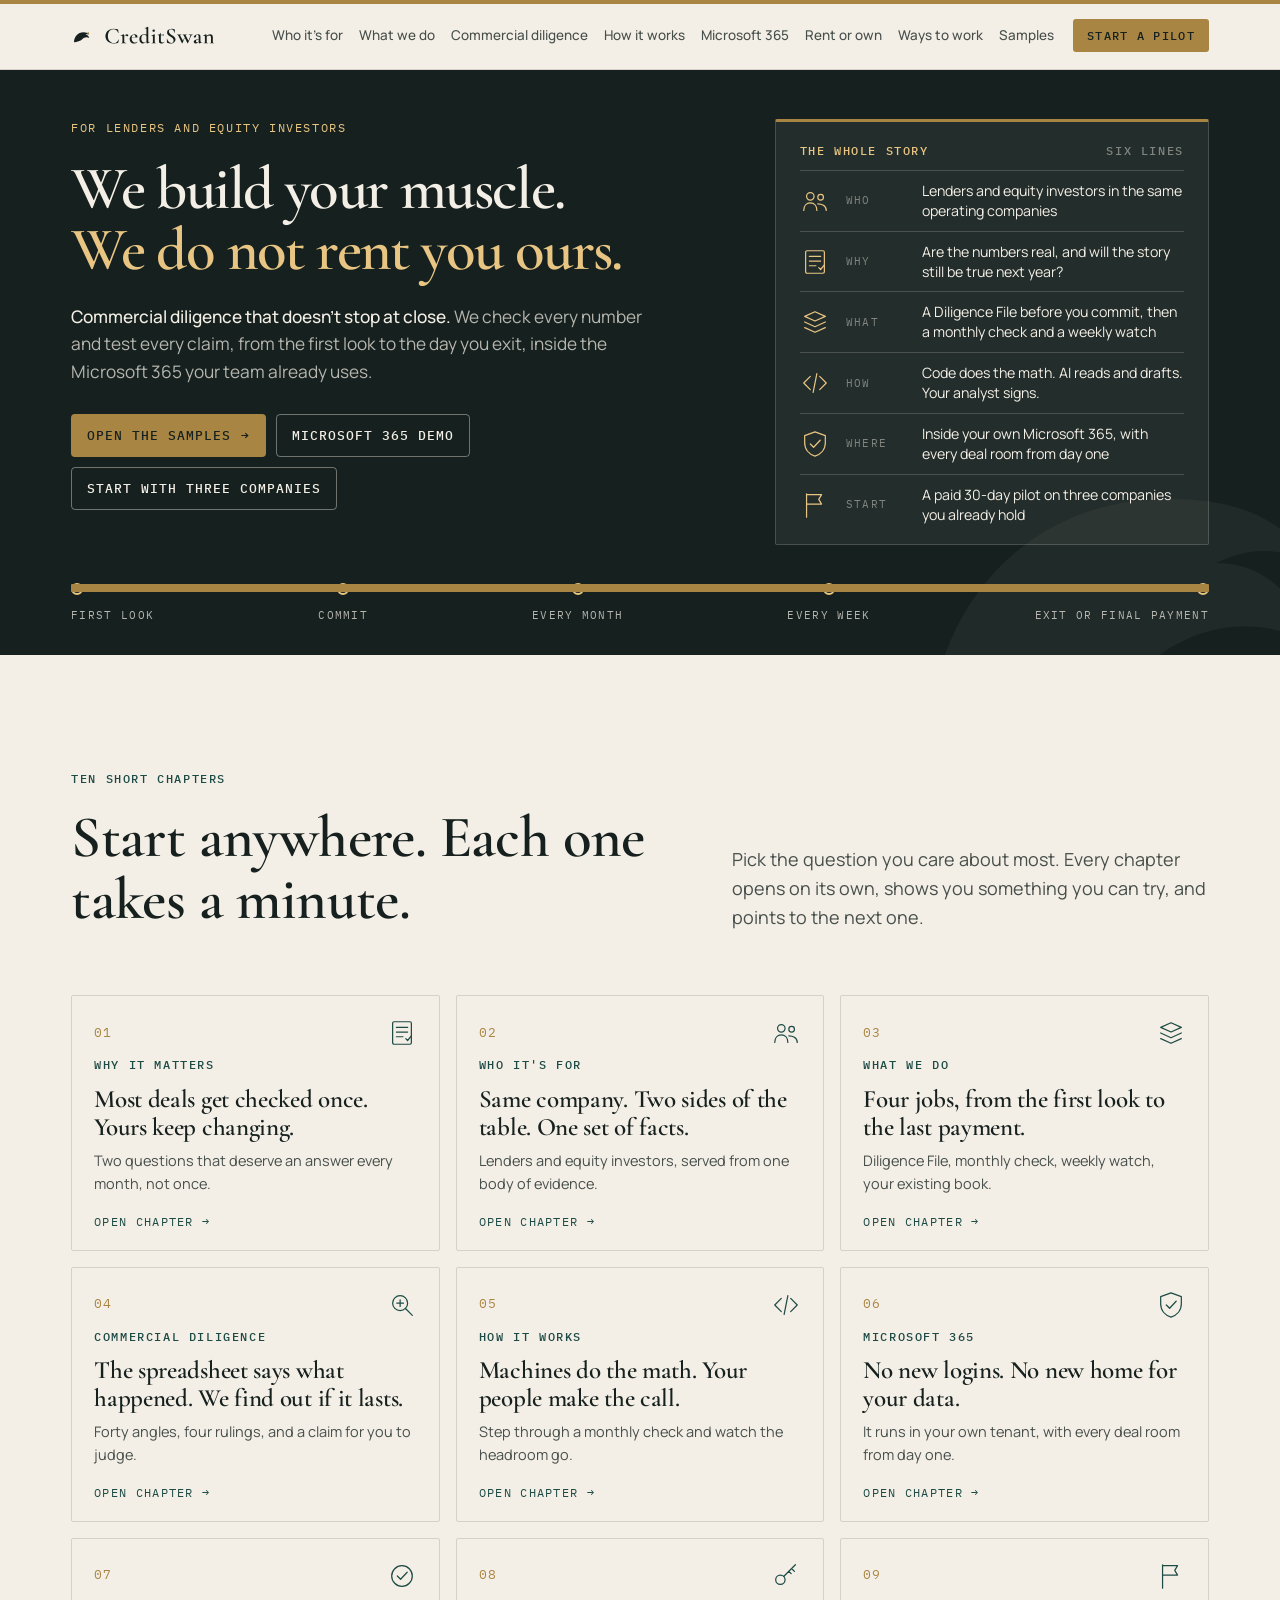
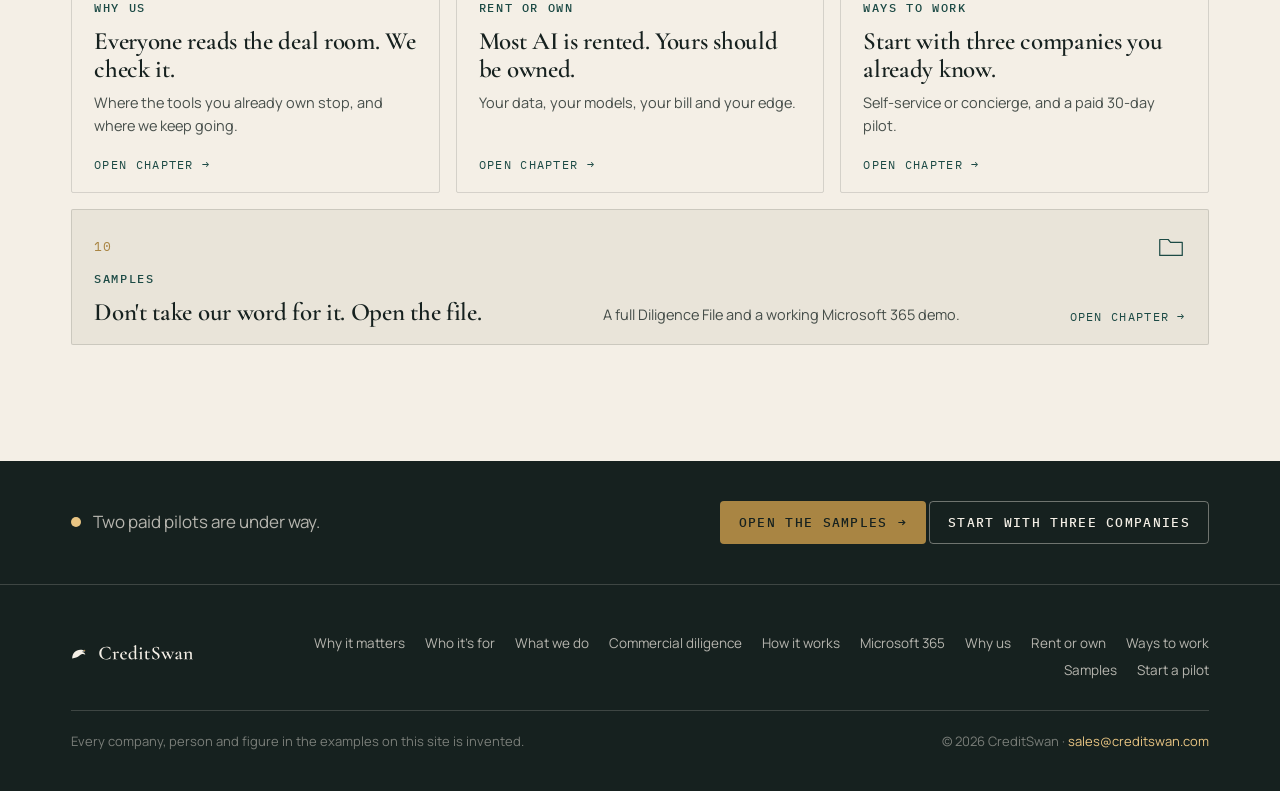
<file: index.html>
<!doctype html>
<html lang="en">
<head>
<meta charset="utf-8">
<meta name="viewport" content="width=device-width, initial-scale=1, viewport-fit=cover">
<meta name="robots" content="noindex">
<meta name="color-scheme" content="light">
<title>CreditSwan · We build your muscle. We do not rent you ours.</title>
<meta name="description" content="Commercial diligence that doesn't stop at close. Every figure rebuilt and every claim tested, for lenders and equity investors, inside your own Microsoft 365.">
<link rel="canonical" href="https://creditswan.com/">
<meta property="og:url" content="https://creditswan.com/">
<meta property="og:title" content="CreditSwan · We build your muscle. We do not rent you ours.">
<link rel="icon" href="data:image/svg+xml,%3Csvg xmlns=%22http://www.w3.org/2000/svg%22 viewBox=%220 0 40 40%22%3E%3Cpath d=%22M8 30c0-9 6-16 15-16 4 0 7 1 9 4-2-1-4-1-6 0 3 0 5 2 6 5-4-2-8-1-11 2-3 3-8 4-13 5z%22 fill=%22%2316211F%22/%3E%3Ccircle cx=%2230.5%22 cy=%2215.5%22 r=%221.4%22 fill=%22%23A98543%22/%3E%3C/svg%3E">
<script>document.documentElement.classList.add("js")</script>
<link rel="preconnect" href="https://fonts.googleapis.com">
<link rel="preconnect" href="https://fonts.gstatic.com" crossorigin>
<link href="https://fonts.googleapis.com/css2?family=Cormorant+Garamond:ital,wght@0,500;0,600;1,500&family=Manrope:wght@400;500;700&family=IBM+Plex+Mono:wght@400;500&display=swap" rel="stylesheet">
<style>
:root{
  --ink:#16211F;--cream:#F4EFE6;--gold:#A98543;--teal:#1C4A45;--pale:#E9C583;--claret:#5C2B2E;--coral:#FF8A80;
  --line:rgba(22,33,31,.14);--line2:rgba(22,33,31,.30);--muted:rgba(22,33,31,.78);--faint:rgba(22,33,31,.55);
  --dline:rgba(244,239,230,.18);--dpanel:rgba(244,239,230,.06);--dmuted:rgba(244,239,230,.72);--dfaint:rgba(244,239,230,.45);
  --tint:#E9E4D9;
  --serif:'Cormorant Garamond',Georgia,serif;--sans:'Manrope',-apple-system,'Segoe UI',sans-serif;--mono:'IBM Plex Mono',ui-monospace,monospace;
  --gut:clamp(16px,4vw,56px);--maxw:1240px;--hdr:68px;
}
*{box-sizing:border-box}
html,body{min-height:100%;margin:0}
html{scroll-behavior:smooth;scroll-padding-top:calc(var(--hdr) + 12px);-webkit-text-size-adjust:100%}
body{background:var(--cream);color:var(--ink);font-family:var(--sans);font-size:16px;line-height:1.6;overflow-x:hidden}
img,svg{max-width:100%}
a{color:inherit}
p{margin:0}
h1,h2,h3{margin:0;font-family:var(--serif);font-weight:600;letter-spacing:-.6px;line-height:1.06}
.vh{position:absolute!important;width:1px;height:1px;overflow:hidden;clip:rect(0 0 0 0);white-space:nowrap}
.wrap{max-width:var(--maxw);margin:0 auto;padding:0 var(--gut)}
.label{font-family:var(--mono);font-size:11.5px;letter-spacing:1.6px;text-transform:uppercase;color:var(--teal);font-weight:500}
.ink .label{color:var(--pale)}
.mono{font-family:var(--mono)}
.gold{color:var(--gold)}
.ink .gold{color:var(--pale)}
.skip{position:absolute;left:-999px;top:8px;background:var(--gold);color:var(--ink);padding:8px 12px;z-index:100;font-family:var(--mono);font-size:12px}
.skip:focus{left:8px}

/* ---------- header ---------- */
header.site{position:sticky;top:0;z-index:50;background:var(--cream);border-top:4px solid var(--gold);border-bottom:1px solid var(--line)}
header.site .wrap{display:flex;align-items:center;gap:24px;height:calc(var(--hdr) - 5px)}
.brand{display:flex;align-items:center;color:var(--ink);text-decoration:none;flex:none}
.lockup{height:46px;margin-left:-10px;width:auto;display:block}
nav.primary{display:flex;align-items:center;gap:2px;margin-left:auto}
nav.primary a{font-size:13.5px;font-weight:500;color:var(--muted);text-decoration:none;padding:8px 7px;border-radius:3px;white-space:nowrap;position:relative}
nav.primary a:hover{color:var(--ink)}
nav.primary a[aria-current="true"]{color:var(--ink)}
nav.primary a[aria-current="true"]::after{content:"";position:absolute;left:7px;right:7px;bottom:2px;height:2px;background:var(--gold)}
nav.primary a.btn{margin-left:10px;color:var(--ink)}
nav.primary a.btn::after{display:none}
.menu{display:none;margin-left:auto;font-family:var(--mono);font-size:12px;letter-spacing:1.4px;text-transform:uppercase;background:none;border:1px solid var(--line2);color:var(--ink);padding:8px 12px;border-radius:3px;cursor:pointer}

/* ---------- buttons ---------- */
.btn{display:inline-flex;align-items:center;gap:10px;font-family:var(--mono);font-size:12.5px;letter-spacing:1.3px;text-transform:uppercase;font-weight:500;padding:13px 18px;border-radius:4px;text-decoration:none;border:1px solid transparent;cursor:pointer;line-height:1.2;transition:background .2s,color .2s,border-color .2s}
.btn-gold{background:var(--gold);color:var(--ink)}
.btn-gold:hover{background:var(--pale)}
.btn-line{border-color:var(--line2);color:var(--ink);background:transparent}
.btn-line:hover{border-color:var(--ink)}
.ink .btn-line{border-color:rgba(244,239,230,.4);color:var(--cream)}
.ink .btn-line:hover{border-color:var(--cream)}
.btn.sm{padding:9px 13px;font-size:11.5px}
.arr{transition:transform .2s}
.btn:hover .arr{transform:translateX(3px)}

/* ---------- sections ---------- */
section.band{padding:clamp(64px,9vw,120px) 0;position:relative}
section.ink{background:var(--ink);color:var(--cream)}
section.tint{background:var(--tint)}
.shead{display:grid;grid-template-columns:minmax(0,1.25fr) minmax(0,1fr);gap:24px 64px;align-items:end;margin-bottom:clamp(36px,5vw,64px)}
.shead .k{display:flex;align-items:center;gap:14px;margin-bottom:18px}
.shead .k .n{font-family:var(--mono);font-size:11.5px;color:var(--gold);letter-spacing:1.4px}
.shead .k i{display:block;width:36px;height:1px;background:currentColor;opacity:.4}
.shead h2{font-size:clamp(36px,4.6vw,62px)}
.shead .lede{font-size:18px;color:var(--muted);max-width:520px}
.ink .shead .lede{color:var(--dmuted)}
.ink .shead .k{color:var(--pale)}

/* expandable notes */
/* legacy details */
details.more{margin-top:44px;border-top:1px solid var(--line);border-bottom:1px solid var(--line)}
.ink /* legacy details */
details.more{border-color:var(--dline)}
details.more summary{list-style:none;cursor:pointer;display:flex;align-items:center;gap:14px;padding:18px 0;font-family:var(--mono);font-size:12px;letter-spacing:1.5px;text-transform:uppercase;color:var(--teal)}
.ink details.more summary{color:var(--pale)}
details.more summary::-webkit-details-marker{display:none}
details.more summary .pm{width:22px;height:22px;border:1px solid currentColor;border-radius:50%;position:relative;flex:none}
details.more summary .pm::before,details.more summary .pm::after{content:"";position:absolute;left:5px;right:5px;top:10px;height:1px;background:currentColor;transition:transform .25s}
details.more summary .pm::after{transform:rotate(90deg)}
details.more[open] summary .pm::after{transform:rotate(0)}
details.more .mbody{padding:4px 0 32px;display:grid;grid-template-columns:repeat(auto-fit,minmax(min(100%,300px),1fr));gap:24px 48px}
details.more .mbody p{font-size:15.5px;color:var(--muted)}
.ink details.more .mbody p{color:var(--dmuted)}
details.more .mbody b{color:var(--ink);font-weight:700;display:block;margin-bottom:4px;font-size:15px}
.ink details.more .mbody b{color:var(--cream)}

/* ---------- hero ---------- */
.hero{background:var(--ink);color:var(--cream);position:relative;overflow:hidden;padding:clamp(40px,5.4vh,64px) 0 clamp(28px,3.4vh,40px)}
.hero .mark{position:absolute;right:-160px;bottom:-260px;width:640px;height:640px;opacity:.045;pointer-events:none;color:var(--cream)}
.hero-grid{display:grid;grid-template-columns:minmax(0,1.5fr) minmax(0,1fr);gap:52px;align-items:start;position:relative}
.hero .eb{font-family:var(--mono);font-size:11.5px;letter-spacing:1.6px;text-transform:uppercase;color:var(--pale);margin-bottom:22px}
.hero h1{font-size:clamp(44px,4.75vw,70px);letter-spacing:-1.6px;line-height:1.0}
.hero h1 span{color:var(--pale);display:block}
.hero .lede{font-size:clamp(17px,1.35vw,19.5px);color:var(--dmuted);margin-top:22px;max-width:600px}
.hero .lede b{color:var(--cream);font-weight:500}
.ctas{display:flex;flex-wrap:wrap;gap:10px;margin-top:28px}
.ctas .btn{padding:13px 15px;letter-spacing:1px}
.story{border:1px solid var(--dline);border-top:3px solid var(--gold);background:var(--dpanel);padding:6px 24px 10px;border-radius:2px}
.hero .label{color:var(--pale)}
.story .st-h{display:flex;justify-content:space-between;align-items:center;padding:14px 0 10px;border-bottom:1px solid var(--dline)}
.story ol{list-style:none;margin:0;padding:0}
.story li{display:grid;grid-template-columns:34px 64px minmax(0,1fr);gap:12px;align-items:center;padding:10px 0;border-bottom:1px solid var(--dline);text-decoration:none}
.story li:last-child{border-bottom:0}
.story li svg{color:var(--pale)}
.story li .t{font-family:var(--mono);font-size:10.5px;letter-spacing:1.4px;color:var(--dfaint);text-transform:uppercase}
.story li .d{font-size:14.2px;line-height:1.4;color:var(--cream)}
.story li a{text-decoration:none}
.story li a:hover{text-decoration:underline;text-decoration-color:var(--gold);text-underline-offset:3px}
.life{margin-top:clamp(30px,4.6vh,52px);position:relative}
.life .track{height:2px;background:var(--dline);position:relative}
.life .track i{position:absolute;left:0;top:-3px;height:8px;width:100%;background:var(--gold);transform-origin:left;border-radius:1px}
.life .pts{display:flex;justify-content:space-between;margin-top:-6px}
.life .pts span{font-family:var(--mono);font-size:11px;letter-spacing:1.3px;text-transform:uppercase;color:var(--dmuted);display:flex;flex-direction:column;align-items:flex-start;gap:12px}
.life .pts span:last-child{align-items:flex-end}
.life .pts span:nth-child(n+2):nth-last-child(n+2){align-items:center}
.life .pts b{display:block;width:12px;height:12px;border-radius:50%;background:var(--ink);border:2px solid var(--pale)}
.life .cap{font-family:var(--mono);font-size:10.5px;letter-spacing:2px;color:var(--dfaint);margin-top:12px;text-align:center}

/* ---------- why ---------- */
.two{display:grid;grid-template-columns:1fr 1fr;gap:24px}
.q{border:1px solid var(--line);padding:32px;display:grid;grid-template-columns:auto 1fr;gap:24px;align-items:start;background:transparent;border-radius:2px}
.q.g{border-top:3px solid var(--gold)}
.q:not(.g){border-top:3px solid var(--teal)}
.q h3{font-size:clamp(30px,3vw,42px);margin:6px 0 10px}
.q p{color:var(--muted);font-size:15.5px}
.cov{margin-top:40px;border:1px solid var(--line);padding:30px 32px 26px;border-radius:2px}
.cov .row{display:grid;grid-template-columns:150px minmax(0,1fr);gap:20px;align-items:center;margin-bottom:22px}
.cov .rl{font-family:var(--mono);font-size:11.5px;letter-spacing:1.4px;text-transform:uppercase;color:var(--faint)}
.cov .rl.g{color:var(--gold)}
.cov .tr{position:relative;height:38px;background:repeating-linear-gradient(90deg,transparent 0 calc(25% - 1px),var(--line) calc(25% - 1px) 25%)}
.cov .tk{position:absolute;top:4px;bottom:4px;left:20%;width:22px;background:var(--teal);transform-origin:left;border-radius:1px}
.cov .ht{position:absolute;top:13px;height:12px;left:calc(20% + 30px);right:0;background:repeating-linear-gradient(135deg,rgba(22,33,31,.22) 0 2px,transparent 2px 8px);transform-origin:left}
.cov .gb{position:absolute;top:4px;bottom:4px;left:0;right:0;background:var(--gold);transform-origin:left;border-radius:1px}
.cov em{position:absolute;font-style:normal;background:var(--cream);padding:0 6px;font-size:13px;color:var(--muted);top:50%;transform:translateY(-50%);white-space:nowrap}
.cov .gb em{color:var(--ink);font-weight:500;left:16px;background:none}
.cov .x{display:grid;grid-template-columns:150px minmax(0,1fr);gap:20px}
.cov .x div{position:relative;height:18px;font-family:var(--mono);font-size:10.5px;letter-spacing:1.2px;text-transform:uppercase;color:var(--faint)}
.cov .x div span{position:absolute;white-space:nowrap}

/* ---------- who ---------- */
.who{display:grid;grid-template-columns:minmax(0,1fr) minmax(0,1.15fr) minmax(0,1fr);gap:0;align-items:stretch;position:relative}
.side{border:1px solid var(--dline);background:var(--dpanel);padding:32px 28px;border-radius:2px;display:flex;flex-direction:column;gap:10px}
.side h3{font-size:28px;margin-top:4px}
.side .sub{font-size:14.5px;color:var(--dmuted)}
.side .ask{margin-top:auto;padding-top:18px;border-top:1px solid var(--dline);font-family:var(--serif);font-size:24px;font-style:italic;color:var(--pale)}
.mid{display:flex;flex-direction:column;align-items:center;justify-content:center;padding:0 24px;position:relative}
.mid svg.links{position:absolute;inset:0;width:100%;height:100%;overflow:visible}
.co{position:relative;z-index:1;border:1px solid var(--pale);background:var(--ink);padding:26px 22px;text-align:center;width:100%;max-width:290px;border-radius:2px}
.co svg{color:var(--cream)}
.co b{display:block;font-family:var(--serif);font-size:26px;font-weight:600;margin-top:8px}
.co span{font-size:13px;color:var(--dmuted);display:block;margin-top:6px}
.evd{position:relative;z-index:1;margin-top:18px;text-align:center;background:var(--ink);padding:4px 10px}
.evd b{font-family:var(--mono);font-size:11.5px;letter-spacing:1.6px;color:var(--pale);text-transform:uppercase;font-weight:500}
.evd span{display:block;font-size:13px;color:var(--dmuted);margin-top:4px}
.tri{display:grid;grid-template-columns:repeat(3,1fr);gap:0;margin-top:40px;border-top:1px solid var(--dline)}
.tri div{padding:24px 24px 0 0}
.tri div+div{padding-left:24px;border-left:1px solid var(--dline)}
.tri b{display:block;font-family:var(--mono);font-size:11.5px;letter-spacing:1.5px;text-transform:uppercase;color:var(--pale);font-weight:500;margin-bottom:8px}
.tri span{font-size:15px;color:var(--dmuted)}

/* ---------- what: four jobs ---------- */
.jobs{display:grid;grid-template-columns:repeat(4,1fr);gap:20px;position:relative}
.jobs .rail{position:absolute;left:0;right:0;top:27px;height:2px;background:var(--line)}
.jobs .rail i{position:absolute;inset:0;background:var(--teal);transform-origin:left}
.job{position:relative;padding-top:0;display:flex;flex-direction:column}
.job .jn{width:56px;height:56px;border-radius:50%;border:2px solid var(--teal);background:var(--cream);display:flex;align-items:center;justify-content:center;font-family:var(--mono);font-size:15px;color:var(--teal);position:relative;z-index:1;font-weight:500}
.job.g .jn{border-color:var(--gold);color:var(--gold)}
.job .card{flex:1;margin-top:22px;border:1px solid var(--line);padding:24px 22px 22px;border-radius:2px;min-height:248px;display:flex;flex-direction:column}
.job.g .card{border-top:3px solid var(--gold)}
.job .card svg{color:var(--teal);margin-bottom:12px}
.job.g .card svg{color:var(--gold)}
.job h3{font-size:28px;margin:6px 0 10px}
.job p{font-size:15px;color:var(--muted)}
.job .for{margin-top:auto;padding-top:14px;display:grid;gap:6px}
.job .for span{font-size:13px;color:var(--ink);display:flex;gap:8px;align-items:baseline}
.job .for span i{font-family:var(--mono);font-style:normal;font-size:10px;letter-spacing:1.2px;color:var(--teal);text-transform:uppercase;flex:none;width:58px}
.askbar{margin-top:28px;background:var(--teal);color:var(--cream);padding:24px 28px;display:flex;gap:22px;align-items:center;border-radius:2px}
.askbar svg{color:var(--pale);flex:none}
.askbar p{font-size:16px;color:var(--dmuted)}
.askbar b{color:var(--cream)}

/* ---------- signature ---------- */
.sig{display:grid;grid-template-columns:minmax(0,1fr) minmax(0,1fr);gap:56px;align-items:center}
.wheel{position:relative;width:100%;max-width:560px;aspect-ratio:1;margin:0 auto}
.wheel svg.ring{position:absolute;inset:0;width:100%;height:100%}
.hub{position:absolute;left:30%;right:30%;top:50%;margin-top:-34px;text-align:center}
.hub b{display:block;font-family:var(--serif);font-size:clamp(24px,2.4vw,32px);font-weight:600;color:var(--cream)}
.hub span{display:block;font-size:13px;color:var(--dmuted);margin-top:6px;line-height:1.4}
.ang{position:absolute;width:118px;margin:-50px 0 0 -59px;text-align:center;display:flex;flex-direction:column;align-items:center;gap:6px}
.ang .ic{width:64px;height:64px;border-radius:50%;background:var(--ink);border:1px solid var(--dline);display:flex;align-items:center;justify-content:center;color:var(--pale)}
.ang span:not(.ic){background:var(--ink);padding:2px 5px;font-family:var(--mono);font-size:10.5px;letter-spacing:1.2px;text-transform:uppercase;color:var(--cream);line-height:1.3}
.sigr .big{font-family:var(--serif);font-size:clamp(28px,2.8vw,38px);line-height:1.15;color:var(--cream)}
.sigr .big b{color:var(--pale);font-weight:600}
.rul{margin-top:32px;border-top:1px solid var(--dline);padding-top:20px}
.rul .rr{display:grid;grid-template-columns:repeat(2,1fr);gap:12px 24px;margin-top:14px}
.rul .rr div{display:flex;align-items:center;gap:12px;font-size:15px}
.rd{width:14px;height:14px;border-radius:50%;flex:none;display:inline-block}
.rd.s{background:var(--teal);border:1px solid #6E9C95}
.rd.p{background:var(--pale)}
.rd.c{background:var(--coral)}
.rd.n{border:2px solid rgba(244,239,230,.6)}
.kinds{margin-top:28px;border-top:1px solid var(--dline);padding-top:20px}
.kinds .ch{display:flex;flex-wrap:wrap;gap:8px;margin-top:14px}
.kinds .ch span{font-size:13px;border:1px solid var(--dline);padding:6px 10px;border-radius:2px;color:var(--dmuted)}
.kinds p.s{font-size:13.5px;color:var(--dfaint);margin-top:14px}
.ex15{margin-top:56px;border:1px solid var(--dline);padding:28px 30px;border-radius:2px;display:grid;grid-template-columns:minmax(0,1fr) minmax(0,1.4fr);gap:40px;align-items:center}
.ex15 h3{font-size:30px;margin-top:10px}
.ex15 p{color:var(--dmuted);font-size:15px;margin-top:10px}
.stack15{display:flex;height:46px;gap:3px}
.stack15 i{display:block;height:100%;transform-origin:left;border-radius:1px}
.stack15 .p{background:var(--pale)}.stack15 .c{background:var(--coral)}.stack15 .n{border:2px solid rgba(244,239,230,.55)}
.k15{display:flex;flex-wrap:wrap;gap:8px 22px;margin-top:14px;font-size:13.5px;color:var(--dmuted)}
.k15 span{display:flex;align-items:center;gap:8px}
.k15 b{font-family:var(--mono);color:var(--cream);font-weight:500}
.syn{font-family:var(--mono);font-size:10px;letter-spacing:1.4px;text-transform:uppercase;border:1px solid currentColor;padding:2px 6px;border-radius:2px;color:var(--gold);white-space:nowrap}
.ink .syn{color:var(--pale)}
.angtabs{display:flex;flex-wrap:wrap;gap:6px;margin:8px 0 18px}
.angtabs button{font-family:var(--sans);font-size:13.5px;font-weight:500;background:none;border:1px solid var(--dline);color:var(--dmuted);padding:8px 12px;border-radius:3px;cursor:pointer}
.angtabs button .mono{color:var(--pale);margin-left:6px;font-size:12px}
.angtabs button[aria-selected="true"]{border-color:var(--pale);color:var(--cream)}
.anglist{display:grid;grid-template-columns:repeat(auto-fill,minmax(min(100%,340px),1fr));gap:0 40px}
.anglist li{list-style:none;display:grid;grid-template-columns:32px minmax(0,1fr);gap:10px;padding:12px 0;border-bottom:1px solid var(--dline)}
.anglist li .mono{font-size:11.5px;color:var(--pale);padding-top:3px}
.anglist li b{display:block;font-weight:500;font-size:15px;color:var(--cream)}
.anglist li span{font-size:13.5px;color:var(--dmuted)}
.anglist ol{margin:0;padding:0;display:contents}
.anglist ol[hidden]{display:none}
.anglist .gname{grid-column:1/-1;font-family:var(--mono);font-size:11px;letter-spacing:1.5px;text-transform:uppercase;color:var(--dfaint);padding:20px 0 4px}

/* ---------- how ---------- */
.flow{display:grid;grid-template-columns:minmax(0,1fr) 44px minmax(0,1fr) 44px minmax(0,.86fr) 44px minmax(0,1fr);align-items:center;gap:0}
.fc{display:flex;flex-direction:column;gap:10px}
.fc>.label{margin-bottom:4px}
.nd{display:flex;gap:14px;align-items:center;border:1px solid var(--line);padding:13px 14px;border-radius:2px;background:var(--cream)}
.nd svg{color:var(--teal);flex:none}
.nd.g{border-color:var(--gold);border-width:1px 1px 1px 3px}
.nd.g svg{color:var(--gold)}
.nd b{display:block;font-size:14.5px;font-weight:700;line-height:1.3}
.nd span{display:block;font-size:12.8px;color:var(--muted);line-height:1.35}
.farr{display:flex;justify-content:center;color:var(--gold)}
.farr svg{width:36px;height:20px}
.exw{display:grid;grid-template-columns:minmax(0,1.15fr) minmax(0,1fr);gap:24px;margin-top:48px;align-items:start}
.exc{border:1px solid var(--line);padding:26px 28px;border-radius:2px;background:var(--cream)}
.exc .top{display:flex;justify-content:space-between;align-items:center;gap:12px;flex-wrap:wrap;margin-bottom:18px}
.seg{display:inline-flex;border:1px solid var(--line2);border-radius:3px;overflow:hidden}
.seg button{font-family:var(--mono);font-size:11px;letter-spacing:1.2px;text-transform:uppercase;padding:8px 12px;background:none;border:0;cursor:pointer;color:var(--muted)}
.seg button+button{border-left:1px solid var(--line2)}
.seg button[aria-pressed="true"]{background:var(--ink);color:var(--cream)}
.exc h3{font-size:clamp(24px,2.3vw,30px);margin-bottom:18px}
.bars{padding-top:20px}
.bars .br{display:grid;grid-template-columns:170px minmax(0,1fr) 64px;gap:14px;align-items:center;margin-bottom:12px;font-size:13.5px;color:var(--muted)}
.bars .bt{position:relative;height:22px}
.bars .bt i{position:absolute;left:0;top:0;bottom:0;transform-origin:left;border-radius:1px}
.bars .bt .r{background:rgba(22,33,31,.30)}
.bars .bt .k{background:var(--gold)}
.bars .bt .l{position:absolute;top:-8px;bottom:-8px;width:0;border-left:2px dashed var(--claret)}
.bars .bt .l em{position:absolute;top:-18px;left:4px;font-style:normal;font-family:var(--mono);font-size:10.5px;color:var(--claret);white-space:nowrap;letter-spacing:.6px}
.bars .v{font-family:var(--mono);font-size:14px;color:var(--ink);text-align:right}
.exc .note{margin-top:16px;padding-top:14px;border-top:1px solid var(--line);font-size:14.5px;color:var(--muted)}
.exc .note b{color:var(--ink)}
.exc .foot{display:flex;justify-content:space-between;gap:12px;margin-top:12px;font-family:var(--mono);font-size:10.5px;letter-spacing:1.2px;text-transform:uppercase;color:var(--faint);flex-wrap:wrap}
.wk svg{width:100%;height:auto;display:block}
.wk svg text{font-family:var(--mono);font-size:10px;fill:var(--faint);letter-spacing:.8px}
.alert{display:flex;gap:12px;align-items:flex-start;margin-top:14px;padding:14px 16px;background:var(--tint);border-left:3px solid var(--pale);border-radius:2px}
.alert .dot{width:8px;height:8px;border-radius:50%;background:var(--gold);margin-top:7px;flex:none}
.alert p{font-size:14px;color:var(--muted)}
.alert b{color:var(--claret);font-family:var(--mono);font-size:10.5px;letter-spacing:1.3px;text-transform:uppercase;display:block;font-weight:500}

/* ---------- tenant ---------- */
.ten{display:grid;grid-template-columns:200px 60px minmax(0,1fr) 60px 170px;align-items:center}
.eng,.out{text-align:center;display:flex;flex-direction:column;align-items:center;gap:8px}
.eng svg{color:var(--pale)}
.eng b,.out b{font-family:var(--serif);font-size:22px;font-weight:600}
.eng span,.out span{font-size:13px;color:var(--dmuted);line-height:1.4}
.out{opacity:.8}
.out svg{color:var(--dfaint)}
.tarr{display:flex;justify-content:center;color:var(--gold)}
.tarr svg{width:40px;height:22px}
.tarr.x{color:var(--dfaint)}
.tarr.x svg{width:44px;height:30px}
.box{border:1px solid var(--pale);padding:22px;border-radius:2px;position:relative}
.box>.label{display:block;margin-bottom:16px}
.apps{display:grid;grid-template-columns:repeat(4,1fr);gap:10px}
.ap{border:1px solid var(--dline);background:var(--dpanel);padding:14px 12px;border-radius:2px;display:flex;flex-direction:column;gap:4px;min-height:118px}
.ap svg{color:var(--pale);margin-bottom:4px}
.ap b{font-size:14.5px}
.ap span{font-size:12.5px;color:var(--dmuted);line-height:1.35}
.facts{display:grid;grid-template-columns:repeat(4,1fr);margin-top:44px;border-top:1px solid var(--dline)}
.facts div{padding:22px 22px 0 0}
.facts div+div{padding-left:22px;border-left:1px solid var(--dline)}
.facts b{display:block;font-family:var(--serif);font-size:clamp(28px,2.8vw,40px);font-weight:600;color:var(--pale);line-height:1.05}
.facts span{font-size:14px;color:var(--dmuted);display:block;margin-top:8px}

/* ---------- why us matrix ---------- */
.mxw{overflow-x:auto;border:1px solid var(--line);border-radius:2px}
table.mx{width:100%;border-collapse:collapse;min-width:760px}
table.mx th,table.mx td{padding:16px 14px;border-bottom:1px solid var(--line);text-align:center;font-size:14.5px}
table.mx th{font-family:var(--mono);font-size:10.5px;letter-spacing:1.3px;text-transform:uppercase;color:var(--teal);font-weight:500;vertical-align:bottom;line-height:1.4}
table.mx td:first-child,table.mx th:first-child{text-align:left;width:34%}
table.mx td:first-child{font-weight:500}
table.mx .cs{background:var(--ink);color:var(--cream)}
table.mx th.cs{color:var(--pale);border-top:3px solid var(--gold)}
table.mx tr:last-child td{border-bottom:0}
table.mx tbody tr:hover td:not(.cs){background:var(--tint)}
.dt{display:inline-block;width:14px;height:14px;border-radius:50%;vertical-align:middle}
.dt.y{background:var(--teal)}
.dt.p{background:linear-gradient(90deg,var(--teal) 50%,transparent 50%);border:1.5px solid var(--teal)}
.dt.n{border:1.5px solid var(--line2)}
.cs .dt.y{background:var(--pale)}
.mxhint{display:none;font-family:var(--mono);font-size:10.5px;letter-spacing:1.3px;text-transform:uppercase;color:var(--faint);margin-bottom:8px}
.mxk{display:flex;flex-wrap:wrap;gap:10px 24px;margin-top:16px;font-size:13.5px;color:var(--muted);align-items:center}
.mxk span{display:flex;gap:8px;align-items:center}
.mxk .s{margin-left:auto;color:var(--faint);font-size:13px}

/* ---------- ways ---------- */
.ways{display:grid;grid-template-columns:1fr 1fr 1.3fr;gap:20px}
.way{border:1px solid var(--dline);background:var(--dpanel);padding:30px 28px;border-radius:2px;display:flex;flex-direction:column;gap:8px}
.way svg{color:var(--pale);margin-bottom:6px}
.way h3{font-size:30px}
.way p{font-size:15px;color:var(--dmuted)}
.way.pilot{background:var(--pale);color:var(--ink);border-color:var(--pale)}
.way.pilot svg{color:var(--ink)}
.way.pilot .label{color:var(--ink)}
.way.pilot p{color:rgba(22,33,31,.8)}
.steps{display:grid;grid-template-columns:repeat(5,1fr);gap:0;margin-top:40px;position:relative}
.steps .rail{position:absolute;left:0;right:0;top:15px;height:1px;background:var(--dline)}
.steps .rail i{position:absolute;inset:0;background:var(--pale);transform-origin:left}
.steps div.s{position:relative;padding-right:20px}
.steps .n{width:30px;height:30px;border-radius:50%;background:var(--ink);border:1px solid var(--pale);color:var(--pale);font-family:var(--mono);font-size:11.5px;display:flex;align-items:center;justify-content:center;position:relative}
.steps b{display:block;margin-top:14px;font-size:15.5px}
.steps span{display:block;font-size:13.5px;color:var(--dmuted);margin-top:4px}
.proof{margin-top:40px;display:flex;align-items:center;gap:14px;font-size:15px;color:var(--dmuted)}
.proof i{width:10px;height:10px;border-radius:50%;background:var(--pale);flex:none}

/* ---------- samples ---------- */
.stabs{display:flex;gap:0;border-bottom:1px solid var(--line);margin-bottom:28px;flex-wrap:wrap}
.stabs button{font-family:var(--sans);font-size:15px;font-weight:500;background:none;border:0;padding:14px 22px 14px 0;margin-right:22px;color:var(--muted);cursor:pointer;position:relative;display:flex;gap:10px;align-items:center}
.stabs button .mono{font-size:12px;color:var(--faint)}
.stabs button[aria-selected="true"]{color:var(--ink)}
.stabs button[aria-selected="true"] .mono{color:var(--gold)}
.stabs button[aria-selected="true"]::after{content:"";position:absolute;left:0;right:0;bottom:-1px;height:2px;background:var(--gold)}
.sp-head{display:grid;grid-template-columns:minmax(0,1fr) minmax(0,1.2fr);gap:20px 48px;margin-bottom:26px;align-items:end}
.sp-head h3{font-size:clamp(28px,3vw,40px);margin-top:8px}
.sp-head p{color:var(--muted)}
.gate{display:grid;grid-template-columns:minmax(0,1.2fr) minmax(0,1fr);gap:0;border:1px solid var(--line);border-radius:2px;overflow:hidden}
.gate-img{background:var(--ink);position:relative;min-height:320px}
.gate-img img{width:100%;height:100%;object-fit:cover;object-position:top left;display:block;opacity:.92}
.gate-form{padding:36px 34px;display:flex;flex-direction:column;gap:12px;justify-content:center}
.gate-form h4{font-family:var(--serif);font-size:30px;font-weight:600;margin:4px 0 0;line-height:1.1;letter-spacing:-.4px}
.gate-form p{font-size:14.5px;color:var(--muted)}
.gate-row{display:flex;gap:8px;margin-top:6px;flex-wrap:wrap}
.gate-row input{flex:1;min-width:200px;font:inherit;font-size:15px;padding:12px 14px;border:1px solid var(--line2);border-radius:3px;background:var(--cream);color:var(--ink)}
.gate-row input:focus,form.talk input:focus,form.talk select:focus,form.talk textarea:focus{outline:2px solid var(--gold);outline-offset:1px}
.gate-err{font-size:13.5px;color:var(--claret);min-height:1em}
.gate-err.ok{display:flex;align-items:center;gap:8px;color:var(--teal);font-weight:600}
.gate-err.ok::before{content:"\2713";display:inline-grid;place-items:center;width:20px;height:20px;border-radius:50%;background:var(--teal);color:var(--cream);font-size:12px;flex:none}
.gate-row button[disabled]{background:var(--teal);color:var(--cream);cursor:default;opacity:1}
.gate-done{display:flex;align-items:center;gap:10px;margin:0 0 16px;padding:12px 16px;border:1px solid rgba(28,74,69,.35);border-left:3px solid var(--teal);background:rgba(28,74,69,.06);border-radius:2px;font-size:14.5px;color:var(--ink)}
.gate-done b{font-family:var(--mono);font-size:11.5px;letter-spacing:1.5px;text-transform:uppercase;color:var(--teal);font-weight:500}
.gate-done b::before{content:"\2713  "}
.parts{display:grid;grid-template-columns:repeat(auto-fill,minmax(min(100%,200px),1fr));gap:8px;margin-bottom:16px}
.part{text-align:left;background:none;border:1px solid var(--line);padding:12px 14px;border-radius:2px;cursor:pointer;display:flex;flex-direction:column;gap:3px;font:inherit;color:var(--ink)}
.part .mono{font-size:10.5px;letter-spacing:1.3px;color:var(--faint)}
.part b{font-size:14.5px}
.part span:last-child{font-size:12.5px;color:var(--muted);line-height:1.35}
.part[aria-pressed="true"]{border-color:var(--gold);box-shadow:inset 0 3px 0 var(--gold)}
.part[aria-pressed="true"] .mono{color:var(--gold)}
.viewer{border:1px solid var(--line2);border-radius:3px;overflow:hidden;background:#fff}
.viewer .chrome{display:flex;align-items:center;gap:14px;padding:9px 14px;background:var(--tint);border-bottom:1px solid var(--line);font-size:12.5px;flex-wrap:wrap}
.viewer .dots{display:flex;gap:5px}
.viewer .dots i{width:9px;height:9px;border-radius:50%;background:rgba(22,33,31,.2)}
.viewer .addr{font-family:var(--mono);font-size:11.5px;color:var(--muted);flex:1;min-width:160px}
.viewer .chrome a{font-family:var(--mono);font-size:11.5px;letter-spacing:.6px;color:var(--teal);text-decoration:none}
.viewer iframe{display:block;width:100%;height:min(78vh,820px);border:0;background:#fff}
.formats{display:grid;grid-template-columns:repeat(3,1fr);gap:20px;margin-top:22px}
.formats div{border-top:1px solid var(--line);padding-top:14px}
.formats b{display:block;font-size:15px;margin:4px 0}
.formats p{font-size:14px;color:var(--muted)}
.smallnote{font-size:14px;color:var(--muted);margin-top:14px}

/* ---------- talk ---------- */
.talkg{display:grid;grid-template-columns:minmax(0,1fr) minmax(0,1fr);gap:56px;align-items:start}
.talkg h2{font-size:clamp(40px,5vw,68px)}
.talkg h2 span{color:var(--pale);display:block}
.talkg .lede{font-size:18px;color:var(--dmuted);margin-top:22px}
.talkg .lede a{color:var(--pale)}
form.talk{display:grid;grid-template-columns:1fr 1fr;gap:14px;border:1px solid var(--dline);padding:28px;background:var(--dpanel);border-radius:2px}
form.talk .full{grid-column:1/-1}
form.talk label{display:block;font-family:var(--mono);font-size:10.5px;letter-spacing:1.4px;text-transform:uppercase;color:var(--dmuted);margin-bottom:6px}
form.talk input,form.talk select,form.talk textarea{width:100%;font:inherit;font-size:15px;padding:11px 12px;border:1px solid rgba(244,239,230,.3);border-radius:3px;background:var(--ink);color:var(--cream)}
form.talk textarea{min-height:92px;resize:vertical}
form.talk .err{color:var(--coral);font-size:13.5px;margin-bottom:8px}
.sent{border:1px solid var(--dline);padding:28px;border-radius:2px;background:var(--dpanel)}
.sent h3{font-size:30px}
.sent p{color:var(--dmuted);margin-top:8px;font-size:15px}
pre.msg{white-space:pre-wrap;font-family:var(--mono);font-size:12.5px;background:var(--ink);border:1px solid var(--dline);padding:16px;margin:16px 0;color:var(--cream);border-radius:2px}
.sent .row{display:flex;gap:10px;flex-wrap:wrap;align-items:center}

/* ---------- footer ---------- */
footer.site{background:var(--ink);color:var(--cream);border-top:1px solid var(--dline);padding:48px 0 40px}
footer.site .wrap{display:grid;grid-template-columns:auto minmax(0,1fr);gap:28px 48px;align-items:start}
footer.site .lockup{height:40px;color:var(--cream)}
footer.site nav{display:flex;flex-wrap:wrap;gap:6px 20px;justify-content:flex-end}
footer.site nav a{font-size:13.5px;color:var(--dmuted);text-decoration:none}
footer.site nav a:hover{color:var(--cream)}
footer.site .fine{grid-column:1/-1;display:flex;justify-content:space-between;gap:16px;flex-wrap:wrap;border-top:1px solid var(--dline);padding-top:20px;font-size:13px;color:var(--dfaint)}
footer.site .fine a{color:var(--pale);text-decoration:none}

/* ---------- motion (ease-out only; final state is the default without JS, in print and under reduced motion) ---------- */
.js .an{opacity:0;transform:translateY(14px);transition:opacity .6s cubic-bezier(.2,.7,.2,1),transform .6s cubic-bezier(.2,.7,.2,1);transition-delay:calc(var(--d,0) * 90ms)}
.js .is-in .an,.js .an.is-in{opacity:1;transform:none}
.js .grow{transform:scaleX(0);transition:transform .9s cubic-bezier(.2,.7,.2,1);transition-delay:calc(var(--d,0) * 90ms)}
.js .is-in .grow{transform:scaleX(1)}
.js .draw{stroke-dasharray:1;stroke-dashoffset:1;transition:stroke-dashoffset 1.1s cubic-bezier(.2,.7,.2,1);transition-delay:calc(var(--d,0) * 90ms)}
.js .is-in .draw{stroke-dashoffset:0}
.js .pop{opacity:0;transition:opacity .4s ease-out;transition-delay:calc(var(--d,0) * 90ms)}
.js .is-in .pop{opacity:1}
.js .hero .an{transition-delay:calc(var(--d,0) * 110ms + 80ms)}
/* ---------- Diligence pipeline (Chapter 04) ---------- */
.cspipe{margin:8px 0 64px;background:var(--cream);color:var(--ink);padding:clamp(10px,2vw,24px);border-radius:2px}
.cspipe .pl-grid{display:grid;grid-template-columns:minmax(232px,1.05fr) minmax(60px,.65fr) minmax(260px,1.5fr) minmax(60px,.65fr) minmax(232px,1.05fr);min-height:364px;border:1px solid rgba(22,33,31,.2);position:relative;isolation:isolate}
.cspipe .pl-list{display:flex;flex-direction:column;min-width:0;position:relative;z-index:2}
.cspipe .pl-list span{display:flex;align-items:center;min-height:39px;padding:0 16px;border-bottom:1px solid rgba(22,33,31,.15);color:#4f5956;font-family:var(--mono);font-size:11.5px;letter-spacing:1.2px;text-transform:uppercase;white-space:nowrap;animation:plRow .55s ease-out both}
.cspipe .pl-list span:last-child{border-bottom:0}
.cspipe .pl-list .pl-head{min-height:49px;color:var(--cream);background:var(--ink);border-bottom:0;letter-spacing:1.45px}
.cspipe .pl-right .pl-head{background:#204d47}
.cspipe .pl-list span:nth-child(1){animation-delay:.08s}.cspipe .pl-list span:nth-child(2){animation-delay:.2s}.cspipe .pl-list span:nth-child(3){animation-delay:.3s}.cspipe .pl-list span:nth-child(4){animation-delay:.4s}.cspipe .pl-list span:nth-child(5){animation-delay:.5s}.cspipe .pl-list span:nth-child(6){animation-delay:.6s}.cspipe .pl-list span:nth-child(7){animation-delay:.7s}.cspipe .pl-list span:nth-child(8){animation-delay:.8s}.cspipe .pl-list span:nth-child(9){animation-delay:.9s}
.cspipe .pl-flow{position:relative;overflow:hidden;animation:plFade .8s ease .35s both}
.cspipe .pl-flow svg{width:100%;height:100%;display:block}
.cspipe .pl-flow path{stroke-dasharray:5 8;animation:plDash 2.2s linear infinite}
.cspipe .pl-flow path:nth-child(even){animation-delay:-.9s}
.cspipe .pl-core{background:var(--ink);border-left:3px solid var(--gold);border-right:3px solid var(--gold);display:flex;align-items:center;justify-content:center;flex-direction:column;gap:14px;text-align:center;padding:28px 18px;animation:plCore .9s cubic-bezier(.2,.7,.2,1) 1.05s both;position:relative;z-index:3;overflow:hidden}
.cspipe .pl-core::after{content:"";position:absolute;inset:0;pointer-events:none;background:linear-gradient(105deg,transparent 30%,rgba(169,133,67,.1) 50%,transparent 70%);transform:translateX(-120%);animation:plSheen 3.8s ease-in-out 2s infinite}
.cspipe .pl-core strong{font-family:var(--serif);font-weight:600;color:var(--cream);font-size:clamp(22px,2.2vw,34px);line-height:1.15;position:relative;z-index:1}
.cspipe .pl-core small{font-family:var(--mono);color:#c6a25e;font-size:11.5px;letter-spacing:2px;text-transform:uppercase;position:relative;z-index:1}
/* play only when the block scrolls into view */
.js .cspipe .pl-list span,.js .cspipe .pl-flow,.js .cspipe .pl-flow path,.js .cspipe .pl-core,.js .cspipe .pl-core::after{animation-play-state:paused}
.js .cspipe.is-in .pl-list span,.js .cspipe.is-in .pl-flow,.js .cspipe.is-in .pl-flow path,.js .cspipe.is-in .pl-core,.js .cspipe.is-in .pl-core::after{animation-play-state:running}
@keyframes plRow{from{opacity:0;transform:translateY(7px)}to{opacity:1;transform:none}}
@keyframes plFade{from{opacity:0}to{opacity:1}}
@keyframes plCore{from{opacity:0;transform:translateY(8px)}to{opacity:1;transform:none}}
@keyframes plDash{to{stroke-dashoffset:-52}}
@keyframes plSheen{0%,28%{transform:translateX(-120%)}62%,100%{transform:translateX(120%)}}
@media (max-width:900px){
  .cspipe{padding:8px}
  .cspipe .pl-grid{grid-template-columns:minmax(0,1fr) minmax(16px,.14fr) minmax(104px,.8fr) minmax(16px,.14fr) minmax(0,1fr);min-height:310px}
  .cspipe .pl-list span{padding:0 7px;white-space:normal;line-height:1.2;letter-spacing:.4px;font-size:9px}
  .cspipe .pl-list .pl-head{font-size:9px;letter-spacing:.6px}
  .cspipe .pl-core{padding:12px 6px;border-width:2px;gap:10px}
  .cspipe .pl-core strong{font-size:clamp(16px,4vw,23px)}
  .cspipe .pl-core small{font-size:8px;letter-spacing:.8px;line-height:1.5}
}
@media (prefers-reduced-motion:reduce){
  .cspipe *,.cspipe *::before,.cspipe *::after{animation:none!important;opacity:1!important;transform:none!important}
}
@media (prefers-reduced-motion:reduce){
  html{scroll-behavior:auto}
  .js .an,.js .grow,.js .draw,.js .pop{transition:none!important;opacity:1!important;transform:none!important;stroke-dashoffset:0!important}
}
@media print{
  header.site{position:static}
  .js .an,.js .grow,.js .draw,.js .pop{opacity:1!important;transform:none!important;stroke-dashoffset:0!important}
  details.more .mbody{display:grid}
}

/* ---------- responsive ---------- */
@media (max-width:1480px){
  nav.primary a.hide-md{display:none}
}
@media (max-width:1180px){
  nav.primary a{padding:8px 5px;font-size:13px}
}
@media (max-width:1000px){
  .menu{display:block}
  nav.primary{display:none;position:absolute;top:100%;left:0;right:0;background:var(--cream);border-bottom:1px solid var(--line);flex-direction:column;align-items:stretch;padding:8px var(--gut) 18px;gap:0}
  nav.primary.open{display:flex}
  nav.primary a,nav.primary a.hide-md{display:block;padding:12px 0;border-bottom:1px solid var(--line);font-size:15px}
  nav.primary a[aria-current="true"]::after{display:none}
  nav.primary a.btn{margin:14px 0 0;justify-content:center;border-bottom:0}
  .hero-grid,.shead,.sig,.exw,.talkg,.ex15,.sp-head{grid-template-columns:minmax(0,1fr)}
  .shead{gap:16px}
  .jobs{grid-template-columns:1fr 1fr;row-gap:32px}
  .jobs .rail{display:none}
  .flow{grid-template-columns:minmax(0,1fr);gap:8px}
  .farr{transform:rotate(90deg);height:36px}
  .ten{grid-template-columns:minmax(0,1fr);gap:14px}
  .tarr{transform:rotate(90deg)}
  .eng,.out{flex-direction:row;text-align:left;justify-content:center;flex-wrap:wrap}
  .ways{grid-template-columns:1fr 1fr}
  .ways .pilot{grid-column:1/-1}
  .facts{grid-template-columns:1fr 1fr}
  .facts div:nth-child(3){border-left:0;padding-left:0}
  .who{grid-template-columns:minmax(0,1fr);gap:16px}
  .mid{padding:8px 0}
  .mid svg.links{display:none}
  .gate{grid-template-columns:minmax(0,1fr)}
  .gate-img{min-height:200px;max-height:260px}
}
@media (max-width:640px){
  body{font-size:15.5px}
  .hero h1{font-size:44px;letter-spacing:-1px}
  .story{padding:4px 16px 8px}
  .story li{grid-template-columns:26px 54px minmax(0,1fr);gap:10px}
  .story li svg{width:24px;height:24px}
  .life .pts span{font-size:9.5px;letter-spacing:.6px;max-width:64px}
  .life .pts span:nth-child(3),.life .pts span:nth-child(4){display:none}
  .two,.tri,.jobs,.ways,.formats,.facts,.steps{grid-template-columns:minmax(0,1fr)}
  .tri div+div,.facts div+div{border-left:0;padding-left:0;border-top:1px solid var(--dline)}
  .tri div,.facts div{padding:18px 0}
  .q{grid-template-columns:minmax(0,1fr);padding:24px}
  .cov{padding:22px 18px}
  .cov .row,.cov .x{grid-template-columns:minmax(0,1fr);gap:8px}
  .cov .x>span{display:none}
  .cov em{font-size:11.5px;white-space:normal;line-height:1.2}
  .cov .ht em{display:none}
  .apps{grid-template-columns:1fr 1fr}
  .steps{gap:18px}
  .steps .rail{display:none}
  .bars .br{grid-template-columns:minmax(0,1fr) 56px}
  .bars .br>span:first-child{grid-column:1/-1;margin-bottom:-6px}
  .rul .rr{grid-template-columns:minmax(0,1fr)}
  .wheel{max-width:340px}
  .ang{width:84px;margin:-38px 0 0 -42px}
  .ang .ic{width:46px;height:46px}
  .ang .ic svg{width:26px;height:26px}
  .ang span{font-size:9px;letter-spacing:.6px}
  .hub span{display:none}
  .hub b{font-size:20px}
  form.talk{grid-template-columns:minmax(0,1fr);padding:20px}
  .mxk .s{margin-left:0}
  table.mx{min-width:640px}
  table.mx td:first-child,table.mx th:first-child{position:sticky;left:0;background:var(--cream);z-index:1;width:150px;min-width:150px;box-shadow:1px 0 0 var(--line)}
  table.mx td,table.mx th{padding:12px 8px}
  .mxhint{display:block!important}
  .cov .x div span:nth-child(2){display:none}
  .askbar{flex-direction:column;align-items:flex-start;padding:22px}
  footer.site .wrap{grid-template-columns:minmax(0,1fr)}
  footer.site nav{justify-content:flex-start}
  .viewer iframe{height:72vh}
  .gate-form{padding:24px 20px}
}

/* ---------- chapters ---------- */
.js .chapter[hidden]{display:none}
.prog{height:2px;background:transparent;position:relative}
.prog i{position:absolute;left:0;top:0;bottom:0;width:0;background:var(--gold);transition:width .5s cubic-bezier(.2,.7,.2,1)}
section.band.tight{padding:40px 0}
.more{margin-top:48px;border-top:1px solid var(--line);padding-top:22px}
.ink .more{border-color:var(--dline)}
.more .mbody{padding-top:16px;display:grid;grid-template-columns:repeat(auto-fit,minmax(min(100%,300px),1fr));gap:24px 48px}
.more .mbody p{font-size:15.5px;color:var(--muted)}
.ink .more .mbody p{color:var(--dmuted)}
.more .mbody b{display:block;margin-bottom:4px;font-size:15px}
.chgrid{display:grid;grid-template-columns:repeat(3,minmax(0,1fr));gap:16px}
.chcard{display:flex;flex-direction:column;gap:8px;border:1px solid var(--line);padding:22px 22px 18px;border-radius:2px;text-decoration:none;color:var(--ink);transition:border-color .2s,background .2s}
.chcard:hover,.chcard:focus-visible{border-color:var(--gold);background:var(--tint)}
.chcard .top{display:flex;justify-content:space-between;align-items:center;color:var(--teal)}
.chcard .num{font-family:var(--mono);font-size:13px;color:var(--gold);letter-spacing:1px}
.chcard b{font-family:var(--serif);font-weight:600;font-size:25px;line-height:1.12;letter-spacing:-.3px;margin-top:2px}
.chcard .line{font-size:14.5px;color:var(--muted)}
.chcard .go{margin-top:auto;padding-top:10px;font-family:var(--mono);font-size:11.5px;letter-spacing:1.3px;text-transform:uppercase;color:var(--teal)}
.chcard:hover .arr{transform:translateX(3px)}
.endband{display:flex;justify-content:space-between;align-items:center;gap:20px;flex-wrap:wrap}
.endband p{display:flex;align-items:center;gap:12px;font-size:17px;color:var(--dmuted)}
.endband p i,.proof i{width:10px;height:10px;border-radius:50%;background:var(--pale);flex:none;display:inline-block}
.chfoot{background:var(--cream);border-top:1px solid var(--line);padding:36px 0 44px}
.pns{display:grid;grid-template-columns:1fr 1fr;gap:16px}
.pn{display:flex;flex-direction:column;gap:6px;border:1px solid var(--line);padding:18px 20px;border-radius:2px;text-decoration:none;color:var(--ink);transition:border-color .2s}
.pn:hover,.pn:focus-visible{border-color:var(--gold)}
.pn.next{text-align:right;border-top:3px solid var(--gold)}
.pn b{font-family:var(--serif);font-weight:600;font-size:22px;line-height:1.15}
.cta-row{display:flex;align-items:center;gap:12px;flex-wrap:wrap;margin-top:22px}
.cta-row span{font-size:15px;color:var(--muted);margin-right:auto}
.calls{margin-top:56px;display:grid;grid-template-columns:minmax(0,1fr) repeat(3,minmax(0,1fr));gap:16px;align-items:stretch}
.calls-h h3,.ex15 h3,.explorer h3{font-size:clamp(26px,2.6vw,32px);margin-top:10px}
.calls-h p{color:var(--dmuted);font-size:15px;margin-top:10px}
.call{border:1px solid var(--dline);background:var(--dpanel);padding:20px;border-radius:2px;display:flex;flex-direction:column;gap:12px}
.call .cq{font-family:var(--serif);font-size:22px;line-height:1.2;color:var(--cream)}
.call .reveal{align-self:flex-start;margin-top:auto}
.call .ans{border-top:1px solid var(--dline);padding-top:12px}
.call .ans p{font-size:14.5px;color:var(--dmuted);margin-top:6px}
.verdict{display:flex;align-items:center;gap:10px;font-family:var(--mono);font-size:12px;letter-spacing:1.2px;text-transform:uppercase;color:var(--pale)}
.call.open{border-color:var(--pale)}
.explorer{margin-top:56px;border-top:1px solid var(--dline);padding-top:28px}
.explorer .s{font-size:13.5px;color:var(--dfaint);margin-top:16px}
.stepper .bars{padding-top:22px}
.meter{transition:width .7s cubic-bezier(.2,.7,.2,1)!important;transform:none!important}
.hr{display:flex;align-items:baseline;gap:14px;margin:6px 0 16px;flex-wrap:wrap}
.hr b{font-family:var(--mono);font-size:30px;font-weight:500;color:var(--ink)}
.hr [data-out="note"]{font-size:14px;color:var(--muted)}
.hr.bad b{color:var(--claret)}
ol.adj{list-style:none;margin:0 0 16px;padding:0;border-top:1px solid var(--line)}
ol.adj li{display:grid;grid-template-columns:30px minmax(0,1fr);gap:12px;padding:12px 0;border-bottom:1px solid var(--line);opacity:.55;transition:opacity .3s}
ol.adj li .sn{width:24px;height:24px;border-radius:50%;border:1px solid var(--line2);font-family:var(--mono);font-size:12px;display:flex;align-items:center;justify-content:center}
ol.adj li b{display:block;font-size:15px;font-weight:600}
ol.adj li span{font-size:14px;color:var(--muted)}
ol.adj li div span{display:none}
ol.adj li.done{opacity:1}
ol.adj li.done .sn{background:var(--claret);border-color:var(--claret);color:var(--cream)}
ol.adj li.done div span{display:block}
.sbtns{display:flex;gap:10px;flex-wrap:wrap}
.m365card{margin-top:44px;display:grid;grid-template-columns:minmax(0,1.1fr) minmax(0,1fr);border:1px solid var(--dline);border-radius:2px;overflow:hidden;text-decoration:none;color:var(--cream);transition:border-color .2s}
.m365card:hover{border-color:var(--pale)}
.m365card .img{display:block;min-height:220px;background:#0f1715}
.m365card img{width:100%;height:100%;object-fit:cover;object-position:top left;display:block}
.m365card .txt{display:flex;flex-direction:column;gap:10px;padding:30px;justify-content:center}
.m365card .txt b{font-family:var(--serif);font-size:30px;font-weight:600;line-height:1.1}
.m365card .txt>span:not(.label):not(.btn){color:var(--dmuted);font-size:15px}
.m365card .btn{align-self:flex-start}
.proof{display:flex;align-items:center;gap:12px}
@media (max-width:1000px){
  .chgrid{grid-template-columns:1fr 1fr}
  .calls{grid-template-columns:minmax(0,1fr)}
  .m365card{grid-template-columns:minmax(0,1fr)}
}
@media (max-width:640px){
  .chgrid,.pns{grid-template-columns:minmax(0,1fr)}
  .pn.next{text-align:left}
  .label{font-size:11.5px}
  .life .pts span{font-size:11px}
  .cov .rl,.cov .x div{font-size:11px}
  .nd span,.ap span,.cov em,.kinds .ch span,.k15,.mxk,.smallnote,.formats p,.part span:last-child,.anglist li span,.explorer .s,.kinds p.s,.tri span,.side .sub,.evd span,.co span{font-size:14px}
  .story li .t{font-size:11px}
  .story li .d{font-size:15px}
  .ang span{font-size:10px}
  .shead h2{font-size:36px}
  section.band{padding:56px 0}
}

.anglist{display:grid;grid-template-columns:minmax(0,1.5fr) minmax(0,1fr);gap:24px;align-items:start}
.chips{display:flex;flex-wrap:wrap;gap:6px}
.chip{font:inherit;font-size:13.5px;background:none;border:1px solid var(--dline);color:var(--dmuted);padding:7px 10px;border-radius:3px;cursor:pointer;display:inline-flex;gap:8px;align-items:center;transition:border-color .2s,color .2s}
.chip .mono{font-size:11px;color:var(--pale)}
.chip:hover{border-color:rgba(244,239,230,.45);color:var(--cream)}
.chip[aria-pressed="true"]{border-color:var(--pale);color:var(--cream);background:var(--dpanel)}
.angpanel{position:sticky;top:96px;border:1px solid var(--pale);padding:24px;border-radius:2px;display:flex;flex-direction:column;gap:10px}
.angpanel b{font-family:var(--serif);font-weight:600;font-size:30px;line-height:1.1;color:var(--cream)}
.angpanel p{font-size:17px;color:var(--cream)}
.angpanel .syn{align-self:flex-start}
.angpanel.flash{animation:fl .5s ease-out}
@keyframes fl{from{opacity:.3;transform:translateY(6px)}to{opacity:1;transform:none}}
@media (prefers-reduced-motion:reduce){.angpanel.flash{animation:none}}
@media (max-width:1000px){.anglist{grid-template-columns:minmax(0,1fr)}.angpanel{position:static;order:-1}}
.chip[hidden]{display:none}
.btn[hidden]{display:none}
.gate[hidden],.gated[hidden],.sent[hidden],form.talk[hidden],[role="tabpanel"][hidden]{display:none!important}
.chapter h2:focus{outline:none}
.shead .k .n{text-transform:uppercase}
@media (max-width:640px){.chcard{padding:16px 18px 14px;gap:6px}.chcard .line{display:none}.chcard b{font-size:22px}}

/* ---------- 08 rent or own ---------- */
.rent{border-top:1px solid var(--line)}
.rent .rh,.rent .ro{display:grid;grid-template-columns:190px minmax(0,1fr) minmax(0,1fr);gap:0 32px;align-items:start}
.rent .rh{padding:14px 0;border-bottom:1px solid var(--line2)}
.rent .rh b{font-family:var(--mono);font-size:11.5px;letter-spacing:1.6px;text-transform:uppercase;font-weight:500;color:var(--faint)}
.rent .rh b.o{color:var(--teal);padding-left:19px}
.rent .ro{padding:18px 0;border-bottom:1px solid var(--line)}
.rent .ro .label{padding-top:5px}
.rent p{margin:0;font-size:16px;line-height:1.45;display:flex;flex-direction:column;gap:8px;align-items:flex-start}
.rent p.r{color:var(--muted)}
.rent p.o{color:var(--ink);font-weight:600;padding-left:16px;border-left:3px solid var(--gold)}
.rent p span{transition:opacity .5s}
.rent p em{font-style:normal;font-family:var(--mono);font-size:11px;letter-spacing:1.2px;text-transform:uppercase;font-weight:500;padding:3px 8px;border-radius:2px;display:none}
.rent p.r em{background:var(--claret);color:var(--cream)}
.rent p.o em{background:var(--teal);color:var(--cream)}
.rent.ended p em{display:inline-block;animation:emIn .45s cubic-bezier(.2,.7,.2,1) both;animation-delay:calc(var(--d,0) * 120ms - 100ms)}
.rent.ended p.r span{text-decoration:line-through;text-decoration-color:var(--claret);opacity:.45}
@keyframes emIn{from{opacity:0;transform:translateY(5px)}to{opacity:1;transform:none}}
.rctl{display:flex;gap:18px;align-items:center;flex-wrap:wrap;padding-top:26px}
.rctl .label{color:var(--faint)}
.rent.ended .rctl .label{color:var(--teal)}
.bill{display:grid;grid-template-columns:minmax(0,1fr) minmax(0,1.15fr);gap:56px;align-items:center}
.bill h3{font-size:clamp(30px,3.4vw,46px);color:var(--cream);margin-top:14px}
.bill .lede{color:var(--dmuted);margin-top:16px}
.bars2{display:grid;gap:22px}
.b2 .label{display:block;margin-bottom:8px}
.seg2{display:flex;gap:4px;min-height:88px}
.seg2 i{display:flex;align-items:flex-end;padding:12px 14px;font-style:normal;font-size:13.5px;line-height:1.35;transform-origin:left;border-radius:2px}
.seg2 .one{flex:1;background:repeating-linear-gradient(135deg,rgba(244,239,230,.10) 0 8px,rgba(244,239,230,.03) 8px 16px);border:1px solid var(--dline);color:var(--dmuted)}
.seg2 .cs{flex:.9;background:var(--gold);color:var(--ink);font-weight:600}
.seg2 .ms{flex:1.1;background:var(--teal);color:var(--cream);border:1px solid rgba(233,197,131,.35)}
.moat{margin:0;padding:6px 0 4px 28px;border-left:3px solid var(--gold);max-width:1000px}
.moat p{font-family:var(--serif);font-size:clamp(30px,3.6vw,50px);line-height:1.1;font-weight:600;margin:0;letter-spacing:-.5px}
.moat p em{color:var(--gold)}
.moat span{display:block;margin-top:18px;font-size:16.5px;color:var(--muted);max-width:720px}
.mbody a{color:var(--teal)}
@media (max-width:1000px){.bill{grid-template-columns:minmax(0,1fr);gap:28px}}
@media (max-width:700px){
  .rent .rh{display:none}
  .rent .ro{grid-template-columns:minmax(0,1fr);gap:10px}
  .rent p::before{font-family:var(--mono);font-size:11px;letter-spacing:1.2px;text-transform:uppercase;font-weight:500;color:var(--faint)}
  .rent p.r::before{content:"Typical AI subscription"}
  .rent p.o::before{content:"CreditSwan";color:var(--teal)}
  .seg2{flex-direction:column;min-height:0}
  .seg2 i{min-height:60px}
  .moat{padding-left:18px}
}
@media (min-width:1001px){
  .chgrid .chcard:last-child:nth-child(3n+1){grid-column:1/-1;display:grid;grid-template-columns:minmax(0,1.1fr) minmax(0,1fr) auto;column-gap:40px;align-items:end;background:var(--tint)}
  .chgrid .chcard:last-child:nth-child(3n+1) .top{grid-column:1/-1}
  .chgrid .chcard:last-child:nth-child(3n+1) .label{grid-column:1/-1}
  .chgrid .chcard:last-child:nth-child(3n+1) .go{margin:0;padding:0}
}
/* make the call: choice buttons and tally */
.call .pick{display:grid;grid-template-columns:1fr 1fr;gap:6px;margin-top:auto}
.call .pick button{display:flex;align-items:center;gap:8px;font-family:var(--mono);font-size:11px;letter-spacing:1px;text-transform:uppercase;text-align:left;padding:9px 10px;background:none;border:1px solid var(--dline);border-radius:2px;color:var(--dmuted);cursor:pointer;transition:border-color .2s,background .2s,color .2s}
.call .pick button:hover{border-color:var(--pale);color:var(--cream)}
.call .pick button[aria-pressed="true"]{background:rgba(233,197,131,.14);border-color:var(--pale);color:var(--cream)}
.call .pick .rd{flex:none}
.call .ans .you{display:block;font-size:13.5px;color:var(--dmuted);margin-bottom:8px}
.call.hit .ans .you{color:var(--pale)}
.calls-h .tally{font-family:var(--mono);font-size:12px;letter-spacing:1.2px;text-transform:uppercase;color:var(--pale);margin-top:18px}

</style>
</head>
<body>
<a class="skip" href="#main">Skip to content</a>
<header class="site">
  <div class="wrap">
    <a class="brand" href="#top" aria-label="CreditSwan, home"><svg class="lockup" role="img" aria-label="CreditSwan" xmlns="http://www.w3.org/2000/svg" viewBox="0 0 712.5 191.1" fill="none" xmlns:c2pa="http://c2pa.org/manifest"> <g transform="translate(35.0,39.5) scale(2.8000)"> <path d="M8 30c0-9 6-16 15-16 4 0 7 1 9 4-2-1-4-1-6 0 3 0 5 2 6 5-4-2-8-1-11 2-3 3-8 4-13 5z" fill="currentColor"/> <circle cx="30.5" cy="15.5" r="1.4" fill="#A98543"/> </g> <g transform="translate(191.0,127.4) scale(0.10000)" fill="currentColor"> <path d="M421 -636Q456 -636 488.5 -632.5Q521 -629 549.5 -622.5Q578 -616 601 -605Q609 -601 611.5 -597.0Q614 -593 615 -582L627 -450Q627 -447 622.0 -446.0Q617 -445 615 -449Q589 -530 538.0 -573.5Q487 -617 410 -617Q336 -617 279.0 -580.5Q222 -544 190.0 -476.5Q158 -409 158 -316Q158 -248 177.5 -191.0Q197 -134 232.5 -93.0Q268 -52 315.0 -29.5Q362 -7 418 -7Q493 -7 541.0 -46.0Q589 -85 625 -168Q626 -171 631.0 -170.0Q636 -169 636 -167L623 -48Q622 -36 619.5 -32.5Q617 -29 609 -25Q560 -5 513.0 3.5Q466 12 417 12Q310 12 227.0 -28.5Q144 -69 96.5 -142.5Q49 -216 49 -311Q49 -383 77.0 -443.0Q105 -503 155.5 -546.0Q206 -589 274.0 -612.5Q342 -636 421 -636Z"/><path d="M858.0 -271 851.0 -283Q889.0 -328 915.5 -352.5Q942.0 -377 960.0 -386.5Q978.0 -396 994.0 -396Q1015.0 -396 1036.5 -381.5Q1058.0 -367 1058.0 -345Q1058.0 -327 1047.0 -315.0Q1036.0 -303 1016.0 -303Q998.0 -303 988.0 -313.0Q978.0 -323 969.0 -332.0Q960.0 -341 944.0 -341Q936.0 -341 927.0 -336.5Q918.0 -332 902.0 -317.0Q886.0 -302 858.0 -271ZM744.0 0Q741.0 0 741.0 -6.0Q741.0 -12 744.0 -12Q778.0 -12 789.0 -26.0Q800.0 -40 800.0 -81V-272Q800.0 -304 793.0 -319.0Q786.0 -334 768.0 -334Q759.0 -334 746.0 -330.0Q733.0 -326 718.0 -319Q714.0 -318 711.5 -323.5Q709.0 -329 712.0 -330L843.0 -394Q848.0 -396 850.0 -396Q860.0 -396 870.5 -373.0Q881.0 -350 881.0 -306V-81Q881.0 -54 889.0 -38.5Q897.0 -23 917.0 -17.5Q937.0 -12 973.0 -12Q977.0 -12 977.0 -6.0Q977.0 0 973.0 0Q947.0 0 913.5 -1.0Q880.0 -2 841.0 -2Q814.0 -2 788.5 -1.0Q763.0 0 744.0 0Z"/><path d="M1314.0 12Q1251.0 12 1207.0 -15.0Q1163.0 -42 1140.5 -86.5Q1118.0 -131 1118.0 -181Q1118.0 -241 1147.0 -289.0Q1176.0 -337 1226.0 -366.0Q1276.0 -395 1339.0 -395Q1398.0 -395 1431.0 -367.0Q1464.0 -339 1464.0 -280Q1464.0 -267 1462.0 -259.0Q1460.0 -251 1453.0 -251H1371.0Q1374.0 -309 1357.5 -342.0Q1341.0 -375 1303.0 -375Q1258.0 -375 1232.5 -333.5Q1207.0 -292 1207.0 -223Q1207.0 -165 1225.0 -122.5Q1243.0 -80 1278.0 -56.0Q1313.0 -32 1364.0 -32Q1395.0 -32 1416.0 -40.5Q1437.0 -49 1461.0 -62Q1463.0 -64 1466.5 -60.0Q1470.0 -56 1468.0 -53Q1432.0 -18 1394.5 -3.0Q1357.0 12 1314.0 12ZM1178.0 -250 1177.0 -267 1399.0 -271V-251Z"/><path d="M1703.0 13Q1661.0 13 1625.0 -10.5Q1589.0 -34 1567.5 -77.0Q1546.0 -120 1546.0 -181Q1546.0 -240 1568.0 -281.5Q1590.0 -323 1624.5 -349.0Q1659.0 -375 1699.0 -387.0Q1739.0 -399 1775.0 -399Q1811.0 -399 1842.0 -389.0Q1873.0 -379 1898.0 -363L1879.0 -287Q1857.0 -330 1828.5 -352.5Q1800.0 -375 1756.0 -375Q1701.0 -375 1668.5 -336.5Q1636.0 -298 1636.0 -212Q1636.0 -155 1651.0 -114.5Q1666.0 -74 1693.0 -52.5Q1720.0 -31 1753.0 -31Q1794.0 -31 1826.0 -54.0Q1858.0 -77 1887.0 -109L1896.0 -101Q1875.0 -77 1846.5 -50.5Q1818.0 -24 1782.5 -5.5Q1747.0 13 1703.0 13ZM1940.0 -714V-114Q1940.0 -79 1947.0 -64.5Q1954.0 -50 1971.0 -50Q1979.0 -50 1990.5 -53.0Q2002.0 -56 2016.0 -62Q2019.0 -64 2022.0 -58.5Q2025.0 -53 2022.0 -51L1894.0 11Q1891.0 12 1888.0 12Q1877.0 12 1868.0 -12.0Q1859.0 -36 1859.0 -82V-592Q1859.0 -626 1853.0 -642.0Q1847.0 -658 1829.0 -658Q1821.0 -658 1811.0 -654.5Q1801.0 -651 1789.0 -646Q1785.0 -644 1782.0 -650.0Q1779.0 -656 1782.0 -657L1922.0 -724Q1924.0 -725 1926.0 -725Q1930.0 -725 1935.0 -721.0Q1940.0 -717 1940.0 -714Z"/><path d="M2088.0 0Q2085.0 0 2085.0 -6.0Q2085.0 -12 2088.0 -12Q2122.0 -12 2133.5 -26.0Q2145.0 -40 2145.0 -81V-263Q2145.0 -297 2138.0 -312.5Q2131.0 -328 2114.0 -328Q2106.0 -328 2096.0 -325.0Q2086.0 -322 2074.0 -316Q2070.0 -315 2067.5 -321.0Q2065.0 -327 2068.0 -328L2212.0 -395Q2214.0 -396 2215.0 -396Q2219.0 -396 2223.5 -391.5Q2228.0 -387 2228.0 -384Q2228.0 -373 2227.0 -344.0Q2226.0 -315 2226.0 -264V-81Q2226.0 -40 2237.5 -26.0Q2249.0 -12 2283.0 -12Q2286.0 -12 2286.0 -6.0Q2286.0 0 2283.0 0Q2263.0 0 2238.0 -1.0Q2213.0 -2 2185.0 -2Q2158.0 -2 2132.5 -1.0Q2107.0 0 2088.0 0ZM2180.0 -501Q2154.0 -501 2139.5 -515.0Q2125.0 -529 2125.0 -555Q2125.0 -579 2139.5 -593.0Q2154.0 -607 2180.0 -607Q2205.0 -607 2218.5 -593.0Q2232.0 -579 2232.0 -555Q2232.0 -501 2180.0 -501Z"/><path d="M2515.0 12Q2491.0 12 2467.5 4.0Q2444.0 -4 2428.5 -23.0Q2413.0 -42 2413.0 -77V-303Q2413.0 -325 2408.5 -337.0Q2404.0 -349 2393.0 -353.5Q2382.0 -358 2362.0 -358Q2358.0 -358 2358.0 -366.0Q2358.0 -374 2362.0 -374Q2409.0 -376 2438.5 -396.5Q2468.0 -417 2480.0 -455Q2481.0 -459 2488.0 -459.0Q2495.0 -459 2495.0 -455V-110Q2495.0 -69 2515.5 -51.0Q2536.0 -33 2569.0 -33Q2593.0 -33 2613.5 -42.5Q2634.0 -52 2648.0 -63Q2651.0 -65 2655.0 -60.5Q2659.0 -56 2655.0 -53Q2618.0 -19 2585.5 -3.5Q2553.0 12 2515.0 12ZM2624.0 -336Q2584.0 -345 2546.5 -348.5Q2509.0 -352 2466.0 -352V-376Q2507.0 -376 2545.5 -379.0Q2584.0 -382 2628.0 -386Q2630.0 -386 2632.5 -379.0Q2635.0 -372 2635.0 -362Q2635.0 -353 2631.5 -344.0Q2628.0 -335 2624.0 -336Z"/><path d="M2851.0 -518Q2851.0 -479 2871.0 -450.5Q2891.0 -422 2922.5 -399.0Q2954.0 -376 2989.0 -354Q3027.0 -331 3061.5 -305.0Q3096.0 -279 3118.5 -245.5Q3141.0 -212 3141.0 -164Q3141.0 -112 3114.0 -72.5Q3087.0 -33 3039.5 -10.5Q2992.0 12 2928.0 12Q2901.0 12 2871.5 7.0Q2842.0 2 2816.5 -7.0Q2791.0 -16 2775.0 -26Q2771.0 -29 2768.5 -33.0Q2766.0 -37 2765.0 -45L2759.0 -196Q2758.0 -201 2763.5 -201.5Q2769.0 -202 2770.0 -198Q2782.0 -168 2798.5 -134.5Q2815.0 -101 2837.0 -73.0Q2859.0 -45 2887.5 -27.5Q2916.0 -10 2953.0 -10Q2979.0 -10 3002.0 -19.0Q3025.0 -28 3040.0 -50.5Q3055.0 -73 3055.0 -112Q3055.0 -159 3033.5 -192.5Q3012.0 -226 2979.0 -251.0Q2946.0 -276 2910.0 -298Q2875.0 -321 2843.0 -345.0Q2811.0 -369 2790.5 -400.5Q2770.0 -432 2770.0 -477Q2770.0 -532 2800.0 -567.0Q2830.0 -602 2876.5 -619.0Q2923.0 -636 2972.0 -636Q3005.0 -636 3039.0 -630.0Q3073.0 -624 3097.0 -613Q3106.0 -610 3109.0 -605.0Q3112.0 -600 3112.0 -594L3114.0 -459Q3114.0 -455 3109.5 -454.0Q3105.0 -453 3103.0 -456Q3098.0 -471 3088.0 -497.5Q3078.0 -524 3060.0 -551.0Q3042.0 -578 3015.0 -597.0Q2988.0 -616 2949.0 -616Q2919.0 -616 2897.0 -604.0Q2875.0 -592 2863.0 -570.5Q2851.0 -549 2851.0 -518Z"/><path d="M3669.0 -1 3520.0 -303Q3499.0 -347 3486.5 -360.5Q3474.0 -374 3455.0 -374Q3453.0 -374 3453.0 -380.0Q3453.0 -386 3455.0 -386Q3470.0 -386 3488.5 -385.0Q3507.0 -384 3535.0 -384Q3571.0 -384 3596.5 -385.0Q3622.0 -386 3644.0 -386Q3646.0 -386 3646.0 -380.0Q3646.0 -374 3644.0 -374Q3617.0 -374 3602.5 -364.5Q3588.0 -355 3598.0 -335L3720.0 -94L3678.0 -22L3789.0 -292Q3805.0 -332 3788.0 -353.0Q3771.0 -374 3728.0 -374Q3725.0 -374 3725.0 -380.0Q3725.0 -386 3728.0 -386Q3751.0 -386 3772.5 -385.0Q3794.0 -384 3828.0 -384Q3852.0 -384 3866.5 -385.0Q3881.0 -386 3902.0 -386Q3905.0 -386 3905.0 -380.0Q3905.0 -374 3902.0 -374Q3875.0 -374 3854.5 -354.5Q3834.0 -335 3814.0 -290L3691.0 -1Q3690.0 3 3680.5 3.0Q3671.0 3 3669.0 -1ZM3426.0 -1 3278.0 -303Q3256.0 -348 3241.0 -361.0Q3226.0 -374 3205.0 -374Q3202.0 -374 3202.0 -380.0Q3202.0 -386 3205.0 -386Q3221.0 -386 3241.0 -385.0Q3261.0 -384 3292.0 -384Q3327.0 -384 3353.0 -385.0Q3379.0 -386 3401.0 -386Q3404.0 -386 3404.0 -380.0Q3404.0 -374 3401.0 -374Q3374.0 -374 3357.5 -366.0Q3341.0 -358 3353.0 -335L3479.0 -94L3435.0 -22L3544.0 -285L3568.0 -280L3448.0 -1Q3447.0 3 3437.5 3.0Q3428.0 3 3426.0 -1Z"/><path d="M4219.0 6Q4215.0 8 4210.0 8Q4194.0 8 4178.0 -15.0Q4162.0 -38 4162.0 -82V-258Q4162.0 -321 4149.5 -349.0Q4137.0 -377 4110.0 -377Q4085.0 -377 4071.5 -362.5Q4058.0 -348 4052.0 -329.5Q4046.0 -311 4045.0 -298Q4042.0 -273 4029.5 -260.0Q4017.0 -247 3994.0 -247Q3971.0 -247 3961.0 -257.5Q3951.0 -268 3951.0 -282Q3951.0 -304 3971.5 -324.5Q3992.0 -345 4023.5 -361.0Q4055.0 -377 4089.0 -386.5Q4123.0 -396 4149.0 -396Q4190.0 -396 4216.5 -370.0Q4243.0 -344 4243.0 -288V-108Q4243.0 -77 4253.0 -61.0Q4263.0 -45 4282.0 -45Q4298.0 -45 4318.0 -54Q4323.0 -56 4325.0 -50.5Q4327.0 -45 4322.0 -43ZM4031.0 7Q3989.0 7 3968.5 -13.0Q3948.0 -33 3948.0 -64Q3948.0 -92 3963.0 -109.5Q3978.0 -127 4005.0 -138.5Q4032.0 -150 4065.0 -162L4172.0 -202L4175.0 -187L4102.0 -156Q4090.0 -152 4076.0 -144.5Q4062.0 -137 4052.5 -125.0Q4043.0 -113 4043.0 -93Q4043.0 -69 4059.0 -54.5Q4075.0 -40 4095.0 -40Q4104.0 -40 4113.0 -42.5Q4122.0 -45 4134.0 -53L4188.0 -89L4189.0 -74L4118.0 -24Q4095.0 -8 4075.5 -0.5Q4056.0 7 4031.0 7Z"/><path d="M4652.0 0Q4649.0 0 4649.0 -6.0Q4649.0 -12 4652.0 -12Q4686.0 -12 4697.0 -26.0Q4708.0 -40 4708.0 -81V-231Q4708.0 -287 4687.5 -313.5Q4667.0 -340 4623.0 -340Q4591.0 -340 4557.5 -322.5Q4524.0 -305 4502.0 -274L4497.0 -286Q4536.0 -339 4579.5 -368.5Q4623.0 -398 4673.0 -398Q4729.0 -398 4759.0 -364.5Q4789.0 -331 4789.0 -274V-81Q4789.0 -40 4800.5 -26.0Q4812.0 -12 4846.0 -12Q4849.0 -12 4849.0 -6.0Q4849.0 0 4846.0 0Q4827.0 0 4802.0 -1.0Q4777.0 -2 4749.0 -2Q4722.0 -2 4696.5 -1.0Q4671.0 0 4652.0 0ZM4383.0 0Q4380.0 0 4380.0 -6.0Q4380.0 -12 4383.0 -12Q4417.0 -12 4428.0 -26.0Q4439.0 -40 4439.0 -81V-272Q4439.0 -304 4432.0 -319.0Q4425.0 -334 4407.0 -334Q4398.0 -334 4385.0 -330.0Q4372.0 -326 4357.0 -319Q4353.0 -318 4350.5 -323.5Q4348.0 -329 4351.0 -330L4482.0 -394Q4487.0 -396 4489.0 -396Q4499.0 -396 4509.5 -373.0Q4520.0 -350 4520.0 -306V-81Q4520.0 -40 4531.5 -26.0Q4543.0 -12 4577.0 -12Q4580.0 -12 4580.0 -6.0Q4580.0 0 4577.0 0Q4558.0 0 4533.0 -1.0Q4508.0 -2 4480.0 -2Q4453.0 -2 4427.5 -1.0Q4402.0 0 4383.0 0Z"/> </g> </svg></a>
    <button class="menu" id="menuToggle" aria-expanded="false" aria-controls="primaryNav">Chapters</button>
    <nav class="primary" id="primaryNav" aria-label="Chapters">
      <a href="#why" data-ch-link="why" class="hide-md">Why it matters</a><a href="#who" data-ch-link="who">Who it's for</a><a href="#what-we-do" data-ch-link="what-we-do">What we do</a><a href="#commercial-diligence" data-ch-link="commercial-diligence">Commercial diligence</a><a href="#how-it-works" data-ch-link="how-it-works">How it works</a><a href="#microsoft-365" data-ch-link="microsoft-365">Microsoft 365</a><a href="#why-creditswan" data-ch-link="why-creditswan" class="hide-md">Why us</a><a href="#own-it" data-ch-link="own-it">Rent or own</a><a href="#ways-to-work" data-ch-link="ways-to-work">Ways to work</a><a href="#samples" data-ch-link="samples">Samples</a>
      <a href="#pilot" class="btn btn-gold sm" data-ch-link="pilot">Start a pilot</a>
    </nav>
  </div>
  <div class="prog" aria-hidden="true"><i id="progBar"></i></div>
</header>
<main id="main">

<article class="chapter" data-ch="home" id="top">
<section class="hero ink" data-anim>
  <svg class="mark" viewBox="0 0 40 40" aria-hidden="true"><path d="M8 30c0-9 6-16 15-16 4 0 7 1 9 4-2-1-4-1-6 0 3 0 5 2 6 5-4-2-8-1-11 2-3 3-8 4-13 5z" fill="currentColor"/></svg>
  <div class="wrap">
    <div class="hero-grid">
      <div>
        <p class="eb an">For lenders and equity investors</p>
        <h1 class="an" style="--d:1">We build your muscle. <span>We do not rent you ours.</span></h1>
        <p class="lede an" style="--d:2"><b>Commercial diligence that doesn't stop at close.</b> We check every number and test every claim, from the first look to the day you exit, inside the Microsoft 365 your team already uses.</p>
        <div class="ctas an" style="--d:3">
          <a class="btn btn-gold" href="#samples">Open the samples <span class="arr">→</span></a>
          <a class="btn btn-line" href="#samples/m365">Microsoft 365 demo</a>
          <a class="btn btn-line" href="#pilot">Start with three companies</a>
        </div>
      </div>
      <div class="story an" style="--d:2">
        <div class="st-h"><span class="label">The whole story</span><span class="label" style="color:var(--dfaint)">Six lines</span></div>
        <ol><li class="an" style="--d:3.0"><svg width="30" height="30" viewBox="0 0 64 64" fill="none" stroke="currentColor" stroke-width="2.6" stroke-linecap="round" stroke-linejoin="round" aria-hidden="true"><circle cx="22" cy="22" r="8"/><circle cx="44" cy="24" r="6"/><path d="M8 52c0-10 6-16 14-16s14 6 14 16"/><path d="M38 38c8 0 18 4 18 14"/></svg><span class="t">Who</span><a class="d" href="#who">Lenders and equity investors in the same operating companies</a></li><li class="an" style="--d:3.6"><svg width="30" height="30" viewBox="0 0 64 64" fill="none" stroke="currentColor" stroke-width="2.6" stroke-linecap="round" stroke-linejoin="round" aria-hidden="true"><rect x="12" y="8" width="40" height="48" rx="3"/><path d="M20 20h24M20 30h24M20 40h14"/><path d="M40 44l4 4 8-10"/></svg><span class="t">Why</span><a class="d" href="#why">Are the numbers real, and will the story still be true next year?</a></li><li class="an" style="--d:4.2"><svg width="30" height="30" viewBox="0 0 64 64" fill="none" stroke="currentColor" stroke-width="2.6" stroke-linecap="round" stroke-linejoin="round" aria-hidden="true"><path d="M32 10l22 10-22 10-22-10z"/><path d="M10 32l22 10 22-10"/><path d="M10 44l22 10 22-10"/></svg><span class="t">What</span><a class="d" href="#what-we-do">A Diligence File before you commit, then a monthly check and a weekly watch</a></li><li class="an" style="--d:4.8"><svg width="30" height="30" viewBox="0 0 64 64" fill="none" stroke="currentColor" stroke-width="2.6" stroke-linecap="round" stroke-linejoin="round" aria-hidden="true"><path d="M22 18L8 32l14 14M42 18l14 14-14 14M36 12L28 52"/></svg><span class="t">How</span><a class="d" href="#how-it-works">Code does the math. AI reads and drafts. Your analyst signs.</a></li><li class="an" style="--d:5.4"><svg width="30" height="30" viewBox="0 0 64 64" fill="none" stroke="currentColor" stroke-width="2.6" stroke-linecap="round" stroke-linejoin="round" aria-hidden="true"><path d="M32 6l22 8v16c0 14-10 24-22 28C20 54 10 44 10 30V14z"/><path d="M22 32l7 7 14-15"/></svg><span class="t">Where</span><a class="d" href="#microsoft-365">Inside your own Microsoft 365, with every deal room from day one</a></li><li class="an" style="--d:6.0"><svg width="30" height="30" viewBox="0 0 64 64" fill="none" stroke="currentColor" stroke-width="2.6" stroke-linecap="round" stroke-linejoin="round" aria-hidden="true"><path d="M14 58V8M14 10h32l-6 10 6 10H14"/></svg><span class="t">Start</span><a class="d" href="#ways-to-work">A paid 30-day pilot on three companies you already hold</a></li></ol>
      </div>
    </div>
    <div class="life an" style="--d:6" aria-label="CreditSwan covers the whole life of a deal">
      <div class="track"><i class="grow" style="--d:7"></i></div>
      <div class="pts"><span><b></b>First look</span><span><b></b>Commit</span><span><b></b>Every month</span><span><b></b>Every week</span><span><b></b>Exit or final payment</span></div>
    </div>
  </div>
</section>
<section class="band" id="chapters">
  <div class="wrap">
    <div class="shead" data-anim><div><div class="k an"><span class="label">Ten short chapters</span></div><h2 class="an" style="--d:1">Start anywhere. Each one takes a minute.</h2></div>
      <p class="lede an" style="--d:2">Pick the question you care about most. Every chapter opens on its own, shows you something you can try, and points to the next one.</p></div>
    <div class="chgrid" data-anim><a class="chcard an" style="--d:1.00" href="#why"><span class="top"><span class="num">01</span><svg width="30" height="30" viewBox="0 0 64 64" fill="none" stroke="currentColor" stroke-width="2.6" stroke-linecap="round" stroke-linejoin="round" aria-hidden="true"><rect x="12" y="8" width="40" height="48" rx="3"/><path d="M20 20h24M20 30h24M20 40h14"/><path d="M40 44l4 4 8-10"/></svg></span><span class="label">Why it matters</span><b>Most deals get checked once. Yours keep changing.</b><span class="line">Two questions that deserve an answer every month, not once.</span><span class="go">Open chapter <span class="arr">→</span></span></a><a class="chcard an" style="--d:1.35" href="#who"><span class="top"><span class="num">02</span><svg width="30" height="30" viewBox="0 0 64 64" fill="none" stroke="currentColor" stroke-width="2.6" stroke-linecap="round" stroke-linejoin="round" aria-hidden="true"><circle cx="22" cy="22" r="8"/><circle cx="44" cy="24" r="6"/><path d="M8 52c0-10 6-16 14-16s14 6 14 16"/><path d="M38 38c8 0 18 4 18 14"/></svg></span><span class="label">Who it's for</span><b>Same company. Two sides of the table. One set of facts.</b><span class="line">Lenders and equity investors, served from one body of evidence.</span><span class="go">Open chapter <span class="arr">→</span></span></a><a class="chcard an" style="--d:1.70" href="#what-we-do"><span class="top"><span class="num">03</span><svg width="30" height="30" viewBox="0 0 64 64" fill="none" stroke="currentColor" stroke-width="2.6" stroke-linecap="round" stroke-linejoin="round" aria-hidden="true"><path d="M32 10l22 10-22 10-22-10z"/><path d="M10 32l22 10 22-10"/><path d="M10 44l22 10 22-10"/></svg></span><span class="label">What we do</span><b>Four jobs, from the first look to the last payment.</b><span class="line">Diligence File, monthly check, weekly watch, your existing book.</span><span class="go">Open chapter <span class="arr">→</span></span></a><a class="chcard an" style="--d:2.05" href="#commercial-diligence"><span class="top"><span class="num">04</span><svg width="30" height="30" viewBox="0 0 64 64" fill="none" stroke="currentColor" stroke-width="2.6" stroke-linecap="round" stroke-linejoin="round" aria-hidden="true"><circle cx="28" cy="28" r="16"/><path d="M40 40l14 14"/><path d="M21 28h14M28 21v14"/></svg></span><span class="label">Commercial diligence</span><b>The spreadsheet says what happened. We find out if it lasts.</b><span class="line">Forty angles, four rulings, and a claim for you to judge.</span><span class="go">Open chapter <span class="arr">→</span></span></a><a class="chcard an" style="--d:2.40" href="#how-it-works"><span class="top"><span class="num">05</span><svg width="30" height="30" viewBox="0 0 64 64" fill="none" stroke="currentColor" stroke-width="2.6" stroke-linecap="round" stroke-linejoin="round" aria-hidden="true"><path d="M22 18L8 32l14 14M42 18l14 14-14 14M36 12L28 52"/></svg></span><span class="label">How it works</span><b>Machines do the math. Your people make the call.</b><span class="line">Step through a monthly check and watch the headroom go.</span><span class="go">Open chapter <span class="arr">→</span></span></a><a class="chcard an" style="--d:2.75" href="#microsoft-365"><span class="top"><span class="num">06</span><svg width="30" height="30" viewBox="0 0 64 64" fill="none" stroke="currentColor" stroke-width="2.6" stroke-linecap="round" stroke-linejoin="round" aria-hidden="true"><path d="M32 6l22 8v16c0 14-10 24-22 28C20 54 10 44 10 30V14z"/><path d="M22 32l7 7 14-15"/></svg></span><span class="label">Microsoft 365</span><b>No new logins. No new home for your data.</b><span class="line">It runs in your own tenant, with every deal room from day one.</span><span class="go">Open chapter <span class="arr">→</span></span></a><a class="chcard an" style="--d:3.10" href="#why-creditswan"><span class="top"><span class="num">07</span><svg width="30" height="30" viewBox="0 0 64 64" fill="none" stroke="currentColor" stroke-width="2.6" stroke-linecap="round" stroke-linejoin="round" aria-hidden="true"><circle cx="32" cy="32" r="22"/><path d="M22 32l7 7 14-15"/></svg></span><span class="label">Why us</span><b>Everyone reads the deal room. We check it.</b><span class="line">Where the tools you already own stop, and where we keep going.</span><span class="go">Open chapter <span class="arr">→</span></span></a><a class="chcard an" style="--d:3.45" href="#own-it"><span class="top"><span class="num">08</span><svg width="30" height="30" viewBox="0 0 64 64" fill="none" stroke="currentColor" stroke-width="2.6" stroke-linecap="round" stroke-linejoin="round" aria-hidden="true"><circle cx="20" cy="40" r="10"/><path d="M27 33l25-25M44 16l6 6M38 22l5 5"/></svg></span><span class="label">Rent or own</span><b>Most AI is rented. Yours should be owned.</b><span class="line">Your data, your models, your bill and your edge.</span><span class="go">Open chapter <span class="arr">→</span></span></a><a class="chcard an" style="--d:3.80" href="#ways-to-work"><span class="top"><span class="num">09</span><svg width="30" height="30" viewBox="0 0 64 64" fill="none" stroke="currentColor" stroke-width="2.6" stroke-linecap="round" stroke-linejoin="round" aria-hidden="true"><path d="M14 58V8M14 10h32l-6 10 6 10H14"/></svg></span><span class="label">Ways to work</span><b>Start with three companies you already know.</b><span class="line">Self-service or concierge, and a paid 30-day pilot.</span><span class="go">Open chapter <span class="arr">→</span></span></a><a class="chcard an" style="--d:4.15" href="#samples"><span class="top"><span class="num">10</span><svg width="30" height="30" viewBox="0 0 64 64" fill="none" stroke="currentColor" stroke-width="2.6" stroke-linecap="round" stroke-linejoin="round" aria-hidden="true"><path d="M8 16h18l5 6h25v28H8z"/></svg></span><span class="label">Samples</span><b>Don't take our word for it. Open the file.</b><span class="line">A full Diligence File and a working Microsoft 365 demo.</span><span class="go">Open chapter <span class="arr">→</span></span></a></div>
  </div>
</section>
<section class="band ink tight" data-anim>
  <div class="wrap endband">
    <p class="an"><i></i>Two paid pilots are under way.</p>
    <div class="an" style="--d:1"><a class="btn btn-gold" href="#samples">Open the samples <span class="arr">→</span></a> <a class="btn btn-line" href="#pilot">Start with three companies</a></div>
  </div>
</section>
</article>

<article class="chapter" data-ch="why" id="why">
<section class="band">
  <div class="wrap">
    <div class="shead" data-anim><div><div class="k an"><span class="n">Chapter 01</span><i></i><span class="label">Why it matters</span></div><h2 class="an" style="--d:1">Most deals get checked once. Yours keep changing.</h2></div><p class="lede an" style="--d:2">A quality of earnings report tells you the numbers were right on one day. We keep asking the two questions that matter, every month, until you exit.</p></div>
    <div class="two" data-anim>
      <div class="q an"><svg width="64" height="64" viewBox="0 0 64 64" fill="none" stroke="currentColor" stroke-width="2.6" stroke-linecap="round" stroke-linejoin="round" aria-hidden="true"><rect x="12" y="8" width="40" height="48" rx="3"/><path d="M20 20h24M20 30h24M20 40h14"/><path d="M40 44l4 4 8-10"/></svg><div><span class="label">The numbers</span><h3>Are they real?</h3><p>Usually checked once, by a quality of earnings report, before close.</p></div></div>
      <div class="q g an" style="--d:1"><svg width="64" height="64" viewBox="0 0 64 64" fill="none" stroke="currentColor" stroke-width="2.6" stroke-linecap="round" stroke-linejoin="round" aria-hidden="true"><path d="M8 54h48M8 54V10"/><path d="M14 44l12-12 9 7 17-19"/><path d="M44 20h8v8"/></svg><div><span class="label" style="color:var(--gold)">The story</span><h3>Will it still be true next year?</h3><p>Usually tested once, by a commercial diligence firm, and only on the biggest deals.</p></div></div>
    </div>
    <div class="cov" data-anim aria-label="Coverage across the life of a deal">
      <div class="row an"><span class="rl">Today</span><div class="tr"><i class="tk grow" style="--d:1"></i><i class="ht grow" style="--d:3"><em style="left:12px">After close: the company's own reporting, taken as reported</em></i></div></div>
      <div class="row an" style="--d:2"><span class="rl g">With CreditSwan</span><div class="tr"><i class="gb grow" style="--d:4"><em>Both questions, on every deal, from first look to exit</em></i></div></div>
      <div class="x"><span></span><div><span style="left:0">First look</span><span style="left:20%">Commit</span><span style="right:0">Exit or final payment</span></div></div>
    </div>
    <div class="more" data-anim><span class="label an">In more detail</span><div class="mbody"><div><b>Lenders and owners ask the same thing</b><p>A lender wants to know the covenant holds. An owner wants to know the plan holds. Both depend on whether last year’s figures are real and whether next year’s story survives contact with the market.</p></div><div><b>Once is not enough</b><p>A quality of earnings report and a commercial study are snapshots. After close, most teams read the company’s reporting as it arrives. We rebuild that reporting every month and watch the story every week until exit or final payment.</p></div></div></div>
  </div>
</section>
<div class="chfoot"><div class="wrap"><div class="pns"><a class="pn prev" href="#top"><span class="label">← Home</span><b>We build your muscle. We do not rent you ours.</b></a><a class="pn next" href="#who"><span class="label">Chapter 02 · Who it's for →</span><b>Same company. Two sides of the table. One set of facts.</b></a></div><div class="cta-row"><span>Seen enough to want the real thing?</span><a class="btn btn-gold" href="#samples">Open the samples <span class="arr">→</span></a><a class="btn btn-line" href="#pilot">Start with three companies</a></div></div></div>
</article>

<article class="chapter" data-ch="who" id="who">
<section class="band ink">
  <div class="wrap">
    <div class="shead" data-anim><div><div class="k an"><span class="n">Chapter 02</span><i></i><span class="label">Who it's for</span></div><h2 class="an" style="--d:1">Same company. Two sides of the table. One set of facts.</h2></div><p class="lede an" style="--d:2">Lenders want to know the covenant holds. Owners want to know the plan holds. Both answers come from the same evidence, so we check it once and serve you both.</p></div>
    <div class="who" data-anim>
      <div class="side an"><svg width="52" height="52" viewBox="0 0 64 64" fill="none" stroke="currentColor" stroke-width="2.6" stroke-linecap="round" stroke-linejoin="round" aria-hidden="true"><path d="M8 24L32 10l24 14z"/><path d="M14 28v18M25 28v18M39 28v18M50 28v18"/><path d="M8 52h48"/></svg><span class="label">Lenders</span><h3>Direct lenders, BDCs and credit arms of asset managers</h3><p class="sub">Underwriting a new credit, then holding it to the agreement for years.</p><p class="ask">“Does the covenant hold?”</p></div>
      <div class="mid an" style="--d:1">
        <svg class="links" viewBox="0 0 100 100" preserveAspectRatio="none" aria-hidden="true"><path class="draw" pathLength="1" d="M0 40H100" stroke="#A98543" stroke-width="1.5"  fill="none" style="--d:2"/></svg>
        <div class="co"><svg width="60" height="60" viewBox="0 0 64 64" fill="none" stroke="currentColor" stroke-width="2.6" stroke-linecap="round" stroke-linejoin="round" aria-hidden="true"><path d="M10 26h44l-4-14H14z"/><path d="M12 26v28h40V26"/><path d="M26 54V40h12v14"/><path d="M10 26c0 4 5 6 8 2 3 4 8 4 11 0 3 4 8 4 11 0 3 4 8 2 8-2"/></svg><b>The operating company</b><span>Consumer products and services · commercial services · food and beverage</span></div>
        <div class="evd"><b>One body of evidence</b><span>Deal room · monthly reporting · outside evidence · your past deals</span></div>
      </div>
      <div class="side an" style="--d:2"><svg width="52" height="52" viewBox="0 0 64 64" fill="none" stroke="currentColor" stroke-width="2.6" stroke-linecap="round" stroke-linejoin="round" aria-hidden="true"><rect x="8" y="20" width="48" height="32" rx="3"/><path d="M24 20v-6h16v6M8 34h48"/><path d="M30 34v4h4v-4"/></svg><span class="label">Equity investors</span><h3>Private equity sponsors, deal teams and operating partners</h3><p class="sub">Testing the thesis before the LOI, then holding the company to the plan.</p><p class="ask">“Does the plan hold?”</p></div>
    </div>
    <div class="tri" data-anim>
      <div class="an"><b>Portfolio teams</b><span>Every package and every covenant or plan test, checked across a growing book without growing the team.</span></div>
      <div class="an" style="--d:1"><b>Deal teams</b><span>Commercial diligence on every deal, not only the big ones, next to the quality of earnings work you already buy.</span></div>
      <div class="an" style="--d:2"><b>Sponsors and operating partners</b><span>Demand, pricing and competition tested before the LOI, then watched after close.</span></div>
    </div>
  </div>
</section>
<div class="chfoot"><div class="wrap"><div class="pns"><a class="pn prev" href="#why"><span class="label">← Chapter 01 · Why it matters</span><b>Most deals get checked once. Yours keep changing.</b></a><a class="pn next" href="#what-we-do"><span class="label">Chapter 03 · What we do →</span><b>Four jobs, from the first look to the last payment.</b></a></div><div class="cta-row"><span>Seen enough to want the real thing?</span><a class="btn btn-gold" href="#samples">Open the samples <span class="arr">→</span></a><a class="btn btn-line" href="#pilot">Start with three companies</a></div></div></div>
</article>

<article class="chapter" data-ch="what-we-do" id="what-we-do">
<section class="band">
  <div class="wrap">
    <div class="shead" data-anim><div><div class="k an"><span class="n">Chapter 03</span><i></i><span class="label">What we do</span></div><h2 class="an" style="--d:1">Four jobs, from the first look to the last payment.</h2></div><p class="lede an" style="--d:2">Before you commit, every month, every week, and across the companies you already hold. Nothing new is asked of the company. Your analyst signs everything.</p></div>
    <div class="jobs" data-anim>
      <div class="rail"><i class="grow" style="--d:1"></i></div>
      <div class="job an" style="--d:1"><div class="jn">01</div><div class="card"><svg width="40" height="40" viewBox="0 0 64 64" fill="none" stroke="currentColor" stroke-width="2.6" stroke-linecap="round" stroke-linejoin="round" aria-hidden="true"><circle cx="28" cy="28" r="16"/><path d="M40 40l14 14"/><path d="M21 28h14M28 21v14"/></svg><span class="label">Before you commit</span><h3>Diligence File</h3><p>Every financial and commercial claim in the deal room, tested. It becomes the baseline.</p><div class="for"><span><i>Lenders</i>Underwriting and the credit memo</span><span><i>Owners</i>The thesis before the LOI</span></div></div></div>
      <div class="job g an" style="--d:2"><div class="jn">02</div><div class="card"><svg width="40" height="40" viewBox="0 0 64 64" fill="none" stroke="currentColor" stroke-width="2.6" stroke-linecap="round" stroke-linejoin="round" aria-hidden="true"><rect x="12" y="8" width="40" height="48" rx="3"/><path d="M20 20h24M20 30h24M20 40h14"/><path d="M40 44l4 4 8-10"/></svg><span class="label">Every month</span><h3>Reporting check</h3><p>Each reported figure rebuilt from the schedules underneath it.</p><div class="for"><span><i>Lenders</i>To the credit agreement</span><span><i>Owners</i>To the plan and the board pack</span></div></div></div>
      <div class="job an" style="--d:3"><div class="jn">03</div><div class="card"><svg width="40" height="40" viewBox="0 0 64 64" fill="none" stroke="currentColor" stroke-width="2.6" stroke-linecap="round" stroke-linejoin="round" aria-hidden="true"><path d="M6 32c8-12 17-18 26-18s18 6 26 18c-8 12-17 18-26 18S14 44 6 32z"/><circle cx="32" cy="32" r="8"/></svg><span class="label">Every week</span><h3>Weekly watch</h3><p>Outside signals held against the baseline. Quiet until something moves.</p><div class="for"><span><i>Lenders</i>Early warning before a test</span><span><i>Owners</i>Early warning against the plan</span></div></div></div>
      <div class="job an" style="--d:4"><div class="jn">04</div><div class="card"><svg width="40" height="40" viewBox="0 0 64 64" fill="none" stroke="currentColor" stroke-width="2.6" stroke-linecap="round" stroke-linejoin="round" aria-hidden="true"><path d="M32 10l22 10-22 10-22-10z"/><path d="M10 32l22 10 22-10"/><path d="M10 44l22 10 22-10"/></svg><span class="label">Your book</span><h3>Existing holdings</h3><p>Loans and companies you already hold, added one at a time.</p><div class="for"><span><i>Lenders</i>Back-book borrowers</span><span><i>Owners</i>Portfolio companies</span></div></div></div>
    </div>
    <div class="askbar an" data-anim><svg width="44" height="44" viewBox="0 0 64 64" fill="none" stroke="currentColor" stroke-width="2.6" stroke-linecap="round" stroke-linejoin="round" aria-hidden="true"><circle cx="14" cy="16" r="5"/><circle cx="50" cy="14" r="5"/><circle cx="32" cy="34" r="6"/><circle cx="14" cy="52" r="5"/><circle cx="50" cy="50" r="5"/><path d="M18 19l9 11M46 17l-10 12M18 49l9-10M46 47l-10-9"/></svg><p><b>Then ask your history.</b> “What happened the last time a franchise system missed its plan?” Every deal room and memo you own becomes a knowledge graph in your tenant, and the answer cites your own files.</p></div>
    <div class="more" data-anim><span class="label an">In more detail</span><div class="mbody"><div><b>Diligence File</b><p>Before you commit, we test the management case, the quality of earnings and every commercial claim against the deal room, outside evidence and your own past deals. Each claim gets a ruling. You get it three ways: interactive for the deal team, PDF for committee, Excel for analysts.</p></div><div><b>Reporting check</b><p>Every month, each reported figure is rebuilt from the schedules underneath. For a lender that means the credit agreement’s own definitions. For an owner it means the management accounts held to the plan and the board pack.</p></div><div><b>Weekly watch</b><p>Every week, outside signals such as foot traffic, search demand and reviews are read against the baseline set at close. Nothing is sent while they stay inside the band. When one leaves it, your analyst gets one note with the evidence.</p></div><div><b>Existing holdings</b><p>Loans and companies already on your book join one at a time, from the files you already hold. Each gets a baseline, then the same monthly check and weekly watch.</p></div></div></div>
  </div>
</section>
<div class="chfoot"><div class="wrap"><div class="pns"><a class="pn prev" href="#who"><span class="label">← Chapter 02 · Who it's for</span><b>Same company. Two sides of the table. One set of facts.</b></a><a class="pn next" href="#commercial-diligence"><span class="label">Chapter 04 · Commercial diligence →</span><b>The spreadsheet says what happened. We find out if it lasts.</b></a></div><div class="cta-row"><span>Seen enough to want the real thing?</span><a class="btn btn-gold" href="#samples">Open the samples <span class="arr">→</span></a><a class="btn btn-line" href="#pilot">Start with three companies</a></div></div></div>
</article>

<article class="chapter" data-ch="commercial-diligence" id="commercial-diligence">
<section class="band ink">
  <div class="wrap">
    <div class="shead" data-anim><div><div class="k an"><span class="n">Chapter 04</span><i></i><span class="label">Commercial diligence</span></div><h2 class="an" style="--d:1">The spreadsheet says what happened. We find out if it lasts.</h2></div><p class="lede an" style="--d:2">We test the business against the world outside the deal room. Forty angles. We pick the ones your deal turns on, and we keep watching after close.</p></div>
    <div class="cspipe" data-anim role="img" aria-label="Financial diligence and commercial diligence, each eight workstreams, flow into one decision-grade answer: traced, auditable, in days."><div class="pl-grid"><div class="pl-list pl-left" aria-hidden="true"><span class="pl-head">Financial diligence</span><span>Revenue quality</span><span>Quality of earnings</span><span>Unit economics</span><span>Cash conversion</span><span>Working capital</span><span>Capital structure</span><span>Covenants &amp; protections</span><span>Debt capacity</span></div><div class="pl-flow" aria-hidden="true"><svg viewBox="0 0 100 100" preserveAspectRatio="none"><g fill="none" stroke="#16211f" stroke-width="1.25" ><path d="M0 6 C55 6 75 50 98 50" stroke-opacity=".50"/><path d="M0 17 C55 17 75 50 98 50" stroke-opacity=".35"/><path d="M0 28 C55 28 75 50 98 50" stroke-opacity=".50"/><path d="M0 39 C55 39 75 50 98 50" stroke-opacity=".35"/><path d="M0 61 C55 61 75 50 98 50" stroke-opacity=".50"/><path d="M0 72 C55 72 75 50 98 50" stroke-opacity=".35"/><path d="M0 83 C55 83 75 50 98 50" stroke-opacity=".50"/><path d="M0 94 C55 94 75 50 98 50" stroke-opacity=".35"/></g></svg></div><div class="pl-core" aria-hidden="true"><strong>One decision-grade answer.</strong><small>Traced · Auditable · In days</small></div><div class="pl-flow" aria-hidden="true"><svg viewBox="0 0 100 100" preserveAspectRatio="none"><g fill="none" stroke="#1c4a45" stroke-width="1.25"><path d="M100 6 C45 6 25 50 2 50" stroke-opacity=".55"/><path d="M100 17 C45 17 25 50 2 50" stroke-opacity=".40"/><path d="M100 28 C45 28 25 50 2 50" stroke-opacity=".55"/><path d="M100 39 C45 39 25 50 2 50" stroke-opacity=".40"/><path d="M100 61 C45 61 25 50 2 50" stroke-opacity=".55"/><path d="M100 72 C45 72 25 50 2 50" stroke-opacity=".40"/><path d="M100 83 C45 83 25 50 2 50" stroke-opacity=".55"/><path d="M100 94 C45 94 25 50 2 50" stroke-opacity=".40"/></g></svg></div><div class="pl-list pl-right" aria-hidden="true"><span class="pl-head">Commercial diligence</span><span>Customer transactions</span><span>Marketing &amp; digital</span><span>Retail &amp; service centers</span><span>Supply chain &amp; sourcing</span><span>Merchandising</span><span>Brand health</span><span>Weekly monitoring</span><span>Competitive research</span></div></div></div>
    <div class="sig">
      <div class="wheel" data-anim>
        <svg class="ring" viewBox="0 0 100 100" aria-hidden="true"><circle cx="50" cy="50" r="40" fill="none" stroke="rgba(244,239,230,.25)" stroke-width=".3" stroke-dasharray="1 2"/><circle class="draw" pathLength="1" cx="50" cy="50" r="40" fill="none" stroke="#A98543" stroke-width=".6" transform="rotate(-90 50 50)" style="--d:1"/></svg>
        <div class="hub an" style="--d:1"><b>Your thesis</b><span>split into claims a committee can rule on</span></div>
        <div class="ang an" style="--d:2.0;left:50.00%;top:10.00%"><span class="ic"><svg width="32" height="32" viewBox="0 0 64 64" fill="none" stroke="currentColor" stroke-width="2.6" stroke-linecap="round" stroke-linejoin="round" aria-hidden="true"><path d="M32 58s18-18 18-32a18 18 0 10-36 0c0 14 18 32 18 32z"/><circle cx="32" cy="26" r="6"/></svg></span><span>Foot traffic</span></div><div class="ang an" style="--d:2.5;left:78.28%;top:21.72%"><span class="ic"><svg width="32" height="32" viewBox="0 0 64 64" fill="none" stroke="currentColor" stroke-width="2.6" stroke-linecap="round" stroke-linejoin="round" aria-hidden="true"><path d="M10 26v12h8l22 12V14L18 26z"/><path d="M18 38l4 14h6l-3-12"/><path d="M48 24c3 2 3 14 0 16"/></svg></span><span>Marketing</span></div><div class="ang an" style="--d:3.0;left:90.00%;top:50.00%"><span class="ic"><svg width="32" height="32" viewBox="0 0 64 64" fill="none" stroke="currentColor" stroke-width="2.6" stroke-linecap="round" stroke-linejoin="round" aria-hidden="true"><path d="M34 8h20v20L28 54 10 36z"/><circle cx="44" cy="18" r="4"/></svg></span><span>Pricing</span></div><div class="ang an" style="--d:3.5;left:78.28%;top:78.28%"><span class="ic"><svg width="32" height="32" viewBox="0 0 64 64" fill="none" stroke="currentColor" stroke-width="2.6" stroke-linecap="round" stroke-linejoin="round" aria-hidden="true"><circle cx="22" cy="22" r="8"/><circle cx="44" cy="24" r="6"/><path d="M8 52c0-10 6-16 14-16s14 6 14 16"/><path d="M38 38c8 0 18 4 18 14"/></svg></span><span>Customer file</span></div><div class="ang an" style="--d:4.0;left:50.00%;top:90.00%"><span class="ic"><svg width="32" height="32" viewBox="0 0 64 64" fill="none" stroke="currentColor" stroke-width="2.6" stroke-linecap="round" stroke-linejoin="round" aria-hidden="true"><circle cx="32" cy="22" r="10"/><path d="M14 56c0-12 8-18 18-18s18 6 18 18"/><path d="M22 18h20"/></svg></span><span>Labor</span></div><div class="ang an" style="--d:4.5;left:21.72%;top:78.28%"><span class="ic"><svg width="32" height="32" viewBox="0 0 64 64" fill="none" stroke="currentColor" stroke-width="2.6" stroke-linecap="round" stroke-linejoin="round" aria-hidden="true"><path d="M6 18h32v26H6zM38 28h12l8 8v8H38z"/><circle cx="16" cy="48" r="5"/><circle cx="48" cy="48" r="5"/></svg></span><span>Supply chain</span></div><div class="ang an" style="--d:5.0;left:10.00%;top:50.00%"><span class="ic"><svg width="32" height="32" viewBox="0 0 64 64" fill="none" stroke="currentColor" stroke-width="2.6" stroke-linecap="round" stroke-linejoin="round" aria-hidden="true"><circle cx="32" cy="32" r="22"/><path d="M32 10v22h22"/><path d="M32 32L16 48"/></svg></span><span>Unit economics</span></div><div class="ang an" style="--d:5.5;left:21.72%;top:21.72%"><span class="ic"><svg width="32" height="32" viewBox="0 0 64 64" fill="none" stroke="currentColor" stroke-width="2.6" stroke-linecap="round" stroke-linejoin="round" aria-hidden="true"><circle cx="32" cy="32" r="22"/><circle cx="32" cy="32" r="13"/><circle cx="32" cy="32" r="4"/></svg></span><span>Competition</span></div>
      </div>
      <div class="sigr" data-anim>
        <p class="big an"><b>Forty angles. Four possible answers.</b> No adjectives, no “broadly in line”.</p>
        <div class="rul an" style="--d:1"><span class="label">Every claim gets one ruling</span>
          <div class="rr"><div><span class="rd s"></span>Supported</div><div><span class="rd p"></span>Partly supported</div><div><span class="rd c"></span>Contradicted</div><div><span class="rd n"></span>Not enough evidence yet</div></div></div>
        <div class="kinds an" style="--d:2"><span class="label">Tested against outside evidence</span><div class="ch"><span>Foot traffic</span><span>Card spend</span><span>Search demand</span><span>Customer and employer reviews</span><span>Job postings</span><span>Local prices</span><span>Census trade areas</span><span>Public price and wage series</span><span>Public filings</span><span>Regulatory and court records</span></div>
          <p class="s">Licensed and public sources, read inside your Microsoft 365. Every figure carries its source and the date it was read.</p></div>
      </div>
    </div>
    <div class="calls" data-anim>
      <div class="calls-h an"><span class="syn">Synthetic example</span><h3>Make the call yourself.</h3><p>Three claims from an invented management case. Pick your ruling on each, then see what the evidence said.</p><p class="tally" id="callTally" aria-live="polite">0 of 3 called</p></div>
      <div class="call an" style="--d:1.0"><span class="label">Claim 1 · Project Fern</span><p class="cq">“The decline sits in a few sites. Close them and it is cured.”</p><div class="pick" role="group" aria-label="Your call on claim 1"><button type="button" data-k="s" aria-pressed="false"><span class="rd s"></span>It holds</button><button type="button" data-k="p" aria-pressed="false"><span class="rd p"></span>Partly</button><button type="button" data-k="c" aria-pressed="false"><span class="rd c"></span>It doesn’t</button><button type="button" data-k="n" aria-pressed="false"><span class="rd n"></span>Can’t tell yet</button></div><div class="ans" hidden data-k="p" aria-live="polite"><span class="you"></span><span class="verdict"><span class="rd p"></span>Our ruling: Partly supported, leaning supported</span><p>Nine of 57 stores explain most of the decline. But same-site visits fell 6.5% a year while peers held flat, and the 48 sites that stay carry most of that fall.</p></div></div><div class="call an" style="--d:1.5"><span class="label">Claim 2 · Project Fern</span><p class="cq">“Comparable sales are flat.”</p><div class="pick" role="group" aria-label="Your call on claim 2"><button type="button" data-k="s" aria-pressed="false"><span class="rd s"></span>It holds</button><button type="button" data-k="p" aria-pressed="false"><span class="rd p"></span>Partly</button><button type="button" data-k="c" aria-pressed="false"><span class="rd c"></span>It doesn’t</button><button type="button" data-k="n" aria-pressed="false"><span class="rd n"></span>Can’t tell yet</button></div><div class="ans" hidden data-k="c" aria-live="polite"><span class="you"></span><span class="verdict"><span class="rd c"></span>Our ruling: Contradicted</span><p>On the company’s own site list they are. Add back the six units it closed and comparable sales fall a further full point.</p></div></div><div class="call an" style="--d:2.0"><span class="label">Claim 3 · Project Fern</span><p class="cq">“The first-year plan is achievable.”</p><div class="pick" role="group" aria-label="Your call on claim 3"><button type="button" data-k="s" aria-pressed="false"><span class="rd s"></span>It holds</button><button type="button" data-k="p" aria-pressed="false"><span class="rd p"></span>Partly</button><button type="button" data-k="c" aria-pressed="false"><span class="rd c"></span>It doesn’t</button><button type="button" data-k="n" aria-pressed="false"><span class="rd n"></span>Can’t tell yet</button></div><div class="ans" hidden data-k="n" aria-live="polite"><span class="you"></span><span class="verdict"><span class="rd n"></span>Our ruling: Not enough evidence yet</span><p>Management hit its first-year plan in two of six years, and 44% of annual EBITDA lands in twelve weeks that the plan spreads evenly. We asked for a monthly plan by site.</p></div></div>
    </div>
    <div class="ex15" data-anim>
      <div class="an"><span class="syn">Synthetic example</span><h3>Fifteen claims from three management teams. Not one held up in full.</h3><p>Projects Fern, Larch and Sorrel, all invented. This is what a committee sees before it votes.</p></div>
      <div class="an" style="--d:1">
        <div class="stack15" role="img" aria-label="Fifteen rulings: none supported, seven partly supported, four contradicted, four not enough evidence"><i class="p grow" style="flex:7;--d:2"></i><i class="c grow" style="flex:4;--d:3"></i><i class="n grow" style="flex:4;--d:4"></i></div>
        <div class="k15"><span><span class="rd s"></span><b>0</b> supported</span><span><span class="rd p"></span><b>7</b> partly</span><span><span class="rd c"></span><b>4</b> contradicted</span><span><span class="rd n"></span><b>4</b> not enough evidence</span></div>
      </div>
    </div>
    <div class="explorer" id="angles" data-anim>
      <div class="ex-h an"><span class="label">Angle explorer</span><h3>All forty angles, and the kind of answer each one gives.</h3></div>
      <div class="angtabs an" role="tablist" aria-label="Angles by industry" id="angTabs"></div>
      <div class="anglist" id="angList" aria-live="polite"></div>
      <p class="s">Every finding is invented, to show the kind of answer each angle gives.</p>
    </div>
  </div>
</section>
<div class="chfoot"><div class="wrap"><div class="pns"><a class="pn prev" href="#what-we-do"><span class="label">← Chapter 03 · What we do</span><b>Four jobs, from the first look to the last payment.</b></a><a class="pn next" href="#how-it-works"><span class="label">Chapter 05 · How it works →</span><b>Machines do the math. Your people make the call.</b></a></div><div class="cta-row"><span>Seen enough to want the real thing?</span><a class="btn btn-gold" href="#samples">Open the samples <span class="arr">→</span></a><a class="btn btn-line" href="#pilot">Start with three companies</a></div></div></div>
</article>

<article class="chapter" data-ch="how-it-works" id="how-it-works">
<section class="band tint">
  <div class="wrap">
    <div class="shead" data-anim><div><div class="k an"><span class="n">Chapter 05</span><i></i><span class="label">How it works</span></div><h2 class="an" style="--d:1">Machines do the math. Your people make the call.</h2></div><p class="lede an" style="--d:2">Code rebuilds every figure from the schedules underneath. AI reads and drafts. A named analyst on your team signs each finding before anyone else sees it.</p></div>
    <div class="flow" data-anim>
      <div class="fc"><span class="label an">What comes in</span><div class="nd an" style="--d:1"><svg width="30" height="30" viewBox="0 0 64 64" fill="none" stroke="currentColor" stroke-width="2.6" stroke-linecap="round" stroke-linejoin="round" aria-hidden="true"><path d="M8 16h18l5 6h25v28H8z"/></svg><div><b>The deal room</b><span>Every file, from the first day</span></div></div><div class="nd an" style="--d:1.4"><svg width="30" height="30" viewBox="0 0 64 64" fill="none" stroke="currentColor" stroke-width="2.6" stroke-linecap="round" stroke-linejoin="round" aria-hidden="true"><rect x="8" y="14" width="48" height="36" rx="3"/><path d="M8 18l24 18 24-18"/></svg><div><b>Monthly reporting</b><span>Forwarded the way it arrives</span></div></div><div class="nd an" style="--d:1.8"><svg width="30" height="30" viewBox="0 0 64 64" fill="none" stroke="currentColor" stroke-width="2.6" stroke-linecap="round" stroke-linejoin="round" aria-hidden="true"><circle cx="32" cy="32" r="22"/><path d="M10 32h44M32 10c8 8 8 36 0 44M32 10c-8 8-8 36 0 44"/></svg><div><b>Outside evidence</b><span>Licensed and public sources</span></div></div><div class="nd an" style="--d:2.2"><svg width="30" height="30" viewBox="0 0 64 64" fill="none" stroke="currentColor" stroke-width="2.6" stroke-linecap="round" stroke-linejoin="round" aria-hidden="true"><circle cx="14" cy="16" r="5"/><circle cx="50" cy="14" r="5"/><circle cx="32" cy="34" r="6"/><circle cx="14" cy="52" r="5"/><circle cx="50" cy="50" r="5"/><path d="M18 19l9 11M46 17l-10 12M18 49l9-10M46 47l-10-9"/></svg><div><b>Your past deals</b><span>Memos, outcomes, lessons</span></div></div></div>
      <div class="farr an" style="--d:2.6"><svg viewBox="0 0 36 20" aria-hidden="true"><path d="M0 7h22V1l14 9-14 9v-6H0z" fill="currentColor"/></svg></div>
      <div class="fc"><span class="label an" style="--d:3">What happens</span><div class="nd g an" style="--d:3.2"><svg width="30" height="30" viewBox="0 0 64 64" fill="none" stroke="currentColor" stroke-width="2.6" stroke-linecap="round" stroke-linejoin="round" aria-hidden="true"><path d="M22 18L8 32l14 14M42 18l14 14-14 14M36 12L28 52"/></svg><div><b>Code rebuilds every figure</b><span>From the schedules, on your definitions</span></div></div><div class="nd an" style="--d:3.6"><svg width="30" height="30" viewBox="0 0 64 64" fill="none" stroke="currentColor" stroke-width="2.6" stroke-linecap="round" stroke-linejoin="round" aria-hidden="true"><path d="M32 8l5 14 14 5-14 5-5 14-5-14-14-5 14-5z"/><path d="M50 42l2 6 6 2-6 2-2 6-2-6-6-2 6-2z"/></svg><div><b>AI reads and drafts</b><span>It never does the math</span></div></div><div class="nd an" style="--d:4"><svg width="30" height="30" viewBox="0 0 64 64" fill="none" stroke="currentColor" stroke-width="2.6" stroke-linecap="round" stroke-linejoin="round" aria-hidden="true"><circle cx="28" cy="28" r="16"/><path d="M40 40l14 14"/><path d="M21 28h14M28 21v14"/></svg><div><b>Claims get tested</b><span>Against evidence and your history</span></div></div></div>
      <div class="farr an" style="--d:4.4"><svg viewBox="0 0 36 20" aria-hidden="true"><path d="M0 7h22V1l14 9-14 9v-6H0z" fill="currentColor"/></svg></div>
      <div class="fc"><span class="label an" style="--d:4.6">Who decides</span><div class="nd g an" style="--d:4.8"><svg width="30" height="30" viewBox="0 0 64 64" fill="none" stroke="currentColor" stroke-width="2.6" stroke-linecap="round" stroke-linejoin="round" aria-hidden="true"><path d="M40 10l14 14-26 26H14V36z"/><path d="M34 16l14 14"/><path d="M10 56h44"/></svg><div><b>Your analyst signs</b><span>Every figure, ruling and alert</span></div></div></div>
      <div class="farr an" style="--d:5.2"><svg viewBox="0 0 36 20" aria-hidden="true"><path d="M0 7h22V1l14 9-14 9v-6H0z" fill="currentColor"/></svg></div>
      <div class="fc"><span class="label an" style="--d:5.4">Where it lands</span><div class="nd an" style="--d:5.6"><svg width="30" height="30" viewBox="0 0 64 64" fill="none" stroke="currentColor" stroke-width="2.6" stroke-linecap="round" stroke-linejoin="round" aria-hidden="true"><rect x="8" y="14" width="48" height="36" rx="3"/><path d="M8 18l24 18 24-18"/></svg><div><b>Outlook</b><span>The reply, in the same thread</span></div></div><div class="nd an" style="--d:6"><svg width="30" height="30" viewBox="0 0 64 64" fill="none" stroke="currentColor" stroke-width="2.6" stroke-linecap="round" stroke-linejoin="round" aria-hidden="true"><path d="M8 16h18l5 6h25v28H8z"/></svg><div><b>SharePoint</b><span>Files and the portfolio view</span></div></div><div class="nd an" style="--d:6.4"><svg width="30" height="30" viewBox="0 0 64 64" fill="none" stroke="currentColor" stroke-width="2.6" stroke-linecap="round" stroke-linejoin="round" aria-hidden="true"><rect x="8" y="10" width="48" height="44" rx="3"/><path d="M8 24h48M8 38h48M26 10v44"/></svg><div><b>Excel</b><span>The workbook updates itself</span></div></div><div class="nd an" style="--d:6.8"><svg width="30" height="30" viewBox="0 0 64 64" fill="none" stroke="currentColor" stroke-width="2.6" stroke-linecap="round" stroke-linejoin="round" aria-hidden="true"><path d="M8 12h48v30H26l-12 10V42H8z"/><path d="M18 24h28M18 32h18"/></svg><div><b>Teams</b><span>Only when something is wrong</span></div></div></div>
    </div>
    <div class="exw">
      <div class="exc" id="monthly" data-anim>
        <div class="top"><span class="label">Try it · the monthly check</span><div class="seg" role="group" aria-label="Show the example for"><button type="button" data-view="l" aria-pressed="true">Lender</button><button type="button" data-view="o" aria-pressed="false">Owner</button></div></div>
        <div data-v="l" class="stepper" data-kind="l">
          <h3>The package says 3.75x. Let’s check it against the agreement.</h3>
          <div class="bars"><div class="br"><span>Leverage</span><div class="bt"><i class="k meter" style="width:75%"></i><span class="l" style="left:91.4%"><em>Limit 4.57x</em></span></div><span class="v" data-out="val">3.75x</span></div></div>
          <div class="hr"><span class="label">Headroom</span><b data-out="hr">18%</b><span data-out="note">As reported</span></div>
          <ol class="adj"><li data-i="0"><span class="sn">1</span><div><b>Synergies from an acquisition that has not closed</b><span>The agreement allows synergies only once a deal completes.</span></div></li><li data-i="1"><span class="sn">2</span><div><b>Costs for sites not yet open, added back for a third year</b><span>The agreement caps this add-back at two years.</span></div></li><li data-i="2"><span class="sn">3</span><div><b>Retention bonuses called one-off</b><span>Paid in each of the last three years, so not one-off.</span></div></li></ol>
          <div class="sbtns"><button type="button" class="btn btn-gold sm" data-act="next">Check the first add-back <span class="arr">→</span></button><button type="button" class="btn btn-line sm" data-act="reset" hidden>Start again</button></div>
          <div class="foot"><span><span class="syn">Synthetic</span> Project Juniper · August package</span><span>Clause 22.1 · Schedule 4</span></div>
        </div>
        <div data-v="o" class="stepper" data-kind="o" hidden>
          <h3>The board pack says ahead of plan. Let’s check it against the ledgers.</h3>
          <div class="bars"><div class="br"><span>EBITDA, TTM</span><div class="bt"><i class="k meter" style="width:93.1%"></i><span class="l" style="left:90.3%"><em>Plan $31.6m</em></span></div><span class="v" data-out="val">$32.6m</span></div></div>
          <div class="hr"><span class="label">Against plan</span><b data-out="hr">3% ahead</b><span data-out="note">As reported</span></div>
          <ol class="adj"><li data-i="0"><span class="sn">1</span><div><b>An insurance receipt booked as revenue</b><span>A one-off. It does not belong in operating earnings.</span></div></li><li data-i="1"><span class="sn">2</span><div><b>Marketing cost moved below the line</b><span>The plan carries it as an operating cost, so the check does too.</span></div></li></ol>
          <div class="sbtns"><button type="button" class="btn btn-gold sm" data-act="next">Check the first adjustment <span class="arr">→</span></button><button type="button" class="btn btn-line sm" data-act="reset" hidden>Start again</button></div>
          <div class="foot"><span><span class="syn">Synthetic</span> Project Aspen · board pack</span><span>Plan year two · TTM</span></div>
        </div>
      </div>
      <div class="exc wk" id="weekly" data-anim>
        <div class="top"><span class="label">The weekly watch</span><span class="syn">Synthetic · Project Juniper</span></div>
        <h3>Nobody has to go looking for trouble. It finds your analyst.</h3>
        <svg viewBox="0 0 560 220" role="img" aria-label="Same-site visits, year on year, seventeen weeks: the line falls through the lower edge of the band set at close to minus 7.8 percent this week"><line x1="34" x2="548" y1="182.0" y2="182.0" stroke="rgba(22,33,31,.10)"/><text x="28" y="185.0" text-anchor="end">−8%</text><line x1="34" x2="548" y1="134.0" y2="134.0" stroke="rgba(22,33,31,.10)"/><text x="28" y="137.0" text-anchor="end">−4%</text><line x1="34" x2="548" y1="86.0" y2="86.0" stroke="rgba(22,33,31,.10)"/><text x="28" y="89.0" text-anchor="end">0%</text><line x1="34" x2="548" y1="38.0" y2="38.0" stroke="rgba(22,33,31,.10)"/><text x="28" y="41.0" text-anchor="end">+4%</text><rect class="pop" x="34" y="26.0" width="514" height="96.0" fill="rgba(28,74,69,.10)"/><text x="544" y="38.0" text-anchor="end">BAND SET AT CLOSE</text><polyline class="draw" pathLength="1" points="34.0,63.8 66.1,69.9 98.2,61.2 130.4,74.7 162.5,67.8 194.6,82.9 226.8,95.8 258.9,75.4 291.0,90.3 323.1,107.5 355.2,91.4 387.4,112.0 419.5,102.1 451.6,117.4 483.8,140.7 515.9,156.1 548.0,179.6" fill="none" stroke="#A98543" stroke-width="2.4" stroke-linejoin="round" stroke-linecap="round" style="--d:2"/><circle class="pop" style="--d:12" cx="483.8" cy="140.7" r="4" fill="#5C2B2E"/><circle class="pop" style="--d:13" cx="515.9" cy="156.1" r="4" fill="#5C2B2E"/><circle class="pop" style="--d:14" cx="548.0" cy="179.6" r="4" fill="#5C2B2E"/><text x="34" y="214">WK 1</text><text x="548" y="214" text-anchor="end">THIS WEEK −7.8%</text></svg>
        <div class="alert an" style="--d:8"><span class="dot"></span><p><b>One note to your analyst</b>Same-site visits across 42 locations are down 7.8% year on year over the last four weeks. That is below the band set at close (−3% to +5%) for the third week running.</p></div>
        <button type="button" class="btn btn-line sm" id="replayWk" style="margin-top:14px">Replay the seventeen weeks</button>
      </div>
    </div>
    <div class="more" data-anim><span class="label an">In more detail</span><div class="mbody"><div><b>Code does every calculation</b><p>Every figure is rebuilt by code from the schedules underneath, on your definitions: the credit agreement for a lender, the plan for an owner. Same input, same answer, every step traceable.</p></div><div><b>AI reads and drafts</b><p>Models read documents, find the schedules and draft the findings and the reply. They never produce a number that goes to committee.</p></div><div><b>Your analyst signs</b><p>A named analyst signs every figure, ruling and alert before anything goes out. Every verdict links to the source document, the definition used and the person who signed.</p></div><div><b>It lands where you work</b><p>The reply goes back in the same Outlook thread, files and the portfolio view live in SharePoint, the workbook in Excel updates itself, and Teams only hears about exceptions.</p></div></div></div>
  </div>
</section>
<div class="chfoot"><div class="wrap"><div class="pns"><a class="pn prev" href="#commercial-diligence"><span class="label">← Chapter 04 · Commercial diligence</span><b>The spreadsheet says what happened. We find out if it lasts.</b></a><a class="pn next" href="#microsoft-365"><span class="label">Chapter 06 · Microsoft 365 →</span><b>No new logins. No new home for your data.</b></a></div><div class="cta-row"><span>Seen enough to want the real thing?</span><a class="btn btn-gold" href="#samples">Open the samples <span class="arr">→</span></a><a class="btn btn-line" href="#pilot">Start with three companies</a></div></div></div>
</article>

<article class="chapter" data-ch="microsoft-365" id="microsoft-365">
<section class="band ink">
  <div class="wrap">
    <div class="shead" data-anim><div><div class="k an"><span class="n">Chapter 06</span><i></i><span class="label">Microsoft 365</span></div><h2 class="an" style="--d:1">No new logins. No new home for your data.</h2></div><p class="lede an" style="--d:2">CreditSwan is installed in your own Microsoft 365 and Azure tenant, on your Fabric and Copilot, with every deal room readable from day one. Our engineers set it up, run it with you and support it.</p></div>
    <div class="ten" data-anim>
      <div class="eng an"><svg width="48" height="48" viewBox="0 0 64 64" fill="none" stroke="currentColor" stroke-width="2.6" stroke-linecap="round" stroke-linejoin="round" aria-hidden="true"><circle cx="32" cy="22" r="10"/><path d="M14 56c0-12 8-18 18-18s18 6 18 18"/><path d="M22 18h20"/></svg><b>CreditSwan engineers</b><span>Configure, implement and support it</span></div>
      <div class="tarr an" style="--d:1"><svg viewBox="0 0 36 20" aria-hidden="true"><path d="M0 7h22V1l14 9-14 9v-6H0z" fill="currentColor"/></svg></div>
      <div class="box an" style="--d:1.5"><span class="label">Your Microsoft 365 and Azure tenant</span>
        <div class="apps"><div class="ap an" style="--d:2"><svg width="28" height="28" viewBox="0 0 64 64" fill="none" stroke="currentColor" stroke-width="2.6" stroke-linecap="round" stroke-linejoin="round" aria-hidden="true"><rect x="8" y="14" width="48" height="36" rx="3"/><path d="M8 18l24 18 24-18"/></svg><b>Outlook</b><span>Packages in, checked replies out</span></div><div class="ap an" style="--d:2.3"><svg width="28" height="28" viewBox="0 0 64 64" fill="none" stroke="currentColor" stroke-width="2.6" stroke-linecap="round" stroke-linejoin="round" aria-hidden="true"><path d="M8 16h18l5 6h25v28H8z"/></svg><b>SharePoint</b><span>Every deal room, readable from day one</span></div><div class="ap an" style="--d:2.6"><svg width="28" height="28" viewBox="0 0 64 64" fill="none" stroke="currentColor" stroke-width="2.6" stroke-linecap="round" stroke-linejoin="round" aria-hidden="true"><rect x="8" y="10" width="48" height="44" rx="3"/><path d="M8 24h48M8 38h48M26 10v44"/></svg><b>Excel</b><span>The workbook stays current</span></div><div class="ap an" style="--d:2.9"><svg width="28" height="28" viewBox="0 0 64 64" fill="none" stroke="currentColor" stroke-width="2.6" stroke-linecap="round" stroke-linejoin="round" aria-hidden="true"><path d="M8 12h48v30H26l-12 10V42H8z"/><path d="M18 24h28M18 32h18"/></svg><b>Teams</b><span>Speaks up only on exceptions</span></div><div class="ap an" style="--d:3.2"><svg width="28" height="28" viewBox="0 0 64 64" fill="none" stroke="currentColor" stroke-width="2.6" stroke-linecap="round" stroke-linejoin="round" aria-hidden="true"><path d="M32 8l5 14 14 5-14 5-5 14-5-14-14-5 14-5z"/><path d="M50 42l2 6 6 2-6 2-2 6-2-6-6-2 6-2z"/></svg><b>Copilot</b><span>Answers questions about your deals</span></div><div class="ap an" style="--d:3.5"><svg width="28" height="28" viewBox="0 0 64 64" fill="none" stroke="currentColor" stroke-width="2.6" stroke-linecap="round" stroke-linejoin="round" aria-hidden="true"><circle cx="14" cy="16" r="5"/><circle cx="50" cy="14" r="5"/><circle cx="32" cy="34" r="6"/><circle cx="14" cy="52" r="5"/><circle cx="50" cy="50" r="5"/><path d="M18 19l9 11M46 17l-10 12M18 49l9-10M46 47l-10-9"/></svg><b>Fabric</b><span>The knowledge graph you own</span></div><div class="ap an" style="--d:3.8"><svg width="28" height="28" viewBox="0 0 64 64" fill="none" stroke="currentColor" stroke-width="2.6" stroke-linecap="round" stroke-linejoin="round" aria-hidden="true"><rect x="16" y="16" width="32" height="32" rx="3"/><path d="M24 8v8M32 8v8M40 8v8M24 48v8M32 48v8M40 48v8M8 24h8M8 32h8M8 40h8M48 24h8M48 32h8M48 40h8"/></svg><b>Azure</b><span>Models run in your subscription</span></div><div class="ap an" style="--d:4.1"><svg width="28" height="28" viewBox="0 0 64 64" fill="none" stroke="currentColor" stroke-width="2.6" stroke-linecap="round" stroke-linejoin="round" aria-hidden="true"><path d="M32 6l22 8v16c0 14-10 24-22 28C20 54 10 44 10 30V14z"/><path d="M22 32l7 7 14-15"/></svg><b>Your rules</b><span>Your identity, access and retention controls</span></div></div></div>
      <div class="tarr x an" style="--d:4.4"><svg viewBox="0 0 44 30" aria-hidden="true"><path d="M2 15h40" stroke="currentColor" stroke-width="2" stroke-dasharray="4 4"/><circle cx="22" cy="15" r="9" fill="#16211F" stroke="currentColor" stroke-width="2"/><path d="M16 9l12 12" stroke="currentColor" stroke-width="2"/></svg></div>
      <div class="out an" style="--d:4.6"><svg width="48" height="48" viewBox="0 0 64 64" fill="none" stroke="currentColor" stroke-width="2.6" stroke-linecap="round" stroke-linejoin="round" aria-hidden="true"><path d="M18 48h28a10 10 0 000-20 14 14 0 00-27-3A11 11 0 0018 48z"/><path d="M10 10l44 44"/></svg><b>A vendor cloud</b><span>Nothing of yours is copied to one</span></div>
    </div>
    <div class="facts" data-anim>
      <div class="an"><b>No new logins</b><span>Your team keeps working in Outlook, Excel, SharePoint and Teams.</span></div>
      <div class="an" style="--d:1"><b>Day one</b><span>Every deal room is readable from the start.</span></div>
      <div class="an" style="--d:2"><b>Your Azure</b><span>Model usage runs through the agreement you already have.</span></div>
      <div class="an" style="--d:3"><b>Yours to keep</b><span>The graph, the files and the workbook stay with you if you leave.</span></div>
    </div>
    <a class="m365card" href="#samples/m365" data-anim><span class="img an"><img src="img/preview-microsoft-365.jpg" alt="" loading="lazy" width="917" height="571"></span>
      <span class="txt an" style="--d:1"><span class="label">See it for yourself</span><b>Walk through a working demo inside Microsoft 365.</b><span>A package lands in Outlook, the check runs in Excel, an exception reaches Teams. Built on an invented lender.</span><span class="btn btn-gold sm">Open the demo <span class="arr">→</span></span></span></a>
    <div class="more" data-anim><span class="label an">In more detail</span><div class="mbody"><div><b>Security</b><p>It runs in your tenant, so your identity, access and retention controls govern it from the first day. We answer your security questionnaire in writing.</p></div><div><b>Leaving</b><p>The graph, the files and the workbook already sit in your tenant. If you leave, we remove our engine and everything else stays.</p></div><div><b>Audit</b><p>Every verdict links to the source document, the definition used and the analyst who signed. Ready for committee and for your own investors.</p></div><div><b>Cost</b><p>It runs on what you already own: your Microsoft 365, your Fabric capacity, your Azure. Model usage runs through your own agreement, with no second AI subscription and no markup from us.</p></div><div><b>The company</b><p>The work runs on the deal rooms and reporting you already hold. Nothing new is asked of the company. Its own systems are read only in a diagnostic, and only with consent.</p></div><div><b>Copilot</b><p>Copilot helps a person work a spreadsheet. CreditSwan rebuilds each figure against your definitions, keeps the audit trail, and uses Copilot in your tenant to answer questions about your own deals.</p></div></div></div>
  </div>
</section>
<div class="chfoot"><div class="wrap"><div class="pns"><a class="pn prev" href="#how-it-works"><span class="label">← Chapter 05 · How it works</span><b>Machines do the math. Your people make the call.</b></a><a class="pn next" href="#why-creditswan"><span class="label">Chapter 07 · Why us →</span><b>Everyone reads the deal room. We check it.</b></a></div><div class="cta-row"><span>Seen enough to want the real thing?</span><a class="btn btn-gold" href="#samples">Open the samples <span class="arr">→</span></a><a class="btn btn-line" href="#pilot">Start with three companies</a></div></div></div>
</article>

<article class="chapter" data-ch="why-creditswan" id="why-creditswan">
<section class="band">
  <div class="wrap">
    <div class="shead" data-anim><div><div class="k an"><span class="n">Chapter 07</span><i></i><span class="label">Why us</span></div><h2 class="an" style="--d:1">Everyone reads the deal room. We check it.</h2></div><p class="lede an" style="--d:2">You already own good tools, and each does part of the job. Here is where each one stops, and where we keep going.</p></div>
    <span class="mxhint">Swipe the table to compare →</span><div class="mxw" data-anim><table class="mx"><thead><tr><th scope="col"><span class="vh">What the job needs</span></th><th scope="col">Quality of earnings report</th><th scope="col">Commercial diligence firm</th><th scope="col">AI document tools</th><th scope="col">Portfolio monitoring software</th><th scope="col" class="cs">CreditSwan</th></tr></thead><tbody><tr class="an" style="--d:1.0"><td>Rebuilds every figure on your definitions</td><td><span class="dt p" role="img" aria-label="Partly"></span></td><td><span class="dt n" role="img" aria-label="No"></span></td><td><span class="dt n" role="img" aria-label="No"></span></td><td><span class="dt p" role="img" aria-label="Partly"></span></td><td class="cs"><span class="dt y" role="img" aria-label="Yes"></span></td></tr><tr class="an" style="--d:1.5"><td>Tests the story against outside evidence</td><td><span class="dt n" role="img" aria-label="No"></span></td><td><span class="dt y" role="img" aria-label="Yes"></span></td><td><span class="dt n" role="img" aria-label="No"></span></td><td><span class="dt n" role="img" aria-label="No"></span></td><td class="cs"><span class="dt y" role="img" aria-label="Yes"></span></td></tr><tr class="an" style="--d:2.0"><td>Covers every deal, not only the biggest</td><td><span class="dt p" role="img" aria-label="Partly"></span></td><td><span class="dt n" role="img" aria-label="No"></span></td><td><span class="dt y" role="img" aria-label="Yes"></span></td><td><span class="dt y" role="img" aria-label="Yes"></span></td><td class="cs"><span class="dt y" role="img" aria-label="Yes"></span></td></tr><tr class="an" style="--d:2.5"><td>Keeps going after close</td><td><span class="dt n" role="img" aria-label="No"></span></td><td><span class="dt n" role="img" aria-label="No"></span></td><td><span class="dt p" role="img" aria-label="Partly"></span></td><td><span class="dt y" role="img" aria-label="Yes"></span></td><td class="cs"><span class="dt y" role="img" aria-label="Yes"></span></td></tr><tr class="an" style="--d:3.0"><td>Runs inside your own tenant</td><td><span class="dt n" role="img" aria-label="No"></span></td><td><span class="dt n" role="img" aria-label="No"></span></td><td><span class="dt p" role="img" aria-label="Partly"></span></td><td><span class="dt p" role="img" aria-label="Partly"></span></td><td class="cs"><span class="dt y" role="img" aria-label="Yes"></span></td></tr><tr class="an" style="--d:3.5"><td>What it learns belongs to you</td><td><span class="dt n" role="img" aria-label="No"></span></td><td><span class="dt n" role="img" aria-label="No"></span></td><td><span class="dt n" role="img" aria-label="No"></span></td><td><span class="dt p" role="img" aria-label="Partly"></span></td><td class="cs"><span class="dt y" role="img" aria-label="Yes"></span></td></tr><tr class="an" style="--d:4.0"><td>Models and compute on your own Microsoft agreement</td><td><span class="dt n" role="img" aria-label="No"></span></td><td><span class="dt n" role="img" aria-label="No"></span></td><td><span class="dt p" role="img" aria-label="Partly"></span></td><td><span class="dt n" role="img" aria-label="No"></span></td><td class="cs"><span class="dt y" role="img" aria-label="Yes"></span></td></tr><tr class="an" style="--d:4.5"><td>Builds your own team’s capability</td><td><span class="dt n" role="img" aria-label="No"></span></td><td><span class="dt n" role="img" aria-label="No"></span></td><td><span class="dt p" role="img" aria-label="Partly"></span></td><td><span class="dt p" role="img" aria-label="Partly"></span></td><td class="cs"><span class="dt y" role="img" aria-label="Yes"></span></td></tr></tbody></table></div>
    <div class="mxk"><span><span class="dt y"></span>Yes</span><span><span class="dt p"></span>Partly</span><span><span class="dt n"></span>No</span><span class="s">Our reading of each category's public positioning. No vendor is named.</span></div>
    <div class="more" data-anim><span class="label an">In more detail</span><div class="mbody"><div><b>Your muscle, not ours</b><p>Most AI tools are rented. CreditSwan runs in your tenant on your own Microsoft agreement, so what it learns becomes your graph and your analysts’ judgment. <a href="#own-it">See what you keep →</a></p></div><div><b>You pick the model</b><p>Job by job, inside your own Azure. Nothing about the checking depends on one model.</p></div><div><b>You keep everything</b><p>If you leave, the graph, the files and the workbook are already in your tenant.</p></div><div><b>Engineers, not a login</b><p>Our engineers set it up next to your team, then hand it over at your pace.</p></div></div></div>
  </div>
</section>
<div class="chfoot"><div class="wrap"><div class="pns"><a class="pn prev" href="#microsoft-365"><span class="label">← Chapter 06 · Microsoft 365</span><b>No new logins. No new home for your data.</b></a><a class="pn next" href="#own-it"><span class="label">Chapter 08 · Rent or own →</span><b>Most AI is rented. Yours should be owned.</b></a></div><div class="cta-row"><span>Seen enough to want the real thing?</span><a class="btn btn-gold" href="#samples">Open the samples <span class="arr">→</span></a><a class="btn btn-line" href="#pilot">Start with three companies</a></div></div></div>
</article>

<article class="chapter" data-ch="own-it" id="own-it">
<section class="band">
  <div class="wrap">
    <div class="shead" data-anim><div><div class="k an"><span class="n">Chapter 08</span><i></i><span class="label">Rent or own</span></div><h2 class="an" style="--d:1">Most AI is rented. The edge should be yours to keep.</h2></div><p class="lede an" style="--d:2">Most AI tools sold to investors are subscriptions: their platform, their models, their price list. What your team teaches them stays with them. CreditSwan is built the other way round, inside what you already own.</p></div>
    <div class="rent" id="rent" data-anim>
      <div class="rh an"><span></span><b class="r">A typical AI subscription</b><b class="o">CreditSwan</b></div>
      <div class="ro an" style="--d:1.0"><span class="label">Your files</span><p class="r"><span>Read into the vendor’s platform</span><em>You ask for them back</em></p><p class="o"><span>Stay in your Microsoft 365. Nothing of yours is copied to a vendor cloud.</span><em>They never left</em></p></div><div class="ro an" style="--d:1.4"><span class="label">The models</span><p class="r"><span>Picked by the vendor, run on the vendor’s account</span><em>Switched off with the account</em></p><p class="o"><span>Picked by you, job by job, running in your own Azure</span><em>Still in your Azure</em></p></div><div class="ro an" style="--d:1.8"><span class="label">The bill</span><p class="r"><span>A seat, document or platform fee, with model usage priced inside it</span><em>Ends, and the capability with it</em></p><p class="o"><span>Models and compute on your own Microsoft agreement, at your rates, with no markup from us</span><em>Your agreement carries on</em></p></div><div class="ro an" style="--d:2.2"><span class="label">What it learns</span><p class="r"><span>Makes the vendor’s product better</span><em>Stays with the vendor</em></p><p class="o"><span>Builds your knowledge graph in your own Fabric</span><em>Still in your graph</em></p></div><div class="ro an" style="--d:2.6"><span class="label">The know-how</span><p class="r"><span>Stays with the vendor’s team</span><em>Walks out with the vendor</em></p><p class="o"><span>Handed to your analysts by our engineers</span><em>Still in your team</em></p></div><div class="ro an" style="--d:3.0"><span class="label">Your history</span><p class="r"><span>Kept in the vendor’s system</span><em>Goes with the account</em></p><p class="o"><span>Kept in your tenant, every verdict with its source</span><em>Still yours, audit trail and all</em></p></div>
      <div class="rctl an" style="--d:3.6"><button class="btn btn-gold" id="endBtn" type="button" aria-pressed="false">Play the last day of the contract</button><span id="endNote" class="label" aria-live="polite">See what each one leaves you with.</span></div>
    </div>
    <p class="mxk"><span class="s">Our reading of how the category sells itself. No vendor is named.</span></p>
  </div>
</section>
<section class="band ink">
  <div class="wrap">
    <div class="bill" data-anim>
      <div class="an"><span class="label">The bill</span><h3>Your AI bill belongs on your contract, not inside ours.</h3>
        <p class="lede">As AI becomes part of every deal, usage grows with it. That spend should sit where you can see it, steer it and negotiate it.</p></div>
      <div class="bars2 an" style="--d:1">
        <div class="b2"><span class="label">Rented</span><div class="seg2"><i class="grow one" style="--d:1.5"><span>One fee. Platform, models and compute bundled, usage priced by the vendor.</span></i></div></div>
        <div class="b2"><span class="label">Owned</span><div class="seg2"><i class="grow cs" style="--d:2"><span>CreditSwan: the engineers and the method</span></i><i class="grow ms" style="--d:2.5"><span>Microsoft: your models and compute, on your agreement</span></i></div></div>
      </div>
    </div>
    <div class="facts" data-anim>
      <div class="an"><b>One bill, not two</b><span>Models and compute run on the Microsoft agreement you already have. No second AI subscription.</span></div>
      <div class="an" style="--d:1"><b>No markup</b><span>We don’t resell model usage. You pay the rates you negotiated.</span></div>
      <div class="an" style="--d:2"><b>Every call visible</b><span>Usage shows up in your own Azure cost reports, by job and by model.</span></div>
      <div class="an" style="--d:3"><b>Your hand on the dial</b><span>You choose which model handles which job, and you set the budgets.</span></div>
    </div>
  </div>
</section>
<section class="band">
  <div class="wrap">
    <blockquote class="moat" data-anim><p class="an">Every deal you check should make <em>your firm</em> harder to compete with. Not your vendor.</p>
      <span class="an" style="--d:1">Each definition, red flag and sector pattern the system learns lands in your graph, in your Fabric. It compounds for your firm, and it never leaves with anyone else.</span></blockquote>
    <div class="more" data-anim><span class="label an">In more detail</span><div class="mbody"><div><b>No lock-in on models</b><p>When a better model reaches your Azure, you move the job to it. Nothing about the checking depends on one model.</p></div><div><b>Security you already run</b><p>Your identity, access and retention controls apply from the first day, because it runs where your data already lives.</p></div><div><b>Engineers who hand over</b><p>They set it up next to your team, run it with you, and hand each job over at your pace, so the skill stays in your building.</p></div><div><b>Leaving</b><p>If you leave, we remove our engine. Everything it built is already yours, in your tenant.</p></div></div></div>
  </div>
</section>
<div class="chfoot"><div class="wrap"><div class="pns"><a class="pn prev" href="#why-creditswan"><span class="label">← Chapter 07 · Why us</span><b>Everyone reads the deal room. We check it.</b></a><a class="pn next" href="#ways-to-work"><span class="label">Chapter 09 · Ways to work →</span><b>Start with three companies you already know.</b></a></div><div class="cta-row"><span>Seen enough to want the real thing?</span><a class="btn btn-gold" href="#samples">Open the samples <span class="arr">→</span></a><a class="btn btn-line" href="#pilot">Start with three companies</a></div></div></div>
</article>

<article class="chapter" data-ch="ways-to-work" id="ways-to-work">
<section class="band ink">
  <div class="wrap">
    <div class="shead" data-anim><div><div class="k an"><span class="n">Chapter 09</span><i></i><span class="label">Ways to work</span></div><h2 class="an" style="--d:1">Start with three companies you already know.</h2></div><p class="lede an" style="--d:2">A paid 30-day pilot on borrowers or portfolio companies already on your book, so you judge us where you already know the answers.</p></div>
    <div class="ways" data-anim>
      <div class="way an"><svg width="48" height="48" viewBox="0 0 64 64" fill="none" stroke="currentColor" stroke-width="2.6" stroke-linecap="round" stroke-linejoin="round" aria-hidden="true"><circle cx="20" cy="40" r="10"/><path d="M27 33l25-25M44 16l6 6M38 22l5 5"/></svg><span class="label">Self-service</span><h3>Your team drives.</h3><p>Our engineers install it and hand it over. Add a named engineer if you want one on call.</p></div>
      <div class="way an" style="--d:1"><svg width="48" height="48" viewBox="0 0 64 64" fill="none" stroke="currentColor" stroke-width="2.6" stroke-linecap="round" stroke-linejoin="round" aria-hidden="true"><circle cx="32" cy="22" r="10"/><path d="M14 56c0-12 8-18 18-18s18 6 18 18"/><path d="M22 18h20"/></svg><span class="label">Concierge</span><h3>We drive. You sign.</h3><p>We prepare every file and check. Your analyst reads and signs. Each job hands back to your team when it is ready.</p></div>
      <div class="way pilot an" style="--d:2"><svg width="48" height="48" viewBox="0 0 64 64" fill="none" stroke="currentColor" stroke-width="2.6" stroke-linecap="round" stroke-linejoin="round" aria-hidden="true"><path d="M14 58V8M14 10h32l-6 10 6 10H14"/></svg><span class="label">How to start</span><h3>A paid 30-day pilot on three companies you already hold</h3><p>Borrowers or portfolio companies, from the files you already have. The same system and the same standard at either level. Then you decide, with the results in hand.</p></div>
    </div>
    <div class="steps" data-anim><div class="rail"><i class="grow" style="--d:1"></i></div><div class="s an" style="--d:1.0"><span class="n">01</span><b>Scope</b><span>Pick three companies, the reporting to check and the level of service.</span></div><div class="s an" style="--d:1.6"><span class="n">02</span><b>Install</b><span>Your IT approves the install. We answer the security questionnaire in writing.</span></div><div class="s an" style="--d:2.2"><span class="n">03</span><b>Baseline</b><span>Each deal room and agreement or plan goes in. Your analyst confirms the baseline.</span></div><div class="s an" style="--d:2.8"><span class="n">04</span><b>Check</b><span>Reporting is checked as it lands. The weekly watch runs in between.</span></div><div class="s an" style="--d:3.4"><span class="n">05</span><b>Decide</b><span>We walk through the verdicts with you, and you decide about the rest of the book.</span></div></div>
    <p class="proof an" data-anim><i></i>Two paid pilots are under way.</p>
  </div>
</section>
<div class="chfoot"><div class="wrap"><div class="pns"><a class="pn prev" href="#own-it"><span class="label">← Chapter 08 · Rent or own</span><b>Most AI is rented. Yours should be owned.</b></a><a class="pn next" href="#samples"><span class="label">Chapter 10 · Samples →</span><b>Don't take our word for it. Open the file.</b></a></div><div class="cta-row"><span>Seen enough to want the real thing?</span><a class="btn btn-gold" href="#samples">Open the samples <span class="arr">→</span></a><a class="btn btn-line" href="#pilot">Start with three companies</a></div></div></div>
</article>

<article class="chapter" data-ch="samples" id="samples">
<section class="band">
  <div class="wrap">
    <div class="shead" data-anim><div><div class="k an"><span class="n">Chapter 10</span><i></i><span class="label">Samples</span></div><h2 class="an" style="--d:1">Don't take our word for it. Open the file.</h2></div><p class="lede an" style="--d:2">A complete Diligence File and a working Microsoft 365 demo, built on invented companies so we can show you every page. Both open with a work email, straight away.</p></div>
    <div class="stabs" role="tablist" aria-label="Samples">
      <button role="tab" id="st-file" aria-controls="sp-file" aria-selected="true"><span class="mono">01</span>Diligence File</button>
      <button role="tab" id="st-m365" aria-controls="sp-m365" aria-selected="false"><span class="mono">02</span>Inside Microsoft 365</button>
    </div>
    <div role="tabpanel" id="sp-file" aria-labelledby="st-file">
      <div class="sp-head"><div><span class="label">Sample · veterinary care · three deals</span><h3>The Diligence File</h3></div>
        <p>What a deal team gets before committee: the sector, the multiples, a benchmark of comparable operators, a ruling on every part of the thesis and a read on each financing. Pick a part to jump straight to it.</p></div>
      <div class="gate" data-gate="dd" data-img="img/preview-diligence-file.jpg" data-what="the full Diligence File"></div>
      <div class="gated" data-for="dd" hidden>
        <div class="parts" id="parts"></div>
        <div class="viewer">
          <div class="chrome"><span class="dots"><i></i><i></i><i></i></span><span class="addr">your-firm.sharepoint.com · Diligence Files · Veterinary care</span>
            <a data-g="dd.html" target="_blank" rel="noopener">Full screen ↗</a><a data-g="CreditSwan_Sample_Diligence_File.pdf" target="_blank" rel="noopener">PDF ↗</a><a data-g="CreditSwan_Sample_Diligence_File_Tables.xlsx" download>Excel tables ↓</a></div>
          <iframe id="ddFrame" title="Sample Diligence File, interactive" data-g="dd.html#dd01"></iframe>
        </div>
        <div class="formats">
          <div><span class="label">Interactive</span><b>For the deal team</b><p>Every chart animated, every table sortable, every exhibit one click from its source.</p></div>
          <div><span class="label">PDF</span><b>For committee and counsel</b><p>The record copy, with the assumptions register, method, sources and workings.</p></div>
          <div><span class="label">Excel</span><b>For your analysts</b><p>Every table in the file, ready to drop into your own models.</p></div>
        </div>
      </div>
    </div>
    <div role="tabpanel" id="sp-m365" aria-labelledby="st-m365" hidden>
      <div class="sp-head"><div><span class="label">Demo · Alder Point Credit, a fictional lender</span><h3>Inside Microsoft 365</h3></div>
        <p>CreditSwan the way your team would meet it: reporting arriving in Outlook, the check in Excel, an exception in Teams, the Diligence File in SharePoint. Click anything, or take the guided tour.</p></div>
      <div class="gate" data-gate="m365" data-img="img/preview-microsoft-365.jpg" data-what="the Microsoft 365 demo"></div>
      <div class="gated" data-for="m365" hidden>
        <div class="viewer">
          <div class="chrome"><span class="dots"><i></i><i></i><i></i></span><span class="addr">Microsoft 365 · Alder Point Credit · synthetic</span><a data-g="m365/index.html" target="_blank" rel="noopener">Full screen ↗</a></div>
          <iframe id="m365Frame" title="CreditSwan inside Microsoft 365, interactive demo" data-g="m365/index.html"></iframe>
        </div>
        <p class="smallnote">Best at full screen on a laptop or larger. Every company, person and figure in the demo is invented.</p>
      </div>
    </div>
  </div>
</section>
<div class="chfoot"><div class="wrap"><div class="pns"><a class="pn prev" href="#ways-to-work"><span class="label">← Chapter 09 · Ways to work</span><b>Start with three companies you already know.</b></a><a class="pn next" href="#pilot"><span class="label">Next step →</span><b>Pick three companies. We will show you what we find.</b></a></div><div class="cta-row"><span>Seen enough to want the real thing?</span><a class="btn btn-gold" href="#samples">Open the samples <span class="arr">→</span></a><a class="btn btn-line" href="#pilot">Start with three companies</a></div></div></div>
</article>

<article class="chapter" data-ch="pilot" id="pilot">
<section class="band ink">
  <div class="wrap talkg" data-anim>
    <div class="an">
      <span class="label">Start a pilot</span>
      <h2 style="margin-top:18px">Pick three companies. <span>We will show you what we find.</span></h2>
      <p class="lede">Tell us which companies you would start with and what you would check first. The pilot is paid and runs 30 days. A person answers, not a sequence. Or write to <a href="mailto:sales@creditswan.com">sales@creditswan.com</a>.</p>
      <p class="proof" style="margin-top:28px"><i></i>Two paid pilots are under way.</p>
    </div>
    <div class="an" style="--d:1">
      <form class="talk" id="contactForm" action="https://formspree.io/f/xqpeybqv" method="POST" novalidate><input type="hidden" name="form_type" value="Pilot request"><input type="text" name="_gotcha" tabindex="-1" autocomplete="off" aria-hidden="true" style="position:absolute;left:-9999px;width:1px;height:1px;opacity:0">
        <div><label for="f-name">Name</label><input id="f-name" name="name" autocomplete="name"></div>
        <div><label for="f-firm">Firm</label><input id="f-firm" name="firm" autocomplete="organization"></div>
        <div class="full"><label for="f-email">Work email</label><input id="f-email" name="email" type="email" autocomplete="email"></div>
        <div class="full"><label for="f-role">You are</label><select id="f-role" name="role"><option>A direct lender or BDC</option><option>A credit arm of an asset manager</option><option>A private equity sponsor</option><option>An operating partner or portfolio team</option><option>Something else</option></select></div>
        <div class="full"><label for="f-level">The level you're leaning toward</label><select id="f-level" name="level"><option>Not sure yet</option><option>Self-service</option><option>Self-service with a named engineer</option><option>Concierge</option></select></div>
        <div class="full"><label for="f-msg">What would you check first?</label><textarea id="f-msg" name="msg"></textarea></div>
        <div class="full"><p class="err" id="formErr" hidden></p><button class="btn btn-gold" type="submit" id="formBtn">Send my message <span class="arr">→</span></button></div>
      </form>
      <div class="sent" id="formDone" hidden tabindex="-1"><span class="label">Sent</span><h3 style="margin-top:8px">Thank you. Your message is with us.</h3><p>A person on our team will reply to the email you gave. Or write to <a href="mailto:sales@creditswan.com" style="color:var(--pale)">sales@creditswan.com</a>.</p></div>
      <div class="sent" id="formSent" hidden>
        <span class="label" id="sentLabel">Ready to send</span><h3 style="margin-top:8px" id="sentTitle">Your message to sales@creditswan.com</h3>
        <p id="sentNote">It did not go through from this page. Open it in your email, or copy it.</p>
        <pre class="msg" id="msgPreview"></pre>
        <div class="row"><a class="btn btn-gold" id="mailBtn" href="mailto:sales@creditswan.com">Open in email <span class="arr">→</span></a><button class="btn btn-line" id="copyBtn" type="button">Copy message</button><span class="label" id="copyNote" style="color:var(--dfaint)"></span></div>
      </div>
    </div>
  </div>
</section>
<div class="chfoot"><div class="wrap"><div class="pns"><a class="pn prev" href="#samples"><span class="label">← Chapter 10 · Samples</span><b>Don't take our word for it. Open the file.</b></a><a class="pn next" href="#top"><span class="label">Home →</span><b>We build your muscle. We do not rent you ours.</b></a></div></div></div>
</article>
</main>

<footer class="site">
  <div class="wrap">
    <a class="brand" href="#top" aria-label="CreditSwan, home" style="color:var(--cream)"><svg class="lockup" role="img" aria-label="CreditSwan" xmlns="http://www.w3.org/2000/svg" viewBox="0 0 712.5 191.1" fill="none" xmlns:c2pa="http://c2pa.org/manifest"> <g transform="translate(35.0,39.5) scale(2.8000)"> <path d="M8 30c0-9 6-16 15-16 4 0 7 1 9 4-2-1-4-1-6 0 3 0 5 2 6 5-4-2-8-1-11 2-3 3-8 4-13 5z" fill="currentColor"/> <circle cx="30.5" cy="15.5" r="1.4" fill="#A98543"/> </g> <g transform="translate(191.0,127.4) scale(0.10000)" fill="currentColor"> <path d="M421 -636Q456 -636 488.5 -632.5Q521 -629 549.5 -622.5Q578 -616 601 -605Q609 -601 611.5 -597.0Q614 -593 615 -582L627 -450Q627 -447 622.0 -446.0Q617 -445 615 -449Q589 -530 538.0 -573.5Q487 -617 410 -617Q336 -617 279.0 -580.5Q222 -544 190.0 -476.5Q158 -409 158 -316Q158 -248 177.5 -191.0Q197 -134 232.5 -93.0Q268 -52 315.0 -29.5Q362 -7 418 -7Q493 -7 541.0 -46.0Q589 -85 625 -168Q626 -171 631.0 -170.0Q636 -169 636 -167L623 -48Q622 -36 619.5 -32.5Q617 -29 609 -25Q560 -5 513.0 3.5Q466 12 417 12Q310 12 227.0 -28.5Q144 -69 96.5 -142.5Q49 -216 49 -311Q49 -383 77.0 -443.0Q105 -503 155.5 -546.0Q206 -589 274.0 -612.5Q342 -636 421 -636Z"/><path d="M858.0 -271 851.0 -283Q889.0 -328 915.5 -352.5Q942.0 -377 960.0 -386.5Q978.0 -396 994.0 -396Q1015.0 -396 1036.5 -381.5Q1058.0 -367 1058.0 -345Q1058.0 -327 1047.0 -315.0Q1036.0 -303 1016.0 -303Q998.0 -303 988.0 -313.0Q978.0 -323 969.0 -332.0Q960.0 -341 944.0 -341Q936.0 -341 927.0 -336.5Q918.0 -332 902.0 -317.0Q886.0 -302 858.0 -271ZM744.0 0Q741.0 0 741.0 -6.0Q741.0 -12 744.0 -12Q778.0 -12 789.0 -26.0Q800.0 -40 800.0 -81V-272Q800.0 -304 793.0 -319.0Q786.0 -334 768.0 -334Q759.0 -334 746.0 -330.0Q733.0 -326 718.0 -319Q714.0 -318 711.5 -323.5Q709.0 -329 712.0 -330L843.0 -394Q848.0 -396 850.0 -396Q860.0 -396 870.5 -373.0Q881.0 -350 881.0 -306V-81Q881.0 -54 889.0 -38.5Q897.0 -23 917.0 -17.5Q937.0 -12 973.0 -12Q977.0 -12 977.0 -6.0Q977.0 0 973.0 0Q947.0 0 913.5 -1.0Q880.0 -2 841.0 -2Q814.0 -2 788.5 -1.0Q763.0 0 744.0 0Z"/><path d="M1314.0 12Q1251.0 12 1207.0 -15.0Q1163.0 -42 1140.5 -86.5Q1118.0 -131 1118.0 -181Q1118.0 -241 1147.0 -289.0Q1176.0 -337 1226.0 -366.0Q1276.0 -395 1339.0 -395Q1398.0 -395 1431.0 -367.0Q1464.0 -339 1464.0 -280Q1464.0 -267 1462.0 -259.0Q1460.0 -251 1453.0 -251H1371.0Q1374.0 -309 1357.5 -342.0Q1341.0 -375 1303.0 -375Q1258.0 -375 1232.5 -333.5Q1207.0 -292 1207.0 -223Q1207.0 -165 1225.0 -122.5Q1243.0 -80 1278.0 -56.0Q1313.0 -32 1364.0 -32Q1395.0 -32 1416.0 -40.5Q1437.0 -49 1461.0 -62Q1463.0 -64 1466.5 -60.0Q1470.0 -56 1468.0 -53Q1432.0 -18 1394.5 -3.0Q1357.0 12 1314.0 12ZM1178.0 -250 1177.0 -267 1399.0 -271V-251Z"/><path d="M1703.0 13Q1661.0 13 1625.0 -10.5Q1589.0 -34 1567.5 -77.0Q1546.0 -120 1546.0 -181Q1546.0 -240 1568.0 -281.5Q1590.0 -323 1624.5 -349.0Q1659.0 -375 1699.0 -387.0Q1739.0 -399 1775.0 -399Q1811.0 -399 1842.0 -389.0Q1873.0 -379 1898.0 -363L1879.0 -287Q1857.0 -330 1828.5 -352.5Q1800.0 -375 1756.0 -375Q1701.0 -375 1668.5 -336.5Q1636.0 -298 1636.0 -212Q1636.0 -155 1651.0 -114.5Q1666.0 -74 1693.0 -52.5Q1720.0 -31 1753.0 -31Q1794.0 -31 1826.0 -54.0Q1858.0 -77 1887.0 -109L1896.0 -101Q1875.0 -77 1846.5 -50.5Q1818.0 -24 1782.5 -5.5Q1747.0 13 1703.0 13ZM1940.0 -714V-114Q1940.0 -79 1947.0 -64.5Q1954.0 -50 1971.0 -50Q1979.0 -50 1990.5 -53.0Q2002.0 -56 2016.0 -62Q2019.0 -64 2022.0 -58.5Q2025.0 -53 2022.0 -51L1894.0 11Q1891.0 12 1888.0 12Q1877.0 12 1868.0 -12.0Q1859.0 -36 1859.0 -82V-592Q1859.0 -626 1853.0 -642.0Q1847.0 -658 1829.0 -658Q1821.0 -658 1811.0 -654.5Q1801.0 -651 1789.0 -646Q1785.0 -644 1782.0 -650.0Q1779.0 -656 1782.0 -657L1922.0 -724Q1924.0 -725 1926.0 -725Q1930.0 -725 1935.0 -721.0Q1940.0 -717 1940.0 -714Z"/><path d="M2088.0 0Q2085.0 0 2085.0 -6.0Q2085.0 -12 2088.0 -12Q2122.0 -12 2133.5 -26.0Q2145.0 -40 2145.0 -81V-263Q2145.0 -297 2138.0 -312.5Q2131.0 -328 2114.0 -328Q2106.0 -328 2096.0 -325.0Q2086.0 -322 2074.0 -316Q2070.0 -315 2067.5 -321.0Q2065.0 -327 2068.0 -328L2212.0 -395Q2214.0 -396 2215.0 -396Q2219.0 -396 2223.5 -391.5Q2228.0 -387 2228.0 -384Q2228.0 -373 2227.0 -344.0Q2226.0 -315 2226.0 -264V-81Q2226.0 -40 2237.5 -26.0Q2249.0 -12 2283.0 -12Q2286.0 -12 2286.0 -6.0Q2286.0 0 2283.0 0Q2263.0 0 2238.0 -1.0Q2213.0 -2 2185.0 -2Q2158.0 -2 2132.5 -1.0Q2107.0 0 2088.0 0ZM2180.0 -501Q2154.0 -501 2139.5 -515.0Q2125.0 -529 2125.0 -555Q2125.0 -579 2139.5 -593.0Q2154.0 -607 2180.0 -607Q2205.0 -607 2218.5 -593.0Q2232.0 -579 2232.0 -555Q2232.0 -501 2180.0 -501Z"/><path d="M2515.0 12Q2491.0 12 2467.5 4.0Q2444.0 -4 2428.5 -23.0Q2413.0 -42 2413.0 -77V-303Q2413.0 -325 2408.5 -337.0Q2404.0 -349 2393.0 -353.5Q2382.0 -358 2362.0 -358Q2358.0 -358 2358.0 -366.0Q2358.0 -374 2362.0 -374Q2409.0 -376 2438.5 -396.5Q2468.0 -417 2480.0 -455Q2481.0 -459 2488.0 -459.0Q2495.0 -459 2495.0 -455V-110Q2495.0 -69 2515.5 -51.0Q2536.0 -33 2569.0 -33Q2593.0 -33 2613.5 -42.5Q2634.0 -52 2648.0 -63Q2651.0 -65 2655.0 -60.5Q2659.0 -56 2655.0 -53Q2618.0 -19 2585.5 -3.5Q2553.0 12 2515.0 12ZM2624.0 -336Q2584.0 -345 2546.5 -348.5Q2509.0 -352 2466.0 -352V-376Q2507.0 -376 2545.5 -379.0Q2584.0 -382 2628.0 -386Q2630.0 -386 2632.5 -379.0Q2635.0 -372 2635.0 -362Q2635.0 -353 2631.5 -344.0Q2628.0 -335 2624.0 -336Z"/><path d="M2851.0 -518Q2851.0 -479 2871.0 -450.5Q2891.0 -422 2922.5 -399.0Q2954.0 -376 2989.0 -354Q3027.0 -331 3061.5 -305.0Q3096.0 -279 3118.5 -245.5Q3141.0 -212 3141.0 -164Q3141.0 -112 3114.0 -72.5Q3087.0 -33 3039.5 -10.5Q2992.0 12 2928.0 12Q2901.0 12 2871.5 7.0Q2842.0 2 2816.5 -7.0Q2791.0 -16 2775.0 -26Q2771.0 -29 2768.5 -33.0Q2766.0 -37 2765.0 -45L2759.0 -196Q2758.0 -201 2763.5 -201.5Q2769.0 -202 2770.0 -198Q2782.0 -168 2798.5 -134.5Q2815.0 -101 2837.0 -73.0Q2859.0 -45 2887.5 -27.5Q2916.0 -10 2953.0 -10Q2979.0 -10 3002.0 -19.0Q3025.0 -28 3040.0 -50.5Q3055.0 -73 3055.0 -112Q3055.0 -159 3033.5 -192.5Q3012.0 -226 2979.0 -251.0Q2946.0 -276 2910.0 -298Q2875.0 -321 2843.0 -345.0Q2811.0 -369 2790.5 -400.5Q2770.0 -432 2770.0 -477Q2770.0 -532 2800.0 -567.0Q2830.0 -602 2876.5 -619.0Q2923.0 -636 2972.0 -636Q3005.0 -636 3039.0 -630.0Q3073.0 -624 3097.0 -613Q3106.0 -610 3109.0 -605.0Q3112.0 -600 3112.0 -594L3114.0 -459Q3114.0 -455 3109.5 -454.0Q3105.0 -453 3103.0 -456Q3098.0 -471 3088.0 -497.5Q3078.0 -524 3060.0 -551.0Q3042.0 -578 3015.0 -597.0Q2988.0 -616 2949.0 -616Q2919.0 -616 2897.0 -604.0Q2875.0 -592 2863.0 -570.5Q2851.0 -549 2851.0 -518Z"/><path d="M3669.0 -1 3520.0 -303Q3499.0 -347 3486.5 -360.5Q3474.0 -374 3455.0 -374Q3453.0 -374 3453.0 -380.0Q3453.0 -386 3455.0 -386Q3470.0 -386 3488.5 -385.0Q3507.0 -384 3535.0 -384Q3571.0 -384 3596.5 -385.0Q3622.0 -386 3644.0 -386Q3646.0 -386 3646.0 -380.0Q3646.0 -374 3644.0 -374Q3617.0 -374 3602.5 -364.5Q3588.0 -355 3598.0 -335L3720.0 -94L3678.0 -22L3789.0 -292Q3805.0 -332 3788.0 -353.0Q3771.0 -374 3728.0 -374Q3725.0 -374 3725.0 -380.0Q3725.0 -386 3728.0 -386Q3751.0 -386 3772.5 -385.0Q3794.0 -384 3828.0 -384Q3852.0 -384 3866.5 -385.0Q3881.0 -386 3902.0 -386Q3905.0 -386 3905.0 -380.0Q3905.0 -374 3902.0 -374Q3875.0 -374 3854.5 -354.5Q3834.0 -335 3814.0 -290L3691.0 -1Q3690.0 3 3680.5 3.0Q3671.0 3 3669.0 -1ZM3426.0 -1 3278.0 -303Q3256.0 -348 3241.0 -361.0Q3226.0 -374 3205.0 -374Q3202.0 -374 3202.0 -380.0Q3202.0 -386 3205.0 -386Q3221.0 -386 3241.0 -385.0Q3261.0 -384 3292.0 -384Q3327.0 -384 3353.0 -385.0Q3379.0 -386 3401.0 -386Q3404.0 -386 3404.0 -380.0Q3404.0 -374 3401.0 -374Q3374.0 -374 3357.5 -366.0Q3341.0 -358 3353.0 -335L3479.0 -94L3435.0 -22L3544.0 -285L3568.0 -280L3448.0 -1Q3447.0 3 3437.5 3.0Q3428.0 3 3426.0 -1Z"/><path d="M4219.0 6Q4215.0 8 4210.0 8Q4194.0 8 4178.0 -15.0Q4162.0 -38 4162.0 -82V-258Q4162.0 -321 4149.5 -349.0Q4137.0 -377 4110.0 -377Q4085.0 -377 4071.5 -362.5Q4058.0 -348 4052.0 -329.5Q4046.0 -311 4045.0 -298Q4042.0 -273 4029.5 -260.0Q4017.0 -247 3994.0 -247Q3971.0 -247 3961.0 -257.5Q3951.0 -268 3951.0 -282Q3951.0 -304 3971.5 -324.5Q3992.0 -345 4023.5 -361.0Q4055.0 -377 4089.0 -386.5Q4123.0 -396 4149.0 -396Q4190.0 -396 4216.5 -370.0Q4243.0 -344 4243.0 -288V-108Q4243.0 -77 4253.0 -61.0Q4263.0 -45 4282.0 -45Q4298.0 -45 4318.0 -54Q4323.0 -56 4325.0 -50.5Q4327.0 -45 4322.0 -43ZM4031.0 7Q3989.0 7 3968.5 -13.0Q3948.0 -33 3948.0 -64Q3948.0 -92 3963.0 -109.5Q3978.0 -127 4005.0 -138.5Q4032.0 -150 4065.0 -162L4172.0 -202L4175.0 -187L4102.0 -156Q4090.0 -152 4076.0 -144.5Q4062.0 -137 4052.5 -125.0Q4043.0 -113 4043.0 -93Q4043.0 -69 4059.0 -54.5Q4075.0 -40 4095.0 -40Q4104.0 -40 4113.0 -42.5Q4122.0 -45 4134.0 -53L4188.0 -89L4189.0 -74L4118.0 -24Q4095.0 -8 4075.5 -0.5Q4056.0 7 4031.0 7Z"/><path d="M4652.0 0Q4649.0 0 4649.0 -6.0Q4649.0 -12 4652.0 -12Q4686.0 -12 4697.0 -26.0Q4708.0 -40 4708.0 -81V-231Q4708.0 -287 4687.5 -313.5Q4667.0 -340 4623.0 -340Q4591.0 -340 4557.5 -322.5Q4524.0 -305 4502.0 -274L4497.0 -286Q4536.0 -339 4579.5 -368.5Q4623.0 -398 4673.0 -398Q4729.0 -398 4759.0 -364.5Q4789.0 -331 4789.0 -274V-81Q4789.0 -40 4800.5 -26.0Q4812.0 -12 4846.0 -12Q4849.0 -12 4849.0 -6.0Q4849.0 0 4846.0 0Q4827.0 0 4802.0 -1.0Q4777.0 -2 4749.0 -2Q4722.0 -2 4696.5 -1.0Q4671.0 0 4652.0 0ZM4383.0 0Q4380.0 0 4380.0 -6.0Q4380.0 -12 4383.0 -12Q4417.0 -12 4428.0 -26.0Q4439.0 -40 4439.0 -81V-272Q4439.0 -304 4432.0 -319.0Q4425.0 -334 4407.0 -334Q4398.0 -334 4385.0 -330.0Q4372.0 -326 4357.0 -319Q4353.0 -318 4350.5 -323.5Q4348.0 -329 4351.0 -330L4482.0 -394Q4487.0 -396 4489.0 -396Q4499.0 -396 4509.5 -373.0Q4520.0 -350 4520.0 -306V-81Q4520.0 -40 4531.5 -26.0Q4543.0 -12 4577.0 -12Q4580.0 -12 4580.0 -6.0Q4580.0 0 4577.0 0Q4558.0 0 4533.0 -1.0Q4508.0 -2 4480.0 -2Q4453.0 -2 4427.5 -1.0Q4402.0 0 4383.0 0Z"/> </g> </svg></a>
    <nav aria-label="Footer"><a href="#why">Why it matters</a><a href="#who">Who it's for</a><a href="#what-we-do">What we do</a><a href="#commercial-diligence">Commercial diligence</a><a href="#how-it-works">How it works</a><a href="#microsoft-365">Microsoft 365</a><a href="#why-creditswan">Why us</a><a href="#own-it">Rent or own</a><a href="#ways-to-work">Ways to work</a><a href="#samples">Samples</a><a href="#pilot">Start a pilot</a></nav>
    <div class="fine"><span>Every company, person and figure in the examples on this site is invented.</span><span>© 2026 CreditSwan · <a href="mailto:sales@creditswan.com">sales@creditswan.com</a></span></div>
  </div>
</footer>

<script>
(function () {
  'use strict';
  var $ = function (id) { return document.getElementById(id); };
  var esc = function (s) { return String(s).replace(/[&<>"]/g, function (c) { return { '&': '&amp;', '<': '&lt;', '>': '&gt;', '"': '&quot;' }[c]; }); };
  var reduce = window.matchMedia && matchMedia('(prefers-reduced-motion: reduce)').matches;

  /* ---------- Motion: blocks marked data-anim reveal once on entry (ease-out; final state without JS) ---------- */
  var io = 'IntersectionObserver' in window ? new IntersectionObserver(function (es) {
    es.forEach(function (e) { if (e.isIntersecting) { e.target.classList.add('is-in'); io.unobserve(e.target); } });
  }, { threshold: 0.18, rootMargin: '0px 0px -6% 0px' }) : null;
  function observe(root) {
    (root || document).querySelectorAll('[data-anim]').forEach(function (el) {
      if (el.classList.contains('is-in')) return;
      if (!io || reduce) el.classList.add('is-in'); else io.observe(el);
    });
  }
  function replay(el) { if (!el || reduce) return; el.classList.remove('is-in'); void el.offsetWidth; el.classList.add('is-in'); }

  /* ---------- Chapter menu ---------- */
  var nav = $('primaryNav'), menu = $('menuToggle');
  function closeMenu() { nav.classList.remove('open'); menu.setAttribute('aria-expanded', 'false'); menu.textContent = 'Chapters'; }
  menu.addEventListener('click', function () { var o = nav.classList.toggle('open'); menu.setAttribute('aria-expanded', o ? 'true' : 'false'); menu.textContent = o ? 'Close' : 'Chapters'; });
  nav.addEventListener('click', function (e) { if (e.target.closest('a')) closeMenu(); });

  /* ---------- 40 angles (synthetic findings) ---------- */
  var ANG = [{"g": "Every deal", "k": "all", "a": [["Foot traffic", "Same-site visits −6.5% a year; peers flat"], ["Pricing power", "Ticket +27.4% against category inflation of +22.6%"], ["Unit economics", "Four-wall margin 13% after rent; peers 17%"], ["Customer file", "Newest cohort keeps 66% at a year, not 81%"], ["Labor", "Wages up 11%, prices up 7%; employer rating lowest of nine peers"], ["Competition", "Three rivals opened inside the trade area since close"], ["Supply chain", "One distributor carries 53% of spend"], ["Marketing", "Paid share of new customers rose from 19% to 44%"], ["Same-store sales against local peers", "9 of 57 stores explain most of the decline"], ["Openings, closures and survivorship", "Add back six closed units and comps fall a full point"], ["Acquisition cohorts", "Sites owned three years earn 4 points less than at purchase"], ["Trade area", "Household income 16% below the figure in the deck"], ["Reviews and reputation", "Rating down half a star at the 15 weakest sites"], ["Hiring demand", "Job postings nearly doubled: turnover, not growth"], ["Cash conversion", "Cash EBITDA is 0.35 of adjusted; peers 0.74"], ["Seasonality and weather", "44% of annual EBITDA lands in twelve weeks"], ["Real estate and rent", "Rent is 13% of sales after the sale-leaseback; peers 8%"], ["Regulatory and litigation", "Three open wage-and-hour claims, none in the data room"], ["Plan credibility", "Management hit its first-year plan in two of six years"]]}, {"g": "Consumer products", "k": "cp", "a": [["Attribution and measurement", "Ad platforms claim a third more sales than the till records"], ["Brand search", "Two-thirds of paid search buys customers already typing the brand"], ["Site and app funnel", "Mobile checkout loses three times the shoppers desktop does"], ["Returns", "Six styles drive 38% of returns: a fit problem"], ["Promotion depth", "37% of revenue now sold on promotion, up from 21%"], ["Channel mix", "Wholesale doors down 17%; direct sales fill a third of the gap"], ["Inventory health", "27% of inventory is more than nine months old"]]}, {"g": "Consumer services", "k": "cs", "a": [["Membership and ramp", "New sites break even in 17 months, not the 11 in the model"], ["Franchise system health", "One franchisee in four runs below break-even"], ["Capacity and utilization", "Bays busy 57% of open hours; the plan assumes 78%"], ["Vendor rebates", "Rebates are 9.6% of revenue and shrink with volume"], ["Cost pass-through", "88% of cost increases recovered; margin still down 4 points"]]}, {"g": "Food and beverage", "k": "fb", "a": [["Daypart and day of week", "Late-night sales down 23%; daytime up 2%"], ["Menu mix and attachment", "Second-item attachment down 5 points"], ["Local price position", "The same item costs 17% more than nearby rivals"], ["Commodity exposure", "Each point on coffee costs moves margin 30 basis points"], ["Delivery and third-party channels", "Delivery is 29% of sales at 14 points less margin"]]}, {"g": "Commercial services", "k": "bs", "a": [["Customer concentration", "Top customer is 31% of revenue, not 20%"], ["Contract renewals", "Four of the top twelve contracts renew within a year"], ["Win rate and pipeline", "Win rate fell from 38% to 26% in two years"], ["Utilization", "Billable utilization 64%; the plan assumes 74%"]]}];
  var angTabs = $('angTabs'), angList = $('angList');
  if (angTabs) {
    var flat = [], n0 = 0;
    ANG.forEach(function (g) { g.a.forEach(function (x) { n0++; flat.push({ k: g.k, g: g.g, n: n0, name: x[0], f: x[1] }); }); });
    angTabs.innerHTML = '<button role="tab" data-k="*" aria-selected="true">All <span class="mono">40</span></button>' + ANG.map(function (g) { return '<button role="tab" data-k="' + g.k + '" aria-selected="false">' + g.g + ' <span class="mono">' + g.a.length + '</span></button>'; }).join('');
    angList.innerHTML = '<div class="chips">' + flat.map(function (x, i) { return '<button type="button" class="chip" data-i="' + i + '" data-k="' + x.k + '" aria-pressed="' + (i ? 'false' : 'true') + '"><span class="mono">' + (x.n < 10 ? '0' : '') + x.n + '</span>' + esc(x.name) + '</button>'; }).join('') + '</div>' +
      '<div class="angpanel" aria-live="polite"><span class="label" id="apG"></span><b id="apN"></b><p id="apF"></p><span class="syn">Synthetic finding</span></div>';
    function pick(i) {
      var x = flat[i]; $('apG').textContent = 'Angle ' + (x.n < 10 ? '0' : '') + x.n + ' · ' + x.g; $('apN').textContent = x.name; $('apF').textContent = x.f;
      angList.querySelectorAll('.chip').forEach(function (c) { c.setAttribute('aria-pressed', +c.dataset.i === i ? 'true' : 'false'); });
      var pnl = angList.querySelector('.angpanel'); pnl.classList.remove('flash'); void pnl.offsetWidth; pnl.classList.add('flash');
    }
    angList.addEventListener('click', function (e) { var c = e.target.closest('.chip'); if (c) pick(+c.dataset.i); });
    angTabs.addEventListener('click', function (e) {
      var b = e.target.closest('button'); if (!b) return;
      angTabs.querySelectorAll('button').forEach(function (x) { x.setAttribute('aria-selected', x === b ? 'true' : 'false'); });
      var first = -1;
      angList.querySelectorAll('.chip').forEach(function (c) { var on = b.dataset.k === '*' || c.dataset.k === b.dataset.k; c.hidden = !on; if (on && first < 0) first = +c.dataset.i; });
      if (first >= 0) pick(first);
    });
    pick(0);
  }

  /* ---------- Monthly check: lender / owner, stepped one definition at a time (synthetic; values precomputed) ---------- */
  var STEP = {
    l: { max: 5, lim: 4.57, vals: [3.75, 3.97, 4.35, 4.49], hr: ['18%', '13%', '5%', '2%'],
         note: ['As reported', 'One add-back the agreement does not allow', 'Two add-backs out', 'Rebuilt on the agreement. Your analyst replies in the same Outlook thread.'],
         fmt: function (v) { return v.toFixed(2) + 'x'; }, btn: ['Check the first add-back', 'Check the next add-back', 'Check the last add-back'] },
    o: { max: 35, lim: 31.6, vals: [32.6, 30.7, 29.7], hr: ['3% ahead', '3% behind', '6% behind'],
         note: ['As reported in the board pack', 'The insurance receipt comes out', 'Rebuilt from the ledgers. The plan is behind, not ahead.'],
         fmt: function (v) { return '$' + v.toFixed(1) + 'm'; }, btn: ['Check the first adjustment', 'Check the last adjustment'] }
  };
  document.querySelectorAll('.stepper').forEach(function (st) {
    var k = st.dataset.kind, cfg = STEP[k], i = 0;
    var meter = st.querySelector('.meter'), val = st.querySelector('[data-out=val]'), hr = st.querySelector('[data-out=hr]'), note = st.querySelector('[data-out=note]');
    var next = st.querySelector('[data-act=next]'), reset = st.querySelector('[data-act=reset]'), rows = st.querySelectorAll('ol.adj li');
    function draw() {
      meter.style.width = (cfg.vals[i] / cfg.max * 100).toFixed(1) + '%';
      val.textContent = cfg.fmt(cfg.vals[i]); hr.textContent = cfg.hr[i]; note.textContent = cfg.note[i];
      hr.parentNode.classList.toggle('bad', k === 'l' ? i === cfg.vals.length - 1 : cfg.vals[i] < cfg.lim);
      rows.forEach(function (r, j) { r.classList.toggle('done', j < i); });
      var last = i >= cfg.vals.length - 1;
      next.hidden = last; reset.hidden = i === 0;
      if (!last) next.innerHTML = cfg.btn[i] + ' <span class="arr">→</span>';
    }
    next.addEventListener('click', function () { if (i < cfg.vals.length - 1) { i++; draw(); } if (next.hidden) reset.focus(); });
    reset.addEventListener('click', function () { i = 0; draw(); next.focus(); });
    draw();
  });
  var mon = $('monthly');
  if (mon) mon.querySelectorAll('.seg button').forEach(function (b) {
    b.addEventListener('click', function () {
      mon.querySelectorAll('.seg button').forEach(function (x) { x.setAttribute('aria-pressed', x === b ? 'true' : 'false'); });
      mon.querySelectorAll('[data-v]').forEach(function (v) { v.hidden = v.dataset.v !== b.dataset.view; });
    });
  });
  var CALLN = { s: 'It holds', p: 'Partly', c: 'It doesn\u2019t', n: 'Can\u2019t tell yet' };
  function tally() {
    var cs = document.querySelectorAll('.call'), done = 0, hit = 0;
    cs.forEach(function (c) { var y = c.dataset.you; if (y) { done++; if (y === c.querySelector('.ans').dataset.k) hit++; } });
    var t = $('callTally'); if (t) t.textContent = done ? done + ' of ' + cs.length + ' called \u00b7 ' + hit + ' matched the evidence' : '0 of ' + cs.length + ' called';
  }
  document.querySelectorAll('.call .pick button').forEach(function (b) {
    b.addEventListener('click', function () {
      var c = b.closest('.call'), a = c.querySelector('.ans'), k = b.dataset.k;
      c.dataset.you = k; c.classList.add('open'); c.classList.toggle('hit', k === a.dataset.k);
      c.querySelectorAll('.pick button').forEach(function (x) { x.setAttribute('aria-pressed', x === b ? 'true' : 'false'); });
      a.querySelector('.you').textContent = (k === a.dataset.k ? 'Same call as the evidence. ' : 'You said: ' + CALLN[k] + '. ') + 'Change it any time.';
      a.hidden = false; tally();
    });
  });
  var rw = $('replayWk'); if (rw) rw.addEventListener('click', function () { replay($('weekly')); });
  var eb = $('endBtn'); if (eb) eb.addEventListener('click', function () {
    var r = $('rent'), on = !r.classList.contains('ended');
    r.classList.toggle('ended', on); eb.setAttribute('aria-pressed', on ? 'true' : 'false');
    eb.textContent = on ? 'Rewind' : 'Play the last day of the contract';
    $('endNote').textContent = on ? 'Rented: you start again. Owned: you keep going.' : 'See what each one leaves you with.';
  });

  /* ---------- Diligence File parts ---------- */
  var PARTS = [['dd01', '01', 'Overview', 'The answer, three theses, sixteen readings, the evidence base'], ['dd03', '03', 'Sector assessment', 'Volume, price, margins, unit economics, same-store sales, cash'], ['dd04', '04', 'Multiples and benchmark', 'Valuation and leverage over time; the operator benchmark'], ['dd05', '05', 'Deal A', 'Closures, retained clinics, cash conversion, requests'], ['dd06', '06', 'Deal B', 'Acquisition cohorts, markets, reporting quality, capacity'], ['dd07', '07', 'Deal C', 'Business quality, claimed differentiation, earnings quality'], ['dd08', '08', 'Financing observations', 'Each proposed financing, read for your own underwriting'], ['dd09', '09', 'Assumptions and method', 'Register, definitions, sources, evidence index'], ['dd10', '10', 'FAQ', 'What a credit committee will ask']];

  /* ---------- Sample gate: a work email opens the full samples in this browser (lead capture, not access control) ---------- */
  var G = atob('di9rN3EybTl4dzR0Lw=='), GK = 'cs-samples';
  var isOpen = function () { try { if (localStorage.getItem(GK)) return true; } catch (_) {} return !!window.csOpen; };
  function loadFrames(root) { (root || document).querySelectorAll('iframe[data-g]').forEach(function (f) { if (!f.getAttribute('src')) f.src = G + f.dataset.g.split('#')[0]; }); }
  function openGates() {
    document.querySelectorAll('.gate').forEach(function (g) { g.hidden = true; });
    document.querySelectorAll('.gated').forEach(function (g) { g.hidden = false; });
    document.querySelectorAll('a[data-g]').forEach(function (a) { a.href = G + a.dataset.g; });
  }
  var BAD = /^(test|example|asdf|none|no|noreply|abc)@|@(example|test|mailinator|invalid)\./i;
  document.querySelectorAll('.gate').forEach(function (g) {
    var id = 'ge-' + g.dataset.gate;
    g.innerHTML = '<div class="gate-img" aria-hidden="true"><img src="' + g.dataset.img + '" alt="" loading="lazy" width="915" height="571"></div>' +
      '<form class="gate-form" novalidate><span class="syn" style="align-self:flex-start">Synthetic sample · opens in full</span><h4>Enter your work email to open ' + g.dataset.what + '.</h4>' +
      '<p>It opens straight away, and stays open in this browser. We use your address only to follow up about CreditSwan.</p>' +
      '<div class="gate-row"><label class="vh" for="' + id + '">Work email</label><input type="email" id="' + id + '" name="email" placeholder="you@yourfirm.com" autocomplete="email" required>' +
      '<button class="btn btn-gold" type="submit">Open <span class="arr">→</span></button></div><p class="gate-err" role="alert"></p></form>';
    var f = g.querySelector('form'), inp = f.querySelector('input'), err = f.querySelector('.gate-err');
    f.addEventListener('submit', function (e) {
      e.preventDefault();
      var v = inp.value.trim();
      if (!/^[^\s@]+@[^\s@]+\.[a-z]{2,}$/i.test(v) || BAD.test(v)) { err.textContent = 'Please enter a valid work email.'; inp.focus(); return; }
      err.textContent = '';
      try { localStorage.setItem(GK, v); } catch (_) {}
      window.csOpen = true;
      try { fetch('/api/lead', { method: 'POST', headers: { 'Content-Type': 'application/json' }, keepalive: true, body: JSON.stringify({ email: v, sample: g.dataset.gate, page: location.href }) }).catch(function () {}); } catch (_) {}
      /* Save the lead in Formspree (same inbox as pilot requests) */
      try {
        var what = g.dataset.gate === 'm365' ? 'Microsoft 365 demo' : 'Diligence File';
        var lf = new FormData();
        lf.append('email', v); lf.append('form_type', 'Sample unlock'); lf.append('sample', what);
        lf.append('page', location.href); lf.append('referrer', document.referrer || '(direct)');
        lf.append('_subject', 'Sample opened (' + what + '): ' + v);
        fetch('https://formspree.io/f/xqpeybqv', { method: 'POST', body: lf, headers: { Accept: 'application/json' }, keepalive: true }).catch(function () {});
      } catch (_) {}
      var btn = f.querySelector('button');
      btn.disabled = true; btn.textContent = 'Submitted \u2713'; inp.readOnly = true;
      err.className = 'gate-err ok'; err.textContent = 'Submitted. Thank you, opening ' + g.dataset.what + ' now.';
      setTimeout(function () {
        openGates();
        document.querySelectorAll('.gated').forEach(function (el) {
          if (el.querySelector('.gate-done')) return;
          var n = document.createElement('p'); n.className = 'gate-done'; n.setAttribute('role', 'status');
          n.innerHTML = '<b>Submitted</b><span>Thank you. Both samples are now open in this browser.</span>';
          el.insertBefore(n, el.firstChild);
        });
        loadFrames(g.parentNode);
      }, 1400);
    });
  });
  if (isOpen()) openGates();

  var parts = $('parts'), frame = $('ddFrame');
  if (parts) {
    parts.innerHTML = PARTS.map(function (p, i) { return '<button class="part" data-tab="' + p[0] + '" aria-pressed="' + (i ? 'false' : 'true') + '"><span class="mono">PART ' + p[1] + '</span><b>' + p[2] + '</b><span>' + p[3] + '</span></button>'; }).join('');
    parts.addEventListener('click', function (e) {
      var b = e.target.closest('.part'); if (!b) return;
      parts.querySelectorAll('.part').forEach(function (x) { x.setAttribute('aria-pressed', x === b ? 'true' : 'false'); });
      if (!frame.getAttribute('src')) frame.src = G + 'dd.html';
      try { frame.contentWindow.location.hash = b.dataset.tab; } catch (_) {}
      frame.addEventListener('load', function go() { frame.removeEventListener('load', go); try { frame.contentWindow.location.hash = b.dataset.tab; } catch (_) {} });
      var v = frame.closest('.viewer'); window.scrollTo({ top: v.getBoundingClientRect().top + scrollY - 88, behavior: reduce ? 'auto' : 'smooth' });
    });
  }
  window.addEventListener('message', function (e) { if (e.data && e.data.cs === 'open-pdf') window.open(G + 'CreditSwan_Sample_Diligence_File.pdf', '_blank', 'noopener'); });

  /* ---------- Sample tabs ---------- */
  var STABS = ['file', 'm365'];
  function sampleTab(k) {
    STABS.forEach(function (t) { var on = t === k; $('st-' + t).setAttribute('aria-selected', on ? 'true' : 'false'); $('sp-' + t).hidden = !on; });
    if (isOpen()) loadFrames($('sp-' + k));
  }
  STABS.forEach(function (t) { $('st-' + t).addEventListener('click', function () { history.replaceState(null, '', '#samples' + (t === 'file' ? '' : '/' + t)); sampleTab(t); }); });
  $('st-file').parentNode.addEventListener('keydown', function (e) {
    if (e.key !== 'ArrowRight' && e.key !== 'ArrowLeft') return;
    var k = $('st-file').getAttribute('aria-selected') === 'true' ? 'm365' : 'file'; sampleTab(k); $('st-' + k).focus();
  });

  /* ---------- Chapters: each opens alone, in place, on its own hash; back button and deep links work ---------- */
  var CHS = Array.prototype.slice.call(document.querySelectorAll('.chapter')), ORDER = CHS.map(function (c) { return c.dataset.ch; });
  var alias = { '': 'home', top: 'home', home: 'home', chapters: 'home', security: 'microsoft-365', trust: 'microsoft-365', 'inside-microsoft': 'microsoft-365', what: 'what-we-do', 'why-us': 'why-creditswan', own: 'own-it', ownership: 'own-it', cost: 'own-it', rent: 'own-it', start: 'pilot', talk: 'pilot', angles: 'commercial-diligence', monthly: 'how-it-works', weekly: 'how-it-works' };
  var current = null;
  function show(ch) {
    if (current === ch) return false;
    CHS.forEach(function (c) { c.hidden = c.dataset.ch !== ch; });
    current = ch;
    document.querySelectorAll('[data-ch-link]').forEach(function (a) { a.setAttribute('aria-current', a.dataset.chLink === ch ? 'true' : 'false'); });
    var n = ORDER.indexOf(ch); $('progBar').style.width = (ch === 'home' ? 0 : n / (ORDER.length - 1) * 100) + '%';
    var art = CHS[n], h = art.querySelector('h1,h2');
    document.title = ch === 'home' ? 'CreditSwan · We build your muscle. We do not rent you ours.' : (h ? h.textContent.replace(/\s+/g, ' ').trim() : '') + ' · CreditSwan';
    art.querySelectorAll('[data-anim]').forEach(function (el) { el.classList.remove('is-in'); });
    observe(art);
    return true;
  }
  function route() {
    var h = decodeURIComponent((location.hash || '').slice(1)), p = h.split('/'), key = p[0];
    var ch = alias[key] || (ORDER.indexOf(key) >= 0 ? key : null), target = null;
    if (!ch) { var el = document.getElementById(key), art = el && el.closest('.chapter'); ch = art ? art.dataset.ch : 'home'; target = el; }
    if (ch === 'samples') sampleTab(p[1] === 'm365' ? 'm365' : 'file');
    if (key === 'commercial-diligence' && p[1] === 'angles') key = 'angles';
    if (key === 'how-it-works' && (p[1] === 'monthly' || p[1] === 'weekly')) key = p[1];
    if (key === 'angles' || key === 'monthly' || key === 'weekly') target = $(key);
    show(ch);
    if (target && target !== CHS[ORDER.indexOf(ch)]) setTimeout(function () { target.scrollIntoView({ behavior: 'auto', block: 'start' }); }, 30);
    else window.scrollTo(0, 0);
    if (ch !== 'home') { var hh = CHS[ORDER.indexOf(ch)].querySelector('h2'); if (hh && !target) { hh.setAttribute('tabindex', '-1'); hh.focus({ preventScroll: true }); } }
  }
  addEventListener('hashchange', route);
  document.addEventListener('click', function (e) {
    var a = e.target.closest('a[href^="#"]'); if (!a) return;
    var h = a.getAttribute('href'); if (h === '#main') return;
    if (location.hash === h || (h === '#top' && !location.hash)) { e.preventDefault(); route(); }
  });

  /* ---------- Pilot form: sends to Formspree; falls back to a ready-to-send email if that fails ---------- */
  var form = $('contactForm'), ferr = $('formErr'), fbtn = $('formBtn');
  var FORMSPREE = 'https://formspree.io/f/xqpeybqv';
  form.addEventListener('submit', function (e) {
    e.preventDefault();
    var name = form.name.value.trim(), firm = form.firm.value.trim(), email = form.email.value.trim();
    if (!name || !firm || !/^[^@\s]+@[^@\s]+\.[^@\s]+$/.test(email)) { ferr.textContent = 'Add your name, firm and a work email so we can reply.'; ferr.hidden = false; return; }
    ferr.hidden = true;
    var text = 'From: ' + name + ', ' + firm + ' (' + email + ')\nWe are: ' + form.role.value + '\nLevel: ' + form.level.value + '\n\n' + (form.msg.value.trim() || 'We would like to talk about a 30-day pilot on three companies we already hold.');
    var fd = new FormData(form);
    fd.append('_subject', 'Pilot request: ' + firm);
    var label = fbtn.innerHTML; fbtn.disabled = true; fbtn.textContent = 'Sending…';
    function fallback() {
      fbtn.disabled = false; fbtn.innerHTML = label;
      $('msgPreview').textContent = text; form.hidden = true; $('formSent').hidden = false;
      $('mailBtn').href = 'mailto:sales@creditswan.com?subject=' + encodeURIComponent('Pilot: ' + firm) + '&body=' + encodeURIComponent(text);
      $('copyBtn').onclick = function () {
        var note = $('copyNote');
        function sel() { var r = document.createRange(); r.selectNodeContents($('msgPreview')); var s = getSelection(); s.removeAllRanges(); s.addRange(r); note.textContent = 'Selected. Press copy on your keyboard.'; }
        if (navigator.clipboard && navigator.clipboard.writeText) navigator.clipboard.writeText(text).then(function () { note.textContent = 'Copied'; }, sel); else sel();
      };
    }
    fetch(FORMSPREE, { method: 'POST', body: fd, headers: { Accept: 'application/json' } })
      .then(function (r) {
        if (!r.ok) throw new Error('formspree ' + r.status);
        form.hidden = true; var d = $('formDone'); d.hidden = false; try { d.focus({ preventScroll: true }); } catch (_) {}
      })
      .catch(fallback);
  });

  route();
})();

</script>
</body>
</html>
</file>
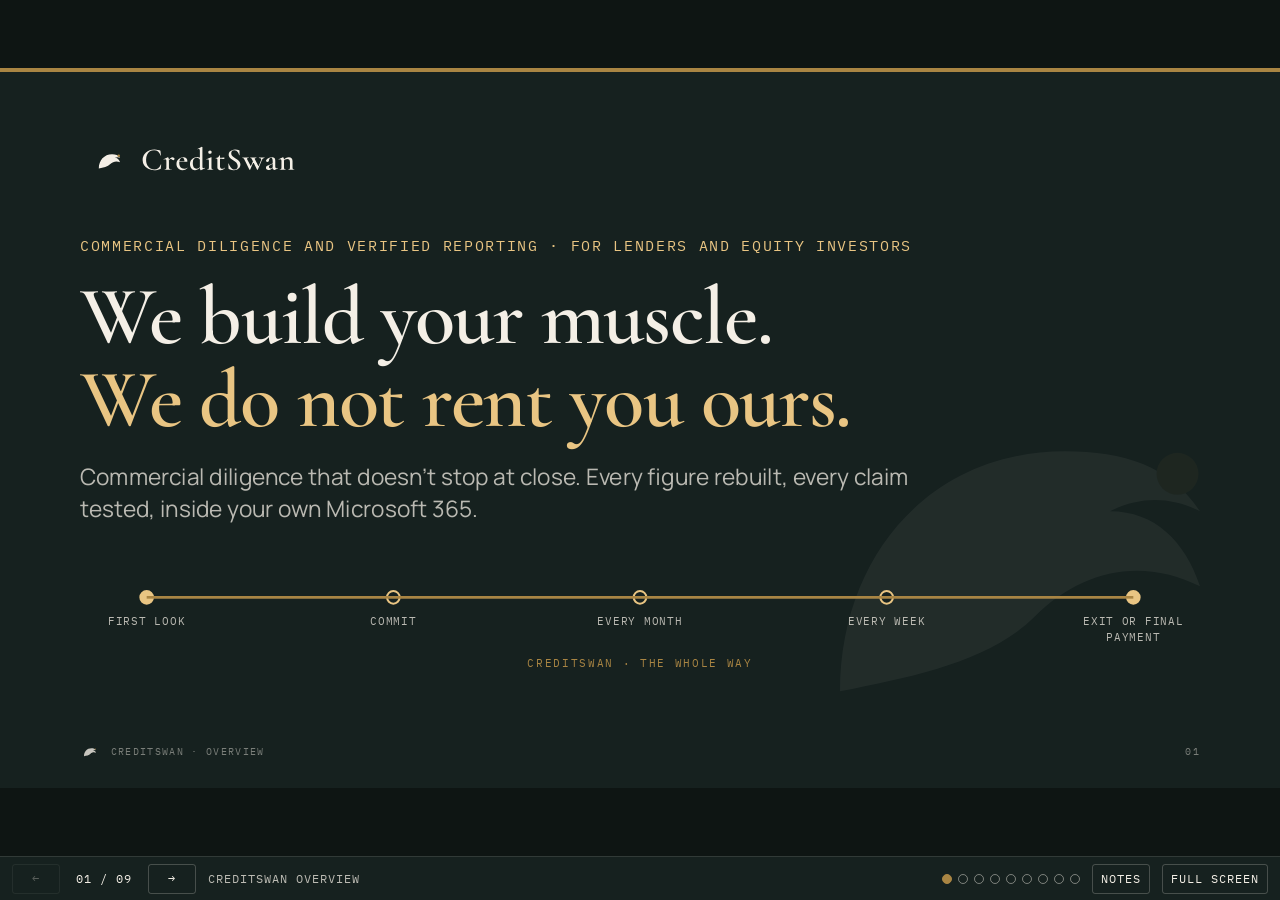
<file: v/k7q2m9xw4t/m365/creditswan-overview.html>
<!doctype html>
<html lang="en">
<head>
<meta charset="utf-8">
<script>
/* ===== CONFIGURATION: set these per demo build ======================================
   The cover's two footer slots are blank by default. Leave these empty to keep them blank.
   firm, user        if set, shown at the left of the cover footer as "FIRM · USER"
   presenter, presenterEmail   if set, shown at the right of the cover footer
   No other page uses these values. Any value can also be set from the address, e.g.
   creditswan-overview.html?firm=Alder%20Point%20Credit, and the page to open with #3 or ?slide=3.
   ===================================================================================== */
window.CS_WHY_CONFIG = {
  firm: "",
  user: "",
  presenter: "",
  presenterEmail: ""
};
</script>
<meta name="viewport" content="width=device-width, initial-scale=1">
<title>CreditSwan Overview</title>
<link rel="preconnect" href="https://fonts.googleapis.com">
<link rel="preconnect" href="https://fonts.gstatic.com" crossorigin>
<link href="https://fonts.googleapis.com/css2?family=Cormorant+Garamond:ital,wght@0,500;0,600;1,500&family=Manrope:wght@400;500;700&family=IBM+Plex+Mono:wght@400;500&display=swap" rel="stylesheet">
<style>
  :root { --ink:#16211F; --cream:#F4EFE6; --gold:#A98543; --teal:#1C4A45; --pale:#E9C583; --frame:#0E1513; }
  * { box-sizing: border-box; }
  html, body { margin: 0; height: 100%; background: var(--frame); overflow: hidden; }
  body { font-family: 'Manrope', Arial, sans-serif; color: var(--cream); -webkit-font-smoothing: antialiased; }
  .viewport { position: absolute; inset: 0 0 44px 0; overflow: hidden; outline: none; }
  .stage { position: absolute; left: 50%; top: 50%; width: 1920px; height: 1080px; transform-origin: 0 0; overflow: hidden; }
  .track { display: flex; width: calc(1920px * 9); height: 1080px; transition: transform 420ms cubic-bezier(.2,.7,.2,1); }
  .slide { position: relative; width: 1920px; height: 1080px; flex: none; overflow: hidden; }
  .slide p, .slide h1, .slide h2, .slide h3, .slide ul { margin: 0; }
  .slide h1 { font-size: 96px; font-weight: 600; line-height: 1.1; }
  .slide h2 { font-size: 64px; font-weight: 600; line-height: 1.15; }
  .slide h3 { font-size: 44px; font-weight: 600; line-height: 1.2; }
  .slide p { font-size: 32px; line-height: 1.4; }
  .slide ul { padding-left: 0; list-style: none; }
  .slide li { position: relative; padding-left: 28px; }
  .slide li::before { content: ""; position: absolute; left: 4px; top: 0.62em; width: 7px; height: 7px; background: currentColor; opacity: .55; }
  .slide table { border-collapse: collapse; width: 100%; }
  .slide td, .slide th { padding: 0.35em 0.6em; border-bottom: 1px solid rgba(22,33,31,0.14); vertical-align: middle; text-align: left; font-weight: inherit; }
  .slide th { font-weight: 500; }
  .slide img { display: block; }
  /* slide system: ink and cream tones, one idea per page, notes behind the NOTES button */
  .slide.ink { background: var(--ink); color: var(--cream); --line: rgba(244,239,230,0.18); --muted: rgba(244,239,230,0.74); --faint: rgba(244,239,230,0.45); --eb: #E9C583; --panel: rgba(244,239,230,0.05); }
  .slide.cream { background: var(--cream); color: var(--ink); --line: rgba(22,33,31,0.14); --muted: rgba(22,33,31,0.78); --faint: rgba(22,33,31,0.55); --eb: #1C4A45; --panel: rgba(22,33,31,0.035); }
  .slide.ink, .slide.cream { padding: 92px 120px 0; }
  .slide .topr { position: absolute; left: 0; right: 0; top: 0; height: 6px; background: var(--gold); }
  .slide .col { display: flex; flex-direction: column; }
  .slide .eb { font-family: 'IBM Plex Mono', monospace; font-size: 22px; line-height: 1.3; letter-spacing: 3px; text-transform: uppercase; color: var(--eb); }
  .slide .eb.sm { font-size: 17px; letter-spacing: 2.4px; }
  .slide .h { font-family: 'Cormorant Garamond', Georgia, serif; font-weight: 600; font-size: 78px; line-height: 1.06; letter-spacing: -1.2px; }
  .slide .h3 { font-family: 'Cormorant Garamond', Georgia, serif; font-weight: 600; font-size: 40px; line-height: 1.12; letter-spacing: -0.4px; }
  .slide .lede { font-size: 34px; line-height: 1.4; color: var(--muted); }
  .slide .sub { font-size: 23px; line-height: 1.42; color: var(--muted); }
  .slide .small { font-size: 18px; line-height: 1.45; color: var(--faint); }
  .slide .fmark { position: absolute; left: 120px; bottom: 40px; width: 30px; height: 30px; opacity: .8; }
  .slide .flab, .slide .fnum { position: absolute; bottom: 44px; font-family: 'IBM Plex Mono', monospace; font-size: 15px; line-height: 1.4; letter-spacing: 2px; color: var(--faint); }
  .slide .flab { left: 166px; } .slide .fnum { right: 120px; }
  .slide aside.notes { display: none; }
  /* entrance: each .an rises in order of --d when its page is shown */
  .slide .an { opacity: 0; }
  .slide[aria-hidden="false"] .an { animation: csrise .7s cubic-bezier(.2,.7,.2,1) both; animation-delay: calc(var(--d, 0) * 150ms + 80ms); }
  @keyframes csrise { from { opacity: 0; transform: translateY(22px); } to { opacity: 1; transform: none; } }
  /* cover */
  .slide .life { position: absolute; left: 120px; right: 120px; bottom: 176px; }
  .slide .lifeline { position: relative; height: 4px; background: rgba(244,239,230,0.16); margin: 0 100px; }
  .slide .lifeline .band { position: absolute; inset: 0; background: var(--gold); transform-origin: left; }
  .slide[aria-hidden="false"] .lifeline .band { animation: csgrow 1.8s cubic-bezier(.3,.6,.2,1) both; animation-delay: .7s; }
  @keyframes csgrow { from { transform: scaleX(0); } }
  .slide .lifepts { display: flex; justify-content: space-between; margin-top: -13px; }
  .slide .lifepts span { width: 200px; display: flex; flex-direction: column; align-items: center; gap: 14px; font-family: 'IBM Plex Mono', monospace; font-size: 17px; letter-spacing: 1.6px; text-transform: uppercase; color: var(--muted); text-align: center; line-height: 1.3; }
  .slide .lifepts b { width: 22px; height: 22px; border-radius: 50%; background: var(--ink); border: 3px solid var(--pale); }
  .slide .lifepts span:first-child b, .slide .lifepts span:last-child b { background: var(--pale); }
  .slide .lifecap { margin-top: 18px; text-align: center; font-family: 'IBM Plex Mono', monospace; font-size: 16px; letter-spacing: 3px; color: var(--gold); }
  .slide .cfgrow { position: absolute; left: 120px; right: 120px; bottom: 96px; display: flex; justify-content: space-between; gap: 40px; }
  .slide .mono70 { font-family: 'IBM Plex Mono', monospace; font-size: 17px; letter-spacing: 1.6px; color: rgba(244,239,230,0.7); }
  /* why */
  .slide .two { display: grid; grid-template-columns: 1fr 1fr; gap: 40px; margin-top: 54px; }
  .slide .q { display: flex; gap: 30px; align-items: flex-start; padding: 34px 36px; border: 1px solid var(--line); border-left: 5px solid var(--teal); }
  .slide .q.gold { border-left-color: var(--gold); }
  .slide .q svg { flex: none; }
  .slide .q .h3 { font-size: 52px; margin: 6px 0 10px; }
  .slide .cov { margin-top: 70px; }
  .slide .covrow { display: grid; grid-template-columns: 260px 1fr; align-items: center; margin-top: 40px; }
  .slide .covl { font-family: 'IBM Plex Mono', monospace; font-size: 18px; letter-spacing: 2px; text-transform: uppercase; color: var(--faint); }
  .slide .covl.gold { color: var(--gold); font-weight: 500; }
  .slide .covt { position: relative; height: 56px; background: var(--panel); }
  .slide .covt i { position: absolute; top: 0; bottom: 0; }
  .slide .covt .tick { width: 1.6%; margin-left: -0.8%; background: var(--teal); }
  .slide .covt .hatch { background: repeating-linear-gradient(135deg, rgba(22,33,31,0.16) 0 2px, transparent 2px 12px); }
  .slide .covt .gband { background: var(--gold); transform-origin: left; }
  .slide[aria-hidden="false"] .covt .gband { animation: csgrow 1.6s cubic-bezier(.3,.6,.2,1) both; animation-delay: 1.1s; }
  .slide .covt em { position: absolute; font-style: normal; font-size: 19px; white-space: nowrap; }
  .slide .covt em:not(.r):not(.in) { top: -32px; transform: translateX(-50%); color: var(--teal); font-weight: 500; }
  .slide .covt em.r { right: 22px; top: 15px; color: var(--muted); background: var(--cream); padding: 0 10px; }
  .slide .covt em.in { left: 24px; top: 14px; color: var(--ink); font-weight: 500; font-size: 21px; }
  .slide .covx { position: relative; height: 30px; margin: 14px 0 0 260px; font-family: 'IBM Plex Mono', monospace; font-size: 15px; letter-spacing: 1.6px; text-transform: uppercase; color: var(--faint); }
  .slide .covx span { position: absolute; top: 0; white-space: nowrap; }
  .slide .covx span:first-child { left: 0; }
  .slide .covx span[style*="left"] { transform: translateX(-50%); }
  /* who */
  .slide .who { display: grid; grid-template-columns: 1fr 1.1fr 1fr; gap: 40px; margin-top: 50px; align-items: stretch; }
  .slide .side { display: flex; flex-direction: column; gap: 12px; padding: 34px; border: 1px solid var(--line); }
  .slide .side .h3 { font-size: 36px; }
  .slide .ask { margin-top: auto !important; padding-top: 14px; font-family: 'Cormorant Garamond', Georgia, serif; font-style: italic; font-weight: 500; font-size: 38px; color: var(--pale); }
  .slide .mid { display: flex; flex-direction: column; align-items: center; justify-content: center; gap: 22px; text-align: center; }
  .slide .co { width: 100%; padding: 28px 30px; border: 2px solid var(--gold); display: flex; flex-direction: column; align-items: center; gap: 10px; }
  .slide .co p { font-family: 'Cormorant Garamond', Georgia, serif; font-weight: 600; font-size: 42px; line-height: 1.1; }
  .slide .co span { font-size: 18px; line-height: 1.45; color: var(--muted); }
  .slide .ev { display: flex; align-items: center; gap: 14px; width: 100%; }
  .slide .ev i { flex: 1; height: 2px; background: var(--gold); }
  .slide .ev b { font-family: 'IBM Plex Mono', monospace; font-weight: 500; font-size: 17px; letter-spacing: 2px; text-transform: uppercase; color: var(--pale); white-space: nowrap; }
  .slide .evs { font-size: 20px; line-height: 1.45; color: var(--muted); }
  .slide .tri { display: grid; grid-template-columns: repeat(3, 1fr); gap: 40px; margin-top: 40px; }
  .slide .tri div { border-top: 1px solid var(--line); padding-top: 18px; }
  .slide .tri b { display: block; font-family: 'IBM Plex Mono', monospace; font-weight: 500; font-size: 17px; letter-spacing: 2px; text-transform: uppercase; color: var(--pale); }
  .slide .tri span { display: block; margin-top: 8px; font-size: 21px; line-height: 1.45; color: var(--muted); }
  /* what */
  .slide .jobs { display: flex; align-items: stretch; gap: 14px; margin-top: 70px; }
  .slide .job .sub { font-size: 25px; }
  .slide .job { flex: 1; display: flex; flex-direction: column; gap: 12px; padding: 30px 30px 34px; border: 1px solid var(--line); border-top: 6px solid var(--teal); }
  .slide .job.gold { border-top-color: var(--gold); }
  .slide .jh { display: flex; justify-content: space-between; align-items: center; margin-bottom: 10px; }
  .slide .jn { font-family: 'IBM Plex Mono', monospace; font-size: 26px; color: var(--faint); }
  .slide .job .h3 { font-size: 44px; }
  .slide .jarr { align-self: center; flex: none; }
  .slide .askbar { margin-top: 56px; display: flex; gap: 26px; align-items: center; padding: 26px 34px; background: var(--teal); color: var(--cream); font-size: 25px; line-height: 1.45; }
  .slide .askbar svg { flex: none; }
  .slide .askbar b { font-weight: 700; }
  /* signature */
  .slide .sig { display: grid; grid-template-columns: 660px 1fr; gap: 90px; margin-top: 4px; align-items: center; }
  .slide .wheel { position: relative; width: 660px; height: 660px; transform: scale(.92); transform-origin: left top; }
  .slide .wheel .ring { position: absolute; inset: 0; }
  .slide .wheel .spin { transform-origin: 330px 330px; animation: csspin 14s linear infinite; }
  @keyframes csspin { to { transform: rotate(360deg); } }
  .slide .hub { position: absolute; left: 190px; top: 190px; width: 280px; height: 280px; border-radius: 50%; border: 2px solid var(--gold); display: flex; flex-direction: column; align-items: center; justify-content: center; gap: 10px; text-align: center; padding: 30px; }
  .slide .hub b { font-family: 'Cormorant Garamond', Georgia, serif; font-weight: 600; font-size: 46px; line-height: 1; color: var(--pale); }
  .slide .hub span { font-size: 18px; line-height: 1.4; color: var(--muted); }
  .slide .ang { position: absolute; width: 140px; height: 124px; display: flex; flex-direction: column; align-items: center; justify-content: center; gap: 8px; background: var(--ink); text-align: center; }
  .slide .ang span { font-size: 19px; font-weight: 500; line-height: 1.2; }
  .slide .sigr { display: flex; flex-direction: column; gap: 40px; margin-top: -40px; }
  .slide .big { font-size: 32px; line-height: 1.4; color: var(--muted); }
  .slide .big b { font-family: 'Cormorant Garamond', Georgia, serif; font-weight: 600; font-size: 60px; color: var(--pale); display: block; line-height: 1.05; margin-bottom: 6px; }
  .slide .rul { display: grid; grid-template-columns: 1fr 1fr; gap: 14px 30px; font-size: 23px; }
  .slide .rul p { grid-column: 1 / -1; }
  .slide .rul div { display: flex; align-items: center; gap: 14px; }
  .slide .rd { flex: none; width: 20px; height: 20px; border-radius: 50%; display: inline-block; }
  .slide .kinds div { display: flex; flex-wrap: wrap; gap: 10px; margin: 14px 0; }
  .slide .kinds div span { border: 1px solid var(--line); padding: 7px 14px; font-size: 19px; border-radius: 3px; }
  /* how */
  .slide .flow { display: flex; align-items: flex-start; gap: 16px; margin-top: 46px; }
  .slide .fc { flex: 1; min-width: 0; display: flex; flex-direction: column; gap: 12px; }
  .slide .fc > .eb.sm { margin-bottom: 4px; }
  .slide .nd { display: flex; gap: 14px; align-items: center; padding: 14px 16px; border: 1px solid var(--line); }
  .slide .nd svg { flex: none; }
  .slide .nd b { display: block; font-size: 21px; font-weight: 700; line-height: 1.25; }
  .slide .nd span { display: block; font-size: 16.5px; line-height: 1.35; color: var(--muted); margin-top: 2px; }
  .slide .nd.gold { border-left: 5px solid var(--gold); background: rgba(233,197,131,0.22); }
  .slide .farr { align-self: center; flex: none; margin-top: 40px; }
  .slide .ex { position: relative; margin-top: 36px; padding-top: 22px; border-top: 1px solid var(--line); }
  .slide .exl { display: block; font-family: 'IBM Plex Mono', monospace; font-size: 16px; letter-spacing: 2px; text-transform: uppercase; color: var(--teal); margin-bottom: 12px; }
  .slide .exb { display: grid; grid-template-columns: 260px 1fr 80px; align-items: center; height: 44px; }
  .slide .exb span { font-size: 20px; }
  .slide .exb i { display: block; height: 22px; transform-origin: left; }
  .slide[aria-hidden="false"] .exb i { animation: csgrow 1.2s cubic-bezier(.3,.6,.2,1) both; animation-delay: 1.4s; }
  .slide .exb .g1 { background: rgba(28,74,69,0.55); }
  .slide .exb .g2 { background: var(--gold); }
  .slide .exb b { font-family: 'IBM Plex Mono', monospace; font-weight: 500; font-size: 24px; text-align: right; }
  .slide .exlim { position: absolute; top: 56px; height: 100px; border-left: 2px dashed #5C2B2E; }
  .slide .exlim span { position: absolute; left: 10px; top: 0; white-space: nowrap; font-family: 'IBM Plex Mono', monospace; font-size: 16px; letter-spacing: 1px; color: #5C2B2E; }
  .slide .exn { margin-top: 10px; font-size: 21px; line-height: 1.4; color: var(--muted); }
  /* tenant */
  .slide .ten { display: grid; grid-template-columns: 280px 1fr 220px; gap: 30px; align-items: center; margin-top: 48px; }
  .slide .eng { display: flex; flex-direction: column; gap: 12px; }
  .slide .eng b, .slide .out b { font-size: 25px; font-weight: 700; }
  .slide .eng span { font-size: 20px; line-height: 1.4; color: var(--muted); }
  .slide .box { border: 2px solid var(--gold); padding: 26px 28px 28px; }
  .slide .apps { display: grid; grid-template-columns: repeat(4, 1fr); gap: 14px; margin-top: 18px; }
  .slide .ap { display: flex; flex-direction: column; gap: 6px; padding: 18px; border: 1px solid var(--line); background: var(--panel); }
  .slide .ap b { font-size: 22px; font-weight: 700; margin-top: 4px; }
  .slide .ap span { font-size: 16.5px; line-height: 1.35; color: var(--muted); }
  .slide .out { display: flex; flex-direction: column; align-items: center; gap: 10px; padding: 30px 20px; border: 2px dashed rgba(244,239,230,0.3); text-align: center; }
  .slide .out span { font-size: 19px; color: #FF8A80; }
  .slide .stats { display: grid; grid-template-columns: repeat(4, 1fr); gap: 40px; margin-top: 44px; }
  .slide .stats div { border-top: 1px solid var(--line); padding-top: 16px; }
  .slide .stats b { display: block; font-family: 'IBM Plex Mono', monospace; font-weight: 500; font-size: 50px; line-height: 1.1; color: var(--pale); }
  .slide .stats span { display: block; margin-top: 6px; font-size: 20px; color: var(--muted); }
  /* why us */
  .slide table.mx { margin-top: 44px; }
  .slide .mx th { font-family: 'IBM Plex Mono', monospace; font-weight: 500; font-size: 16px; letter-spacing: 1.6px; text-transform: uppercase; color: var(--teal); text-align: center; vertical-align: bottom; padding: 0 16px 16px; width: 13%; line-height: 1.35; }
  .slide .mx th:first-child { width: auto; }
  .slide .mx td { font-size: 24px; padding: 21px 16px; text-align: center; border-bottom: 1px solid var(--line); }
  .slide .mx td:first-child { text-align: left; padding-left: 0; }
  .slide .mx .cs { background: rgba(169,133,67,0.12); }
  .slide .mx th.cs { color: var(--gold); font-size: 19px; padding-top: 16px; }
  .slide .dt { display: inline-block; width: 24px; height: 24px; border-radius: 50%; vertical-align: middle; border: 2px solid var(--teal); }
  .slide .dt.y { background: var(--teal); }
  .slide .dt.p { background: linear-gradient(90deg, var(--teal) 50%, transparent 50%); }
  .slide .dt.n { border-color: rgba(22,33,31,0.28); }
  .slide .mx .cs .dt.y { background: var(--gold); border-color: var(--gold); }
  .slide .mxk { display: flex; align-items: center; gap: 30px; margin-top: 26px; font-size: 19px; }
  .slide .mxk > span { display: inline-flex; align-items: center; gap: 10px; }
  .slide .mxk .dt { width: 18px; height: 18px; }
  .slide .mxk .mxs { margin-left: auto; color: var(--faint); font-size: 17px; }
  /* start */
  .slide .ways { display: grid; grid-template-columns: 1fr 1fr 1.35fr; gap: 30px; margin-top: 52px; }
  .slide .way { display: flex; flex-direction: column; gap: 12px; padding: 34px; border: 1px solid var(--line); }
  .slide .way svg { margin-bottom: 8px; }
  .slide .way.pilot { background: var(--pale); color: var(--ink); border-color: var(--pale); }
  .slide .closing { margin-top: 64px; padding-top: 40px; border-top: 1px solid var(--line); display: flex; justify-content: space-between; align-items: flex-end; gap: 60px; }
  .slide .contact { display: flex; flex-direction: column; gap: 8px; text-align: right; font-size: 19px; line-height: 1.4; color: var(--muted); flex: 0 1 560px; }
  .slide .closing .h { white-space: nowrap; font-size: 50px !important; }
  .slide .contact b { font-family: 'IBM Plex Mono', monospace; font-weight: 500; font-size: 22px; letter-spacing: 1px; color: var(--cream); margin-top: 6px; }
  /* speaker notes */
  .notes-panel { position: absolute; right: 12px; bottom: 54px; width: min(620px, calc(100% - 24px)); max-height: calc(100% - 120px); overflow: auto; background: var(--ink); color: var(--cream); border: 1px solid rgba(244,239,230,0.22); border-top: 4px solid var(--gold); padding: 18px 22px 20px; font-size: 15px; line-height: 1.6; z-index: 5; }
  .notes-panel[hidden] { display: none; }
  .notes-panel .nh { font-family: 'IBM Plex Mono', monospace; font-size: 11px; letter-spacing: 1.6px; color: var(--pale); margin-bottom: 8px; text-transform: uppercase; }
  .bar button[aria-pressed="true"] { border-color: var(--pale); color: var(--pale); }
  @media (prefers-reduced-motion: reduce) { .slide .an, .slide[aria-hidden="false"] .an, .slide .band, .slide .gband, .slide .exb i { animation: none !important; opacity: 1; } .slide .wheel .spin { animation: none; } }
  .bar { position: absolute; left: 0; right: 0; bottom: 0; height: 44px; display: flex; align-items: center; gap: 12px; padding: 0 12px; background: var(--ink); border-top: 1px solid rgba(244,239,230,0.12); font-family: 'IBM Plex Mono', monospace; font-size: 12px; letter-spacing: 1px; color: rgba(244,239,230,0.75); }
  .bar button { all: unset; cursor: pointer; display: inline-flex; align-items: center; justify-content: center; min-width: 30px; height: 28px; padding: 0 8px; border: 1px solid rgba(244,239,230,0.22); border-radius: 3px; color: var(--cream); font: inherit; }
  .bar button:hover { border-color: var(--pale); color: var(--pale); }
  .bar button:focus-visible { outline: 2px solid var(--pale); outline-offset: 2px; }
  .bar button[disabled] { opacity: .3; cursor: default; }
  .bar .count { min-width: 64px; text-align: center; color: var(--cream); }
  .bar .title { flex: 1; overflow: hidden; white-space: nowrap; text-overflow: ellipsis; text-transform: uppercase; }
  .dots { display: flex; gap: 6px; }
  .dots button { min-width: 0; width: 8px; height: 8px; padding: 0; border-radius: 50%; border: 1px solid rgba(244,239,230,0.45); }
  .dots button[aria-current="true"] { background: var(--gold); border-color: var(--gold); }
  @media (max-width: 700px) { .dots, .bar .title, #fs { display: none; } .bar { justify-content: space-between; } }
  @media (prefers-reduced-motion: reduce) { .track { transition: none; } }
  :fullscreen .viewport { inset: 0 0 44px 0; }
</style>
</head>
<body>
<div class="viewport" id="viewport" tabindex="0" role="region" aria-roledescription="carousel" aria-label="CreditSwan Overview presentation">
  <div class="stage" id="stage"><div class="track" id="track">
<section id="ws-v-cover" data-transition="fade" class="slide ink">
<div class="topr"></div>

<img src="[data-uri]" alt="" style="position:absolute;right:-60px;bottom:-80px;width:900px;height:900px;object-fit:contain;opacity:0.05">
<img src="[data-uri]" alt="CreditSwan" style="width:340px;height:91px;object-fit:contain">
<div class="col" style="gap:30px;margin-top:70px">
<p class="eb an" style="--d:0">Commercial diligence and verified reporting · for lenders and equity investors</p>
<h1 class="h an" style="--d:1;font-size:124px;line-height:1.0;letter-spacing:-2px;width:1600px">We build your muscle.<br><span style="color:#E9C583">We do not rent you ours.</span></h1>
<p class="lede an" style="--d:2;width:1300px">Commercial diligence that doesn't stop at close. Every figure rebuilt, every claim tested, inside your own Microsoft 365.</p>
</div>
<div class="life an" style="--d:3">
 <div class="lifeline"><i class="band"></i></div>
 <div class="lifepts">
  <span><b></b>First look</span><span><b></b>Commit</span><span><b></b>Every month</span><span><b></b>Every week</span><span><b></b>Exit or final payment</span>
 </div>
 <p class="lifecap">CREDITSWAN · THE WHOLE WAY</p>
</div>
<div class="cfgrow"><p class="mono70"><span data-cfg="left"></span>&#8203;</p><p class="mono70" style="text-align:right"><span data-cfg="right"></span>&#8203;</p></div>

<img src="[data-uri]" alt="" class="fmark"><p class="flab">CREDITSWAN · OVERVIEW</p><p class="fnum">01</p>
<aside class="notes">Open with the line on the slide, because it is the reason to choose CreditSwan. Most tools a lender or an investor buys make the vendor smarter. CreditSwan makes your own team smarter: it runs inside your Microsoft 365, your analysts sign every finding, and what it learns stays with you. The second line is the promise: commercial diligence that does not stop at close. Before you commit, every financial figure is rebuilt and every commercial claim is tested against outside evidence. After close, the same checks run every month and every week until exit or final payment. That works for a lender holding a covenant and for an owner holding a value-creation plan. The two slots under the rule are left blank on purpose.</aside>
</section>
<section id="ws-v-why" data-transition="fade" class="slide cream">
<div class="topr"></div>

<div class="col" style="gap:18px"><p class="eb an" style="--d:0">Why it matters</p>
<h2 class="h an" style="--d:1">Every deal raises two questions.<br>Most teams answer one, once.</h2></div>
<div class="two">
 <div class="q an" style="--d:2"><svg width="88" height="88" viewBox="0 0 64 64" fill="none" stroke="#1C4A45" stroke-width="2.6" stroke-linecap="round" stroke-linejoin="round" aria-hidden="true"><rect x="12" y="8" width="40" height="48" rx="3"/><path d="M20 20h24M20 30h24M20 40h14"/><path d="M40 44l4 4 8-10"/></svg><div><p class="eb sm">The numbers</p><h3 class="h3">Do they hold?</h3><p class="sub">Usually answered by a quality of earnings report, once, before close.</p></div></div>
 <div class="q gold an" style="--d:3"><svg width="88" height="88" viewBox="0 0 64 64" fill="none" stroke="#A98543" stroke-width="2.6" stroke-linecap="round" stroke-linejoin="round" aria-hidden="true"><path d="M8 54h48M8 54V10"/><path d="M14 44l12-12 9 7 17-19"/><path d="M44 20h8v8"/></svg><div><p class="eb sm">The story</p><h3 class="h3">Will it last?</h3><p class="sub">Usually answered by commercial diligence, for the biggest deals only.</p></div></div>
</div>
<div class="cov an" style="--d:4">
 <div class="covrow"><span class="covl">Today</span><div class="covt"><i class="tick" style="left:22%"></i><em style="left:22%">QoE and commercial diligence, once</em><i class="hatch" style="left:24%;right:0"></i><em class="r">After close: the company's own reporting</em></div></div>
 <div class="covrow"><span class="covl gold">With CreditSwan</span><div class="covt"><i class="gband" style="left:0;right:0"></i><em class="in">Both questions, on every deal, from first look to exit</em></div></div>
 <div class="covx"><span>First look</span><span style="left:22%">Commit</span><span style="right:0">Exit or final payment</span></div>
</div>

<img src="[data-uri]" alt="" class="fmark"><p class="flab">CREDITSWAN · WHY IT MATTERS</p><p class="fnum">02</p>
<aside class="notes">Every credit and every equity investment raises the same two questions. The numbers: do last year's figures hold? The story: will next year's? Today the first is usually answered by a quality of earnings report, once, before close. The second is answered by commercial diligence, and most firms buy that only for their biggest deals, also once, before close. After close, both lenders and owners mostly read the company's own reporting. CreditSwan answers both questions on every deal, and keeps answering them after close: the monthly figures are rebuilt and the commercial story is watched against outside evidence until exit or final payment.</aside>
</section>
<section id="ws-v-who" data-transition="fade" class="slide ink">
<div class="topr"></div>

<div class="col" style="gap:18px"><p class="eb an" style="--d:0">Who it is for</p>
<h2 class="h an" style="--d:1;width:1560px">For the people who lend to operating companies, and the people who own them</h2></div>
<div class="who">
 <div class="side an" style="--d:2"><svg width="80" height="80" viewBox="0 0 64 64" fill="none" stroke="#E9C583" stroke-width="2.6" stroke-linecap="round" stroke-linejoin="round" aria-hidden="true"><path d="M8 24L32 10l24 14z"/><path d="M14 28v18M25 28v18M39 28v18M50 28v18"/><path d="M8 52h48"/></svg><p class="eb sm">Lenders</p><h3 class="h3">Direct lenders, BDCs and credit arms of asset managers</h3><p class="ask">Does the covenant hold?</p></div>
 <div class="mid an" style="--d:3"><div class="co"><svg width="96" height="96" viewBox="0 0 64 64" fill="none" stroke="#F4EFE6" stroke-width="2.6" stroke-linecap="round" stroke-linejoin="round" aria-hidden="true"><path d="M10 26h44l-4-14H14z"/><path d="M12 26v28h40V26"/><path d="M26 54V40h12v14"/><path d="M10 26c0 4 5 6 8 2 3 4 8 4 11 0 3 4 8 4 11 0 3 4 8 2 8-2"/></svg><p>The operating company</p><span>Consumer products and services · commercial services · food and beverage</span></div>
  <div class="ev"><i></i><b>One body of evidence</b><i></i></div><p class="evs">Deal room · monthly reporting · outside evidence · your past deals</p></div>
 <div class="side an" style="--d:4"><svg width="80" height="80" viewBox="0 0 64 64" fill="none" stroke="#E9C583" stroke-width="2.6" stroke-linecap="round" stroke-linejoin="round" aria-hidden="true"><rect x="8" y="20" width="48" height="32" rx="3"/><path d="M24 20v-6h16v6M8 34h48"/><path d="M30 34v4h4v-4"/></svg><p class="eb sm">Equity investors</p><h3 class="h3">Private equity sponsors, deal teams and operating partners</h3><p class="ask">Does the plan hold?</p></div>
</div>
<div class="tri an" style="--d:5">
 <div><b>Portfolio teams</b><span>Every package and covenant test checked across a growing book, without growing the team.</span></div>
 <div><b>Deal teams</b><span>Commercial diligence on every deal, not only the big ones, beside the QoE you already buy.</span></div>
 <div><b>Sponsors</b><span>Demand, pricing and competitive position tested before the LOI, then watched after close.</span></div>
</div>

<img src="[data-uri]" alt="" class="fmark"><p class="flab">CREDITSWAN · WHO IT IS FOR</p><p class="fnum">03</p>
<aside class="notes">CreditSwan serves both sides of the same company. Lenders, meaning direct lenders, BDCs and the credit arms of asset managers, ask whether the covenant holds. Equity investors, meaning private equity sponsors, their deal teams and operating partners, ask whether the plan holds. Both questions run on the same evidence: the deal room, the monthly reporting, outside evidence and the firm's own past deals. Portfolio teams use it to check every package across a growing book without growing the team. Deal teams use it to put commercial diligence on every deal, not only the largest. Sponsors use it to test demand, pricing and competitive position before the letter of intent, and to watch the same signals after close. The focus today is consumer products and services, commercial services, and food and beverage.</aside>
</section>
<section id="ws-v-what" data-transition="fade" class="slide cream">
<div class="topr"></div>

<div class="col" style="gap:18px"><p class="eb an" style="--d:0">What we do</p>
<h2 class="h an" style="--d:1">Four jobs. One system. Files you already have.</h2></div>
<div class="jobs">
<div class="job an" style="--d:2"><div class="jh"><span class="jn">01</span><svg width="60" height="60" viewBox="0 0 64 64" fill="none" stroke="#1C4A45" stroke-width="2.6" stroke-linecap="round" stroke-linejoin="round" aria-hidden="true"><circle cx="28" cy="28" r="16"/><path d="M40 40l14 14"/><path d="M21 28h14M28 21v14"/></svg></div><p class="eb sm">Before you commit</p><h3 class="h3">Diligence File</h3><p class="sub">Every financial and commercial claim tested. It becomes the baseline.</p></div><svg class="jarr" width="44" height="24" viewBox="0 0 44 24" aria-hidden="true"><path d="M0 9h28V2l16 10-16 10v-7H0z" fill="#1C4A45" opacity=".55"/></svg>
<div class="job gold an" style="--d:3"><div class="jh"><span class="jn">02</span><svg width="60" height="60" viewBox="0 0 64 64" fill="none" stroke="#A98543" stroke-width="2.6" stroke-linecap="round" stroke-linejoin="round" aria-hidden="true"><rect x="12" y="8" width="40" height="48" rx="3"/><path d="M20 20h24M20 30h24M20 40h14"/><path d="M40 44l4 4 8-10"/></svg></div><p class="eb sm">Every month</p><h3 class="h3">Reporting check</h3><p class="sub">Each figure rebuilt: to the credit agreement for lenders, to the plan for owners.</p></div><svg class="jarr" width="44" height="24" viewBox="0 0 44 24" aria-hidden="true"><path d="M0 9h28V2l16 10-16 10v-7H0z" fill="#1C4A45" opacity=".55"/></svg>
<div class="job an" style="--d:4"><div class="jh"><span class="jn">03</span><svg width="60" height="60" viewBox="0 0 64 64" fill="none" stroke="#1C4A45" stroke-width="2.6" stroke-linecap="round" stroke-linejoin="round" aria-hidden="true"><path d="M6 32c8-12 17-18 26-18s18 6 26 18c-8 12-17 18-26 18S14 44 6 32z"/><circle cx="32" cy="32" r="8"/></svg></div><p class="eb sm">Every week</p><h3 class="h3">Weekly watch</h3><p class="sub">Outside signals held against the baseline. Silent until something moves.</p></div><svg class="jarr" width="44" height="24" viewBox="0 0 44 24" aria-hidden="true"><path d="M0 9h28V2l16 10-16 10v-7H0z" fill="#1C4A45" opacity=".55"/></svg>
<div class="job an" style="--d:5"><div class="jh"><span class="jn">04</span><svg width="60" height="60" viewBox="0 0 64 64" fill="none" stroke="#1C4A45" stroke-width="2.6" stroke-linecap="round" stroke-linejoin="round" aria-hidden="true"><path d="M32 10l22 10-22 10-22-10z"/><path d="M10 32l22 10 22-10"/><path d="M10 44l22 10 22-10"/></svg></div><p class="eb sm">Your book</p><h3 class="h3">Existing holdings</h3><p class="sub">Loans and companies you already hold join one at a time.</p></div>
</div>
<div class="askbar an" style="--d:6"><svg width="56" height="56" viewBox="0 0 64 64" fill="none" stroke="#F4EFE6" stroke-width="2.6" stroke-linecap="round" stroke-linejoin="round" aria-hidden="true"><circle cx="14" cy="16" r="5"/><circle cx="50" cy="14" r="5"/><circle cx="32" cy="34" r="6"/><circle cx="14" cy="52" r="5"/><circle cx="50" cy="50" r="5"/><path d="M18 19l9 11M46 17l-10 12M18 49l9-10M46 47l-10-9"/></svg><div><b>Ask your history, across all four.</b> Every deal room and memo becomes a knowledge graph in your tenant. Answers cite your own files.</div></div>

<img src="[data-uri]" alt="" class="fmark"><p class="flab">CREDITSWAN · WHAT WE DO</p><p class="fnum">04</p>
<aside class="notes">This is the whole product on one page. Before you commit, the Diligence File tests every financial and commercial claim in the deal room and the management presentation; it becomes the baseline the investment is held to. Every month, the reporting check rebuilds each reported figure from the schedules underneath. For a lender that means the credit agreement's own definitions, so covenant EBITDA follows the agreement rather than the borrower's presentation. For an owner it means the management accounts held to the plan and the board pack. Every week, the watch reads outside signals such as foot traffic, digital demand and reviews against the baseline, and stays silent until something moves. Loans and companies you already hold join one at a time. Across all four, every deal room and credit memo becomes a knowledge graph in your own tenant, so a question about a past deal is answered from your own files, with citations.</aside>
</section>
<section id="ws-v-signature" data-transition="fade" class="slide ink">
<div class="topr"></div>

<div class="col" style="gap:18px"><p class="eb an" style="--d:0">Our signature · commercial diligence</p>
<h2 class="h an" style="--d:1;width:1640px">The financials say what happened. Commercial diligence says whether it lasts.</h2></div>
<div class="sig">
 <div class="wheel"><svg class="ring" width="660" height="660" viewBox="0 0 660 660" aria-hidden="true"><circle cx="330" cy="330" r="250" fill="none" stroke="rgba(244,239,230,.4)" stroke-width="1.5" stroke-dasharray="4 8"/><circle class="spin" cx="330" cy="330" r="250" fill="none" stroke="#A98543" stroke-width="3" stroke-dasharray="120 1451"/></svg>
  <div class="hub an" style="--d:1.5"><b>Your thesis</b><span>split into claims a committee can rule on</span></div><div class="ang an" style="--d:2.0;left:260px;top:18px"><svg width="54" height="54" viewBox="0 0 64 64" fill="none" stroke="#E9C583" stroke-width="2.6" stroke-linecap="round" stroke-linejoin="round" aria-hidden="true"><path d="M32 58s18-18 18-32a18 18 0 10-36 0c0 14 18 32 18 32z"/><circle cx="32" cy="26" r="6"/></svg><span>Foot traffic</span></div><div class="ang an" style="--d:2.5;left:437px;top:91px"><svg width="54" height="54" viewBox="0 0 64 64" fill="none" stroke="#E9C583" stroke-width="2.6" stroke-linecap="round" stroke-linejoin="round" aria-hidden="true"><path d="M10 26v12h8l22 12V14L18 26z"/><path d="M18 38l4 14h6l-3-12"/><path d="M48 24c3 2 3 14 0 16"/></svg><span>Marketing</span></div><div class="ang an" style="--d:3.0;left:510px;top:268px"><svg width="54" height="54" viewBox="0 0 64 64" fill="none" stroke="#E9C583" stroke-width="2.6" stroke-linecap="round" stroke-linejoin="round" aria-hidden="true"><path d="M34 8h20v20L28 54 10 36z"/><circle cx="44" cy="18" r="4"/></svg><span>Pricing</span></div><div class="ang an" style="--d:3.5;left:437px;top:445px"><svg width="54" height="54" viewBox="0 0 64 64" fill="none" stroke="#E9C583" stroke-width="2.6" stroke-linecap="round" stroke-linejoin="round" aria-hidden="true"><circle cx="22" cy="22" r="8"/><circle cx="44" cy="24" r="6"/><path d="M8 52c0-10 6-16 14-16s14 6 14 16"/><path d="M38 38c8 0 18 4 18 14"/></svg><span>Customer file</span></div><div class="ang an" style="--d:4.0;left:260px;top:518px"><svg width="54" height="54" viewBox="0 0 64 64" fill="none" stroke="#E9C583" stroke-width="2.6" stroke-linecap="round" stroke-linejoin="round" aria-hidden="true"><circle cx="32" cy="22" r="10"/><path d="M14 56c0-12 8-18 18-18s18 6 18 18"/><path d="M22 18h20"/></svg><span>Labor</span></div><div class="ang an" style="--d:4.5;left:83px;top:445px"><svg width="54" height="54" viewBox="0 0 64 64" fill="none" stroke="#E9C583" stroke-width="2.6" stroke-linecap="round" stroke-linejoin="round" aria-hidden="true"><path d="M6 18h32v26H6zM38 28h12l8 8v8H38z"/><circle cx="16" cy="48" r="5"/><circle cx="48" cy="48" r="5"/></svg><span>Supply chain</span></div><div class="ang an" style="--d:5.0;left:10px;top:268px"><svg width="54" height="54" viewBox="0 0 64 64" fill="none" stroke="#E9C583" stroke-width="2.6" stroke-linecap="round" stroke-linejoin="round" aria-hidden="true"><circle cx="32" cy="32" r="22"/><path d="M32 10v22h22"/><path d="M32 32L16 48"/></svg><span>Unit economics</span></div><div class="ang an" style="--d:5.5;left:83px;top:91px"><svg width="54" height="54" viewBox="0 0 64 64" fill="none" stroke="#E9C583" stroke-width="2.6" stroke-linecap="round" stroke-linejoin="round" aria-hidden="true"><circle cx="32" cy="32" r="22"/><circle cx="32" cy="32" r="13"/><circle cx="32" cy="32" r="4"/></svg><span>Competition</span></div></div>
 <div class="sigr">
  <p class="big an" style="--d:3"><b>40 angles.</b> We pick the ones your deal turns on, on every deal, and keep watching after close.</p>
  <div class="rul an" style="--d:4"><p class="eb sm">Four rulings, no adjectives</p>
   <div><span class="rd" style="background:#1C4A45;border:1px solid #6E9C95"></span>Supported</div><div><span class="rd" style="background:#E9C583"></span>Partly supported</div><div><span class="rd" style="background:#FF8A80"></span>Contradicted</div><div><span class="rd" style="background:transparent;border:2px solid rgba(244,239,230,.6)"></span>Not enough evidence yet</div></div>
  <div class="kinds an" style="--d:5"><p class="eb sm">Tested against outside evidence</p><div><span>Foot traffic</span><span>Card spend</span><span>Search demand</span><span>Customer and employer reviews</span><span>Job postings</span><span>Local prices</span><span>Census trade areas</span><span>Public price and wage series</span><span>SEC filings</span><span>Regulatory and court records</span></div><p class="small">Licensed and public sources, read inside your Microsoft 365. Every figure carries its source and the date it was read.</p></div>
 </div>
</div>

<img src="[data-uri]" alt="" class="fmark"><p class="flab">CREDITSWAN · COMMERCIAL DILIGENCE</p><p class="fnum">05</p>
<aside class="notes">Commercial diligence is the signature. Most firms buy it for their biggest deals, once, before close. CreditSwan builds it into every Diligence File. The thesis is split into claims a committee can rule on, and each claim is tested against the deal room, outside evidence and the firm's own past deals. There are forty commercial angles, from foot traffic to franchise health; each deal uses the ones its economics turn on. Each claim gets one of four rulings: supported, partly supported, contradicted, or not enough evidence yet. The evidence comes from kinds of licensed and public sources, read inside the firm's own Microsoft 365, and every figure carries its source and the date it was read. After close, the same signals are watched every week against the baseline.</aside>
</section>
<section id="ws-v-how" data-transition="fade" class="slide cream">
<div class="topr"></div>

<div class="col" style="gap:18px"><p class="eb an" style="--d:0">How it works</p>
<h2 class="h an" style="--d:1">Code does the arithmetic. AI reads and drafts.<br>Your analyst signs.</h2></div>
<div class="flow">
 <div class="fc"><p class="eb sm">What comes in</p><div class="nd an" style="--d:2"><svg width="48" height="48" viewBox="0 0 64 64" fill="none" stroke="#1C4A45" stroke-width="2.6" stroke-linecap="round" stroke-linejoin="round" aria-hidden="true"><path d="M8 16h18l5 6h25v28H8z"/></svg><div><b>The deal room</b><span>Every file, from the first day</span></div></div><div class="nd an" style="--d:2.3"><svg width="48" height="48" viewBox="0 0 64 64" fill="none" stroke="#1C4A45" stroke-width="2.6" stroke-linecap="round" stroke-linejoin="round" aria-hidden="true"><rect x="8" y="14" width="48" height="36" rx="3"/><path d="M8 18l24 18 24-18"/></svg><div><b>Monthly reporting</b><span>Forwarded the way it arrives</span></div></div><div class="nd an" style="--d:2.6"><svg width="48" height="48" viewBox="0 0 64 64" fill="none" stroke="#1C4A45" stroke-width="2.6" stroke-linecap="round" stroke-linejoin="round" aria-hidden="true"><circle cx="32" cy="32" r="22"/><path d="M10 32h44M32 10c8 8 8 36 0 44M32 10c-8 8-8 36 0 44"/></svg><div><b>Outside evidence</b><span>Licensed and public sources</span></div></div><div class="nd an" style="--d:2.9"><svg width="48" height="48" viewBox="0 0 64 64" fill="none" stroke="#1C4A45" stroke-width="2.6" stroke-linecap="round" stroke-linejoin="round" aria-hidden="true"><circle cx="14" cy="16" r="5"/><circle cx="50" cy="14" r="5"/><circle cx="32" cy="34" r="6"/><circle cx="14" cy="52" r="5"/><circle cx="50" cy="50" r="5"/><path d="M18 19l9 11M46 17l-10 12M18 49l9-10M46 47l-10-9"/></svg><div><b>Your past deals</b><span>Memos, outcomes, lessons</span></div></div></div>
 <svg class="farr an" style="--d:3.2" width="60" height="30" viewBox="0 0 60 30" aria-hidden="true"><path d="M0 11h40V2l20 13-20 13v-9H0z" fill="#A98543"/></svg>
 <div class="fc"><p class="eb sm">What happens</p><div class="nd gold an" style="--d:3.5"><svg width="48" height="48" viewBox="0 0 64 64" fill="none" stroke="#A98543" stroke-width="2.6" stroke-linecap="round" stroke-linejoin="round" aria-hidden="true"><path d="M22 18L8 32l14 14M42 18l14 14-14 14M36 12L28 52"/></svg><div><b>Code rebuilds every figure</b><span>From the schedules, on your definitions</span></div></div><div class="nd an" style="--d:3.8"><svg width="48" height="48" viewBox="0 0 64 64" fill="none" stroke="#1C4A45" stroke-width="2.6" stroke-linecap="round" stroke-linejoin="round" aria-hidden="true"><path d="M32 8l5 14 14 5-14 5-5 14-5-14-14-5 14-5z"/><path d="M50 42l2 6 6 2-6 2-2 6-2-6-6-2 6-2z"/></svg><div><b>AI reads and drafts</b><span>It never calculates</span></div></div><div class="nd an" style="--d:4.1"><svg width="48" height="48" viewBox="0 0 64 64" fill="none" stroke="#1C4A45" stroke-width="2.6" stroke-linecap="round" stroke-linejoin="round" aria-hidden="true"><circle cx="28" cy="28" r="16"/><path d="M40 40l14 14"/><path d="M21 28h14M28 21v14"/></svg><div><b>Claims tested</b><span>Against evidence and history</span></div></div></div>
 <svg class="farr an" style="--d:4.4" width="60" height="30" viewBox="0 0 60 30" aria-hidden="true"><path d="M0 11h40V2l20 13-20 13v-9H0z" fill="#A98543"/></svg>
 <div class="fc"><p class="eb sm">Who decides</p><div class="nd gold an" style="--d:4.7"><svg width="48" height="48" viewBox="0 0 64 64" fill="none" stroke="#A98543" stroke-width="2.6" stroke-linecap="round" stroke-linejoin="round" aria-hidden="true"><path d="M40 10l14 14-26 26H14V36z"/><path d="M34 16l14 14"/><path d="M10 56h44"/></svg><div><b>Your analyst signs</b><span>Every figure, ruling and alert</span></div></div></div>
 <svg class="farr an" style="--d:5" width="60" height="30" viewBox="0 0 60 30" aria-hidden="true"><path d="M0 11h40V2l20 13-20 13v-9H0z" fill="#A98543"/></svg>
 <div class="fc"><p class="eb sm">Where it lands</p><div class="nd an" style="--d:5.3"><svg width="48" height="48" viewBox="0 0 64 64" fill="none" stroke="#1C4A45" stroke-width="2.6" stroke-linecap="round" stroke-linejoin="round" aria-hidden="true"><rect x="8" y="14" width="48" height="36" rx="3"/><path d="M8 18l24 18 24-18"/></svg><div><b>Outlook</b><span>The reply, in the same thread</span></div></div><div class="nd an" style="--d:5.6"><svg width="48" height="48" viewBox="0 0 64 64" fill="none" stroke="#1C4A45" stroke-width="2.6" stroke-linecap="round" stroke-linejoin="round" aria-hidden="true"><path d="M8 16h18l5 6h25v28H8z"/></svg><div><b>SharePoint</b><span>Files and the portfolio view</span></div></div><div class="nd an" style="--d:5.9"><svg width="48" height="48" viewBox="0 0 64 64" fill="none" stroke="#1C4A45" stroke-width="2.6" stroke-linecap="round" stroke-linejoin="round" aria-hidden="true"><rect x="8" y="10" width="48" height="44" rx="3"/><path d="M8 24h48M8 38h48M26 10v44"/></svg><div><b>Excel</b><span>The workbook updates itself</span></div></div><div class="nd an" style="--d:6.2"><svg width="48" height="48" viewBox="0 0 64 64" fill="none" stroke="#1C4A45" stroke-width="2.6" stroke-linecap="round" stroke-linejoin="round" aria-hidden="true"><path d="M8 12h48v30H26l-12 10V42H8z"/><path d="M18 24h28M18 32h18"/></svg><div><b>Teams</b><span>Only on exceptions</span></div></div></div>
</div>
<div class="ex an" style="--d:6.6"><span class="exl">Synthetic example · a monthly check</span>
 <div class="exb"><span>Reported leverage</span><i style="width:74%" class="g1"></i><b>3.4x</b></div>
 <div class="exb"><span>Rebuilt on the agreement</span><i style="width:85%" class="g2"></i><b>3.9x</b></div>
 <div class="exlim" style="left:calc(260px + (100% - 340px) * 0.870)"><span>Limit 4.0x</span></div>
 <p class="exn">Two add-backs fall outside the agreement's definitions. Headroom is 0.1x, not 0.6x.</p></div>

<img src="[data-uri]" alt="" class="fmark"><p class="flab">CREDITSWAN · HOW IT WORKS</p><p class="fnum">06</p>
<aside class="notes">Here is the mechanism. What comes in is what the firm already has: the deal room, which CreditSwan can read from the first day; the monthly reporting, forwarded the way it arrives; licensed and public outside evidence; and the firm's own past deals. Code rebuilds every figure from the schedules underneath, using the firm's definitions: the credit agreement for a lender, the plan for an owner. AI reads documents and drafts findings, and never calculates. Commercial claims are tested against the evidence and the firm's history. A named analyst signs every figure, ruling and alert before anything goes out. Results land where the team already works: the reply in the same Outlook thread, files and the portfolio view in SharePoint, the covenant or plan workbook in Excel, and Teams only when there is an exception. The example at the bottom is synthetic: a package reporting 3.4x leverage rebuilds to 3.9x against a 4.0x limit, because two add-backs fall outside the agreement's definitions.</aside>
</section>
<section id="ws-v-tenant" data-transition="fade" class="slide ink">
<div class="topr"></div>

<div class="col" style="gap:18px"><p class="eb an" style="--d:0">Inside your Microsoft 365</p>
<h2 class="h an" style="--d:1">It lives in your tenant. So does everything it learns.</h2></div>
<div class="ten">
 <div class="eng an" style="--d:2"><svg width="64" height="64" viewBox="0 0 64 64" fill="none" stroke="#E9C583" stroke-width="2.6" stroke-linecap="round" stroke-linejoin="round" aria-hidden="true"><circle cx="32" cy="22" r="10"/><path d="M14 56c0-12 8-18 18-18s18 6 18 18"/><path d="M22 18h20"/></svg><b>CreditSwan engineers</b><span>Configure, implement and support it, beside your team</span><svg width="90" height="30" viewBox="0 0 90 30" aria-hidden="true"><path d="M0 11h70V2l20 13-20 13v-9H0z" fill="#A98543"/></svg></div>
 <div class="box an" style="--d:2.5"><p class="eb sm" style="color:#E9C583">Your Microsoft 365 and Azure tenant</p>
  <div class="apps"><div class="ap an" style="--d:3"><svg width="46" height="46" viewBox="0 0 64 64" fill="none" stroke="#E9C583" stroke-width="2.6" stroke-linecap="round" stroke-linejoin="round" aria-hidden="true"><rect x="8" y="14" width="48" height="36" rx="3"/><path d="M8 18l24 18 24-18"/></svg><b>Outlook</b><span>Starts here</span></div><div class="ap an" style="--d:3.3"><svg width="46" height="46" viewBox="0 0 64 64" fill="none" stroke="#E9C583" stroke-width="2.6" stroke-linecap="round" stroke-linejoin="round" aria-hidden="true"><path d="M8 16h18l5 6h25v28H8z"/></svg><b>SharePoint</b><span>Every deal room, readable from day one</span></div><div class="ap an" style="--d:3.6"><svg width="46" height="46" viewBox="0 0 64 64" fill="none" stroke="#E9C583" stroke-width="2.6" stroke-linecap="round" stroke-linejoin="round" aria-hidden="true"><rect x="8" y="10" width="48" height="44" rx="3"/><path d="M8 24h48M8 38h48M26 10v44"/></svg><b>Excel</b><span>Updates</span></div><div class="ap an" style="--d:3.9"><svg width="46" height="46" viewBox="0 0 64 64" fill="none" stroke="#E9C583" stroke-width="2.6" stroke-linecap="round" stroke-linejoin="round" aria-hidden="true"><path d="M8 12h48v30H26l-12 10V42H8z"/><path d="M18 24h28M18 32h18"/></svg><b>Teams</b><span>Speaks up on exceptions</span></div><div class="ap an" style="--d:4.2"><svg width="46" height="46" viewBox="0 0 64 64" fill="none" stroke="#E9C583" stroke-width="2.6" stroke-linecap="round" stroke-linejoin="round" aria-hidden="true"><path d="M32 8l5 14 14 5-14 5-5 14-5-14-14-5 14-5z"/><path d="M50 42l2 6 6 2-6 2-2 6-2-6-6-2 6-2z"/></svg><b>Copilot</b><span>Asks your history</span></div><div class="ap an" style="--d:4.5"><svg width="46" height="46" viewBox="0 0 64 64" fill="none" stroke="#E9C583" stroke-width="2.6" stroke-linecap="round" stroke-linejoin="round" aria-hidden="true"><circle cx="14" cy="16" r="5"/><circle cx="50" cy="14" r="5"/><circle cx="32" cy="34" r="6"/><circle cx="14" cy="52" r="5"/><circle cx="50" cy="50" r="5"/><path d="M18 19l9 11M46 17l-10 12M18 49l9-10M46 47l-10-9"/></svg><b>Fabric</b><span>The graph you own</span></div><div class="ap an" style="--d:4.8"><svg width="46" height="46" viewBox="0 0 64 64" fill="none" stroke="#E9C583" stroke-width="2.6" stroke-linecap="round" stroke-linejoin="round" aria-hidden="true"><rect x="16" y="16" width="32" height="32" rx="3"/><path d="M24 8v8M32 8v8M40 8v8M24 48v8M32 48v8M40 48v8M8 24h8M8 32h8M8 40h8M48 24h8M48 32h8M48 40h8"/></svg><b>Azure</b><span>Models run in your subscription</span></div><div class="ap an" style="--d:5.1"><svg width="46" height="46" viewBox="0 0 64 64" fill="none" stroke="#E9C583" stroke-width="2.6" stroke-linecap="round" stroke-linejoin="round" aria-hidden="true"><path d="M32 6l22 8v16c0 14-10 24-22 28C20 54 10 44 10 30V14z"/><path d="M22 32l7 7 14-15"/></svg><b>Your rules</b><span>Identity, access, retention</span></div></div></div>
 <div class="out an" style="--d:5.4"><svg width="72" height="72" viewBox="0 0 64 64" fill="none" stroke="rgba(244,239,230,.55)" stroke-width="2.6" stroke-linecap="round" stroke-linejoin="round" aria-hidden="true"><path d="M18 48h28a10 10 0 000-20 14 14 0 00-27-3A11 11 0 0018 48z"/><path d="M10 10l44 44"/></svg><b>Vendor cloud</b><span>Nothing copied out</span></div>
</div>
<div class="stats an" style="--d:5.8"><div><b>0</b><span>New logins for your team</span></div><div><b>0</b><span>Copies in a vendor cloud</span></div><div><b>Day one</b><span>Every deal room readable</span></div><div><b>100%</b><span>Verdicts signed by your analyst</span></div></div>

<img src="[data-uri]" alt="" class="fmark"><p class="flab">CREDITSWAN · INSIDE YOUR MICROSOFT 365</p><p class="fnum">07</p>
<aside class="notes">CreditSwan installs in the firm's own Microsoft 365 and Azure tenant. It starts in Outlook, lives in SharePoint, where every deal room is readable from the first day, updates the workbook in Excel, and speaks up in Teams only on exceptions. Copilot answers questions about past deals, and the knowledge graph sits on the firm's own Microsoft Fabric capacity. Models run through the firm's own Azure subscription. The firm's identity, access and retention rules govern all of it, and nothing is copied to a vendor cloud. CreditSwan's engineers are the solution provider: they configure, implement and support the system beside the firm's team. The team keeps working in the tools it knows, and every verdict is signed by the firm's own analyst.</aside>
</section>
<section id="ws-v-whyus" data-transition="fade" class="slide cream">
<div class="topr"></div>

<div class="col" style="gap:18px"><p class="eb an" style="--d:0">Why CreditSwan</p>
<h2 class="h an" style="--d:1">Everyone reads the deal room. We check it.</h2></div>
<table class="mx"><tr><th></th><th class="">Quality of earnings report</th><th class="">Commercial diligence firm</th><th class="">AI document tools</th><th class="">Portfolio monitoring software</th><th class="cs">CreditSwan</th></tr><tr class="an" style="--d:2.0"><td>Rebuilds every figure on your definitions</td><td class=""><span class="dt p" title="Partly"></span></td><td class=""><span class="dt n" title="No"></span></td><td class=""><span class="dt n" title="No"></span></td><td class=""><span class="dt p" title="Partly"></span></td><td class="cs"><span class="dt y" title="Yes"></span></td></tr><tr class="an" style="--d:2.4"><td>Tests the commercial story against outside evidence</td><td class=""><span class="dt n" title="No"></span></td><td class=""><span class="dt y" title="Yes"></span></td><td class=""><span class="dt n" title="No"></span></td><td class=""><span class="dt n" title="No"></span></td><td class="cs"><span class="dt y" title="Yes"></span></td></tr><tr class="an" style="--d:2.8"><td>On every deal, not only the biggest</td><td class=""><span class="dt p" title="Partly"></span></td><td class=""><span class="dt n" title="No"></span></td><td class=""><span class="dt y" title="Yes"></span></td><td class=""><span class="dt y" title="Yes"></span></td><td class="cs"><span class="dt y" title="Yes"></span></td></tr><tr class="an" style="--d:3.2"><td>Keeps running after close</td><td class=""><span class="dt n" title="No"></span></td><td class=""><span class="dt n" title="No"></span></td><td class=""><span class="dt p" title="Partly"></span></td><td class=""><span class="dt y" title="Yes"></span></td><td class="cs"><span class="dt y" title="Yes"></span></td></tr><tr class="an" style="--d:3.6"><td>Runs inside your own tenant</td><td class=""><span class="dt n" title="No"></span></td><td class=""><span class="dt n" title="No"></span></td><td class=""><span class="dt p" title="Partly"></span></td><td class=""><span class="dt p" title="Partly"></span></td><td class="cs"><span class="dt y" title="Yes"></span></td></tr><tr class="an" style="--d:4.0"><td>Your team owns what it learns</td><td class=""><span class="dt n" title="No"></span></td><td class=""><span class="dt n" title="No"></span></td><td class=""><span class="dt n" title="No"></span></td><td class=""><span class="dt p" title="Partly"></span></td><td class="cs"><span class="dt y" title="Yes"></span></td></tr></table>
<div class="mxk an" style="--d:5"><span><span class="dt y"></span>Yes</span><span><span class="dt p"></span>Partly</span><span><span class="dt n"></span>No</span><span class="mxs">Our reading of each category's public positioning. The tools you already own each cover part of the job.</span></div>

<img src="[data-uri]" alt="" class="fmark"><p class="flab">CREDITSWAN · WHY CREDITSWAN</p><p class="fnum">08</p>
<aside class="notes">The tools a firm already owns each cover part of the job, and this page shows where each category stops. A quality of earnings report rebuilds the numbers, once, before close. A commercial diligence firm tests the story, usually for the biggest deals and once. AI document tools read the deal room quickly but do not rebuild figures or test claims against outside evidence. Portfolio monitoring software stores what companies report after close, as reported. CreditSwan does all of it on every deal: every figure rebuilt on the firm's own definitions, the commercial story tested against outside evidence, kept running after close, inside the firm's own tenant, and what it learns belongs to the firm. The ratings are our reading of each category's public positioning; no vendor is named.</aside>
</section>
<section id="ws-v-start" data-transition="fade" class="slide ink">
<div class="topr"></div>

<div class="col" style="gap:18px"><p class="eb an" style="--d:0">Ways to work</p>
<h2 class="h an" style="--d:1">Run it yourself. Or let us run it with you.</h2></div>
<div class="ways">
 <div class="way an" style="--d:2"><svg width="64" height="64" viewBox="0 0 64 64" fill="none" stroke="#E9C583" stroke-width="2.6" stroke-linecap="round" stroke-linejoin="round" aria-hidden="true"><circle cx="20" cy="40" r="10"/><path d="M27 33l25-25M44 16l6 6M38 22l5 5"/></svg><p class="eb sm">Self-service</p><h3 class="h3">Your team runs it</h3><p class="sub">With a named engineer if you want one.</p></div>
 <div class="way an" style="--d:2.5"><svg width="64" height="64" viewBox="0 0 64 64" fill="none" stroke="#E9C583" stroke-width="2.6" stroke-linecap="round" stroke-linejoin="round" aria-hidden="true"><circle cx="32" cy="22" r="10"/><path d="M14 56c0-12 8-18 18-18s18 6 18 18"/><path d="M22 18h20"/></svg><p class="eb sm">Concierge</p><h3 class="h3">We run it with you</h3><p class="sub">We prepare every file and check. Your analyst signs.</p></div>
 <div class="way pilot an" style="--d:3"><svg width="64" height="64" viewBox="0 0 64 64" fill="none" stroke="#16211F" stroke-width="2.6" stroke-linecap="round" stroke-linejoin="round" aria-hidden="true"><path d="M14 58V8M14 10h32l-6 10 6 10H14"/></svg><p class="eb sm" style="color:#16211F">How to start</p><h3 class="h3">A paid 90-day pilot on three companies you already hold</h3><p class="sub" style="color:rgba(22,33,31,.78)">Borrowers or portfolio companies, from the files you already have. Same system, same standard at either level.</p></div>
</div>
<div class="closing an" style="--d:4"><p class="h" style="font-size:58px">We build your muscle. <span style="color:#E9C583">We do not rent you ours.</span></p>
 <div class="contact"><span>Two paid pilots are under way.</span><span>Open a full sample Diligence File and the Microsoft 365 demo with a work email.</span><b>creditswan.com · sales@creditswan.com</b></div></div>

<img src="[data-uri]" alt="" class="fmark"><p class="flab">CREDITSWAN · WAYS TO WORK</p><p class="fnum">09</p>
<aside class="notes">There are two ways to work, on the same system and to the same standard. In self-service, the firm's own team runs CreditSwan, with a named engineer if it wants one. In concierge, CreditSwan prepares every file and check and the firm's analyst signs. Either way starts with a paid 90-day pilot on three companies the firm already holds, borrowers or portfolio companies, from the files it already has. Two paid pilots are under way. A full sample Diligence File and the Microsoft 365 demo open at creditswan.com with a work email. Close on the line the deck opened with: we build your muscle; we do not rent you ours. Contact: sales@creditswan.com.</aside>
</section>
  </div></div>
</div>
<div class="notes-panel" id="notes" hidden aria-live="polite"><p class="nh" id="nh">Notes</p><div id="nb"></div></div>
<nav class="bar" aria-label="Presentation controls">
  <button id="prev" aria-label="Previous page">&larr;</button>
  <span class="count" id="count" aria-live="polite">01 / 9</span>
  <button id="next" aria-label="Next page">&rarr;</button>
  <span class="title" id="title"></span>
  <span class="dots" id="dots"></span>
  <button id="nt" aria-label="Speaker notes" aria-pressed="false" aria-controls="notes">NOTES</button>
  <button id="fs" aria-label="Full screen">FULL SCREEN</button>
</nav>
<script>
(function () {
  var cfg = Object.assign({}, window.CS_WHY_CONFIG || {});
  var qs = new URLSearchParams(location.search);
  if (!cfg.presenter && cfg.contactName) cfg.presenter = cfg.contactName;
  if (!cfg.presenterEmail && cfg.contactEmail) cfg.presenterEmail = cfg.contactEmail;
  ['firm', 'user', 'presenter', 'presenterEmail'].forEach(function (k) { if (qs.has(k)) cfg[k] = qs.get(k); });
  function join(a, b) { return [a, b].filter(Boolean).join(' · ').toUpperCase(); }
  var vals = { left: join(cfg.firm, cfg.user), right: join(cfg.presenter, cfg.presenterEmail) };
  document.querySelectorAll('[data-cfg]').forEach(function (el) { el.textContent = vals[el.getAttribute('data-cfg')] || ''; });

  // a padding set on one cell applies to every cell of that table, as in the deck
  document.querySelectorAll('.slide table').forEach(function (t) {
    var c = Array.prototype.find.call(t.querySelectorAll('td,th'), function (x) { return x.style.padding; });
    if (c) t.querySelectorAll('td,th').forEach(function (x) { x.style.padding = c.style.padding; });
  });

  var slides = Array.prototype.slice.call(document.querySelectorAll('.slide'));
  var n = slides.length, i = 0;
  var stage = document.getElementById('stage'), track = document.getElementById('track'), vp = document.getElementById('viewport');
  var titles = slides.map(function (s) {
    var k = s.querySelector('p'); var h = s.querySelector('h1,h2');
    var label = s.id === 'ws-v-cover' ? 'CreditSwan Overview' : (k && k.textContent.trim()) || '';
    return label + (h && s.id !== 'ws-v-cover' ? ' · ' + h.textContent.trim() : '');
  });
  var dots = document.getElementById('dots');
  slides.forEach(function (s, k) {
    s.setAttribute('role', 'group'); s.setAttribute('aria-roledescription', 'slide'); s.setAttribute('aria-label', (k + 1) + ' of ' + n);
    var b = document.createElement('button'); b.setAttribute('aria-label', 'Page ' + (k + 1)); b.onclick = function () { go(k); }; dots.appendChild(b);
  });
  function pad(x) { return (x < 10 ? '0' : '') + x; }
  function fit() {
    var w = vp.clientWidth, h = vp.clientHeight, s = Math.min(w / 1920, h / 1080);
    stage.style.transform = 'translate(' + (-960 * s) + 'px,' + (-540 * s) + 'px) scale(' + s + ')';
  }
  function go(k, instant) {
    i = Math.max(0, Math.min(n - 1, k));
    if (instant) { track.style.transition = 'none'; }
    track.style.transform = 'translateX(' + (-1920 * i) + 'px)';
    if (instant) { track.offsetWidth; track.style.transition = ''; }
    slides.forEach(function (s, k2) { s.setAttribute('aria-hidden', k2 === i ? 'false' : 'true'); s.inert = k2 !== i; });
    document.getElementById('count').textContent = pad(i + 1) + ' / ' + pad(n);
    document.getElementById('title').textContent = titles[i];
    var a = slides[i].querySelector('aside.notes');
    document.getElementById('nh').textContent = 'Notes · page ' + (i + 1);
    document.getElementById('nb').textContent = a ? a.textContent.trim() : '';
    document.getElementById('prev').disabled = i === 0;
    document.getElementById('next').disabled = i === n - 1;
    Array.prototype.forEach.call(dots.children, function (d, k2) { d.setAttribute('aria-current', k2 === i ? 'true' : 'false'); });
    try { history.replaceState(null, '', location.pathname + location.search + '#' + (i + 1)); } catch (e) {}
    try { if (window.parent !== window) window.parent.postMessage({ type: 'cs-why-slide', index: i, count: n }, '*'); } catch (e) {}
  }
  document.getElementById('prev').onclick = function () { go(i - 1); };
  document.getElementById('next').onclick = function () { go(i + 1); };
  document.getElementById('nt').onclick = function () {
    var p = document.getElementById('notes'), on = p.hidden;
    p.hidden = !on; this.setAttribute('aria-pressed', on ? 'true' : 'false');
  };
  document.getElementById('fs').onclick = function () {
    var d = document, el = d.documentElement;
    if (d.fullscreenElement || d.webkitFullscreenElement) { (d.exitFullscreen || d.webkitExitFullscreen).call(d); }
    else if (el.requestFullscreen || el.webkitRequestFullscreen) { (el.requestFullscreen || el.webkitRequestFullscreen).call(el); }
  };
  document.addEventListener('keydown', function (e) {
    if (e.altKey || e.ctrlKey || e.metaKey) return;
    var k = e.key;
    if (k === 'ArrowRight' || k === 'PageDown' || k === ' ' || k === 'Enter' && e.target === vp) { go(i + 1); e.preventDefault(); }
    else if (k === 'ArrowLeft' || k === 'PageUp' || k === 'Backspace') { go(i - 1); e.preventDefault(); }
    else if (k === 'Home') { go(0); e.preventDefault(); }
    else if (k === 'End') { go(n - 1); e.preventDefault(); }
    else if (k === 'f' || k === 'F') { document.getElementById('fs').click(); }
    else if (k === 'n' || k === 'N') { document.getElementById('nt').click(); }
  });
  var x0 = null;
  vp.addEventListener('touchstart', function (e) { x0 = e.touches[0].clientX; }, { passive: true });
  vp.addEventListener('touchend', function (e) { if (x0 === null) return; var dx = e.changedTouches[0].clientX - x0; if (Math.abs(dx) > 40) go(i + (dx < 0 ? 1 : -1)); x0 = null; });
  vp.addEventListener('click', function () { vp.focus({ preventScroll: true }); });
  window.addEventListener('message', function (e) { var d = e.data || {}; if (d.type === 'cs-why-goto' && typeof d.index === 'number') go(d.index); });
  window.addEventListener('resize', fit);
  document.addEventListener('fullscreenchange', fit);
  var start = parseInt(qs.get('slide') || location.hash.slice(1), 10);
  fit(); go(isNaN(start) ? 0 : start - 1, true);
  vp.focus({ preventScroll: true });
})();
</script>
</body>
</html>
</file>
